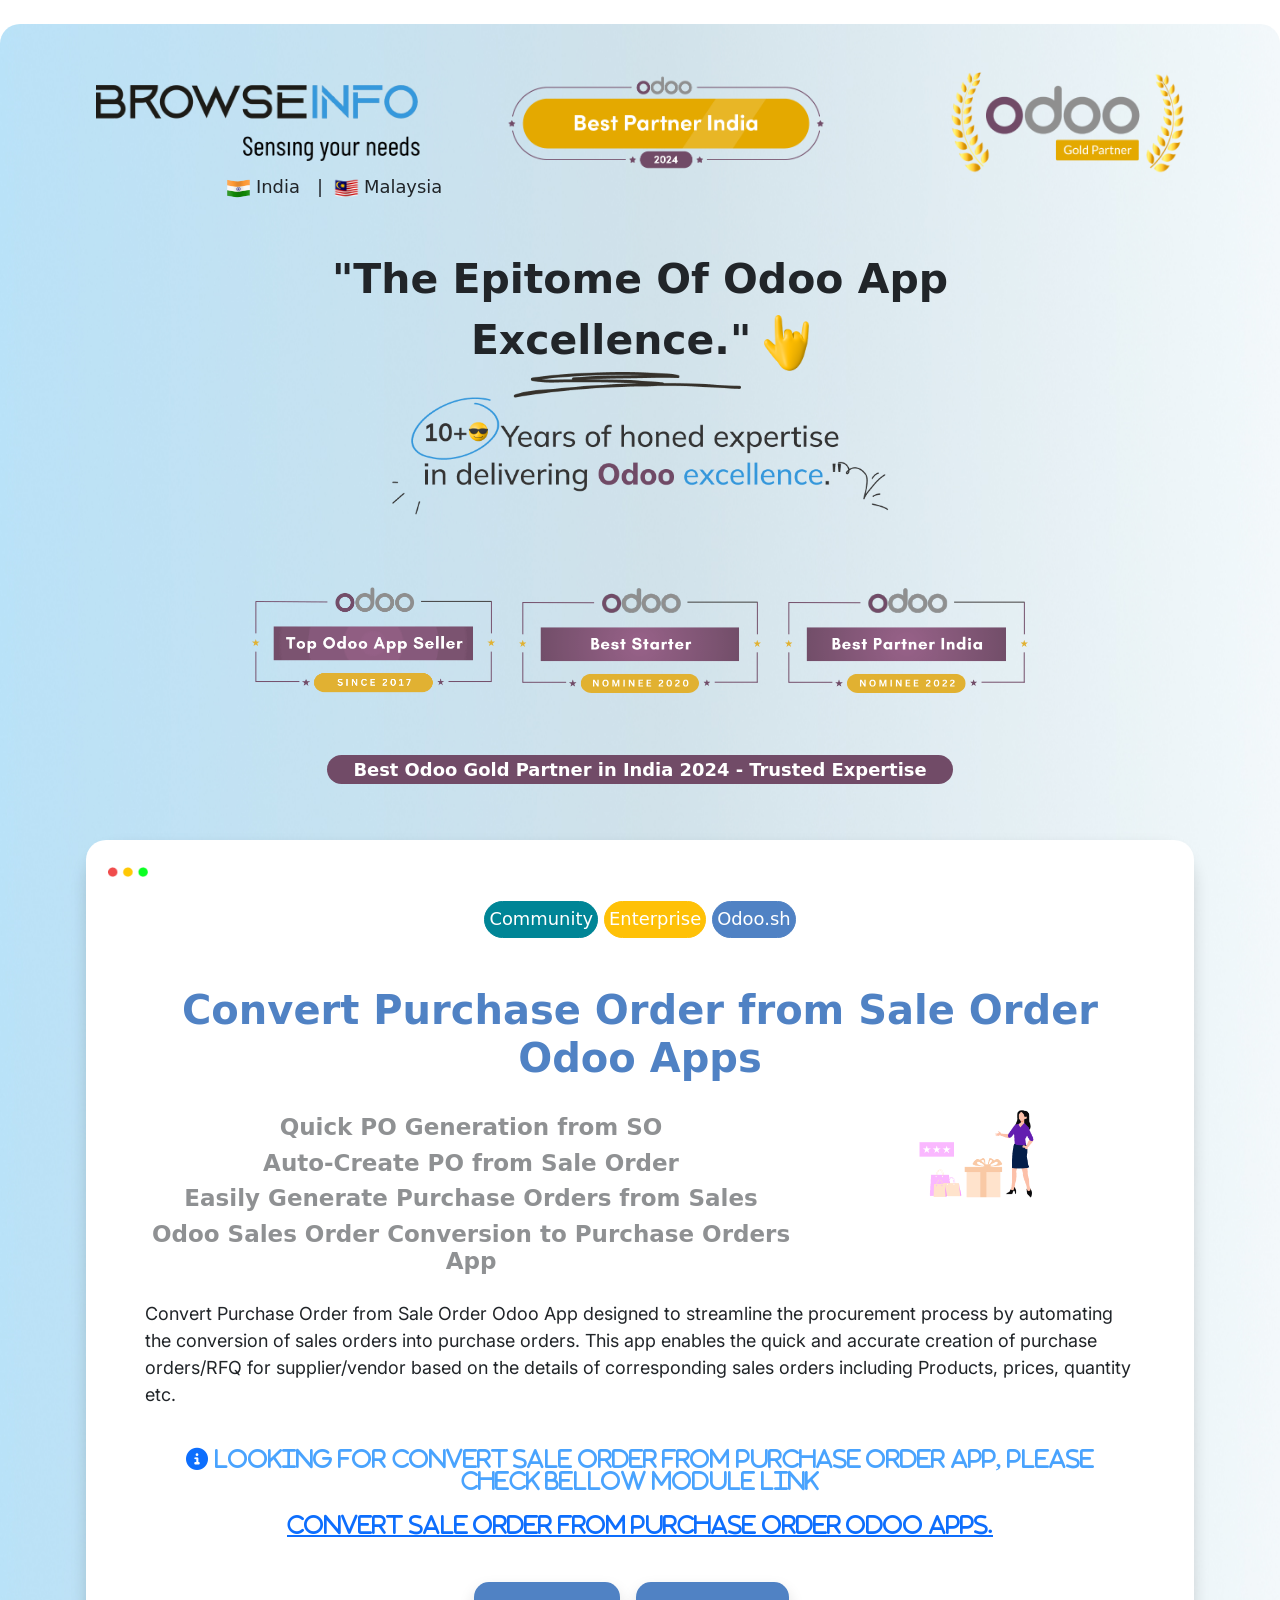
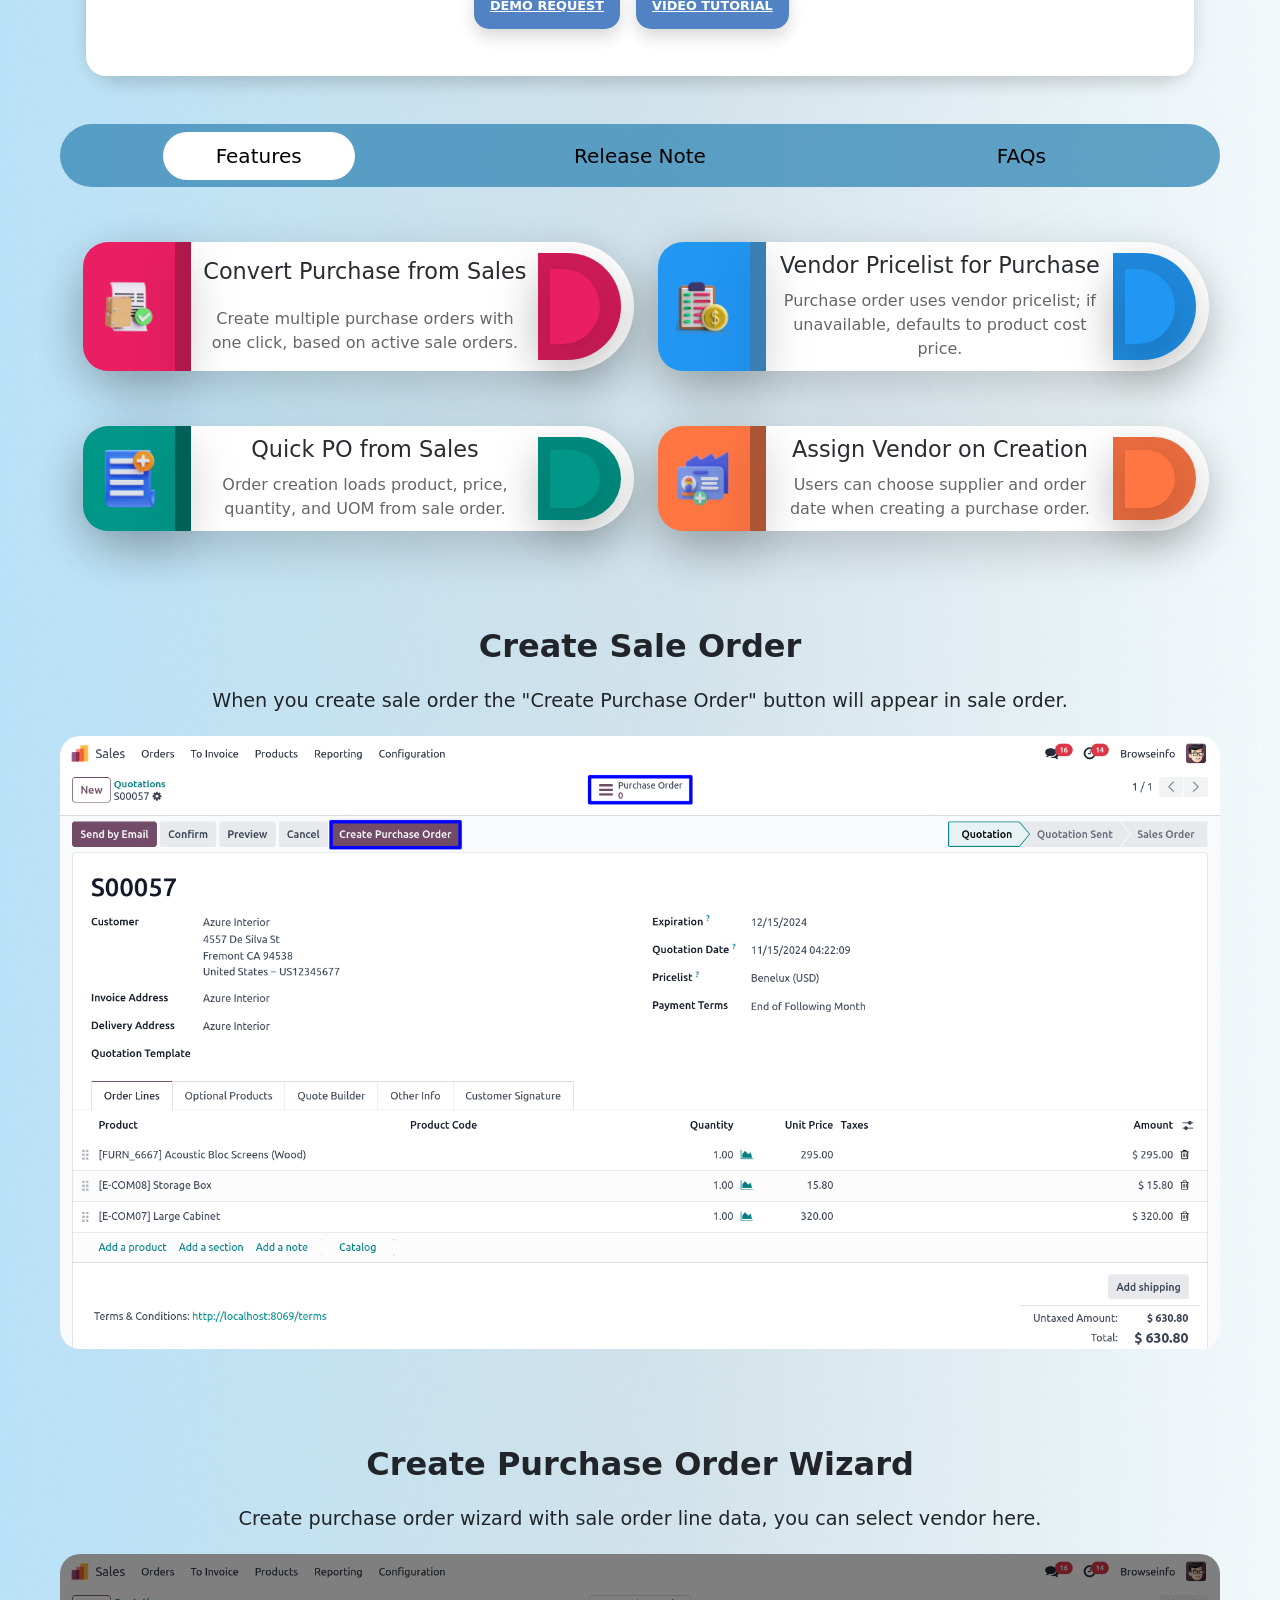
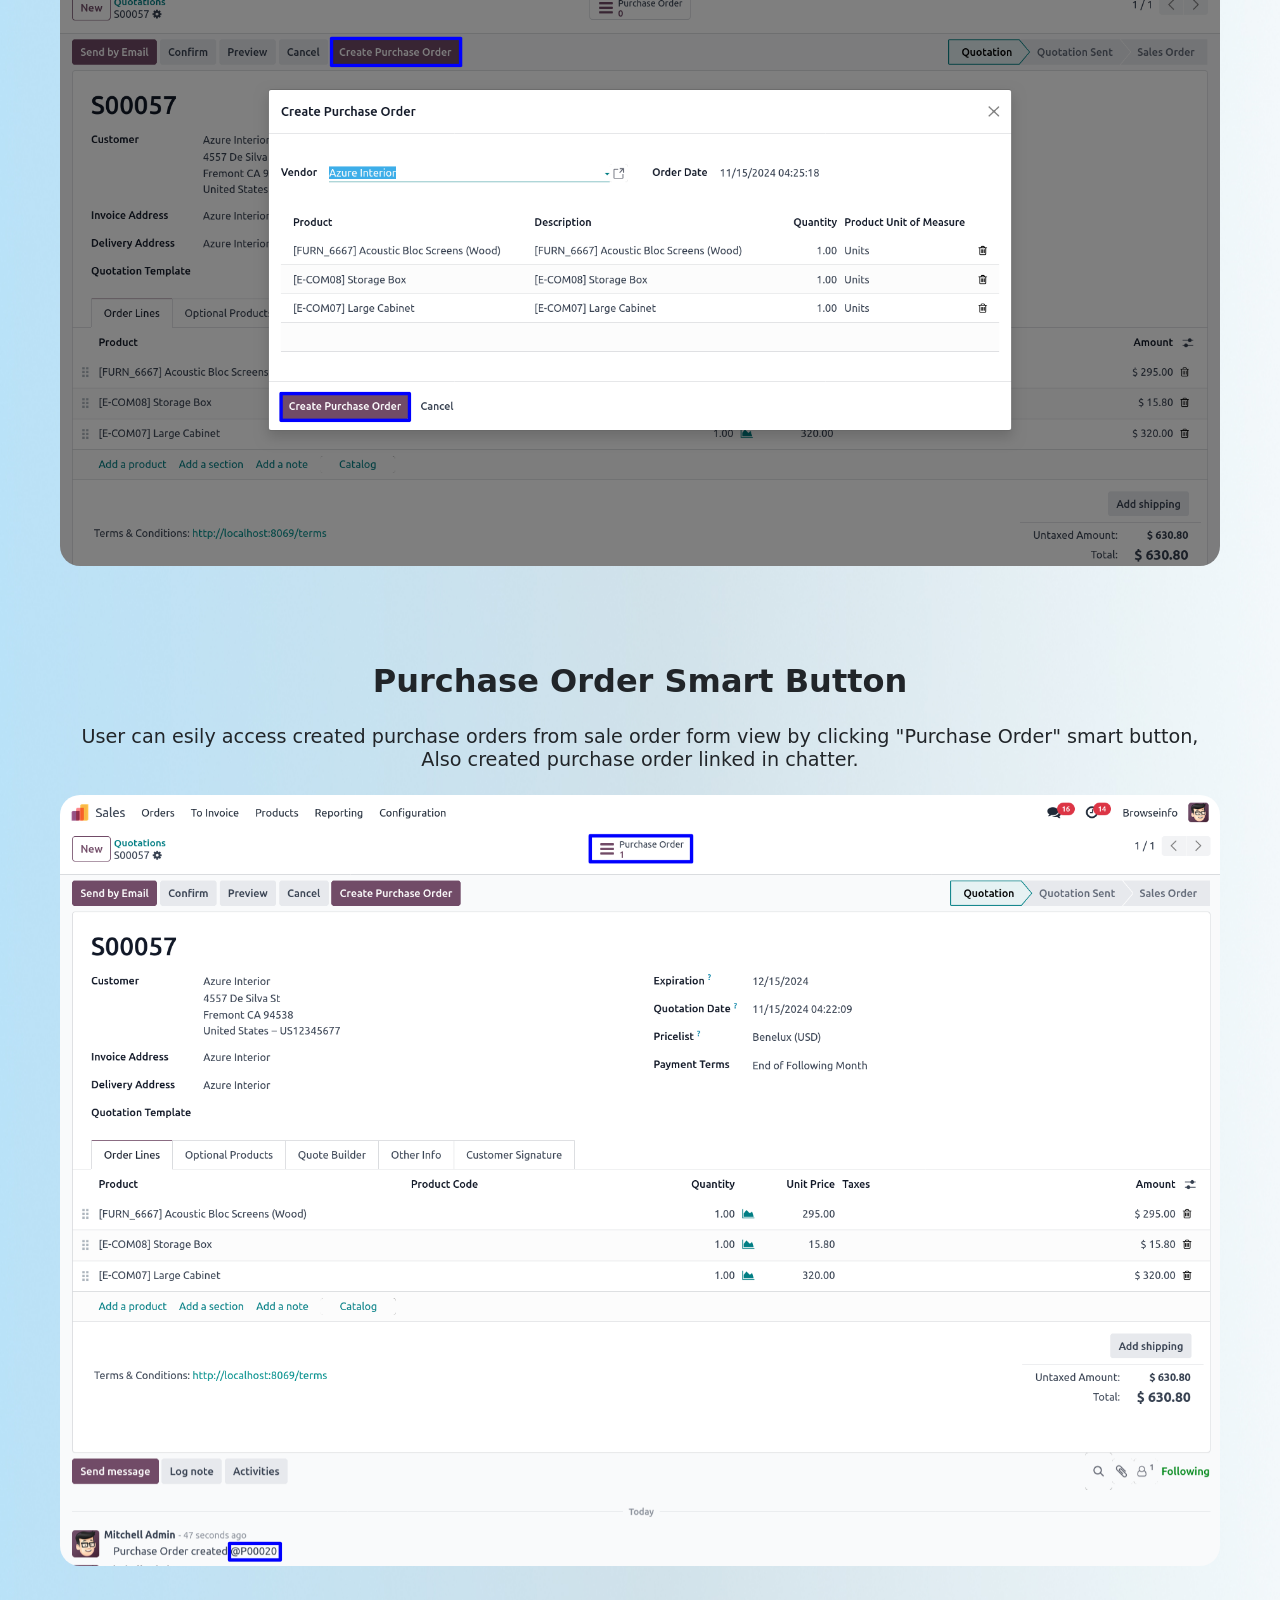
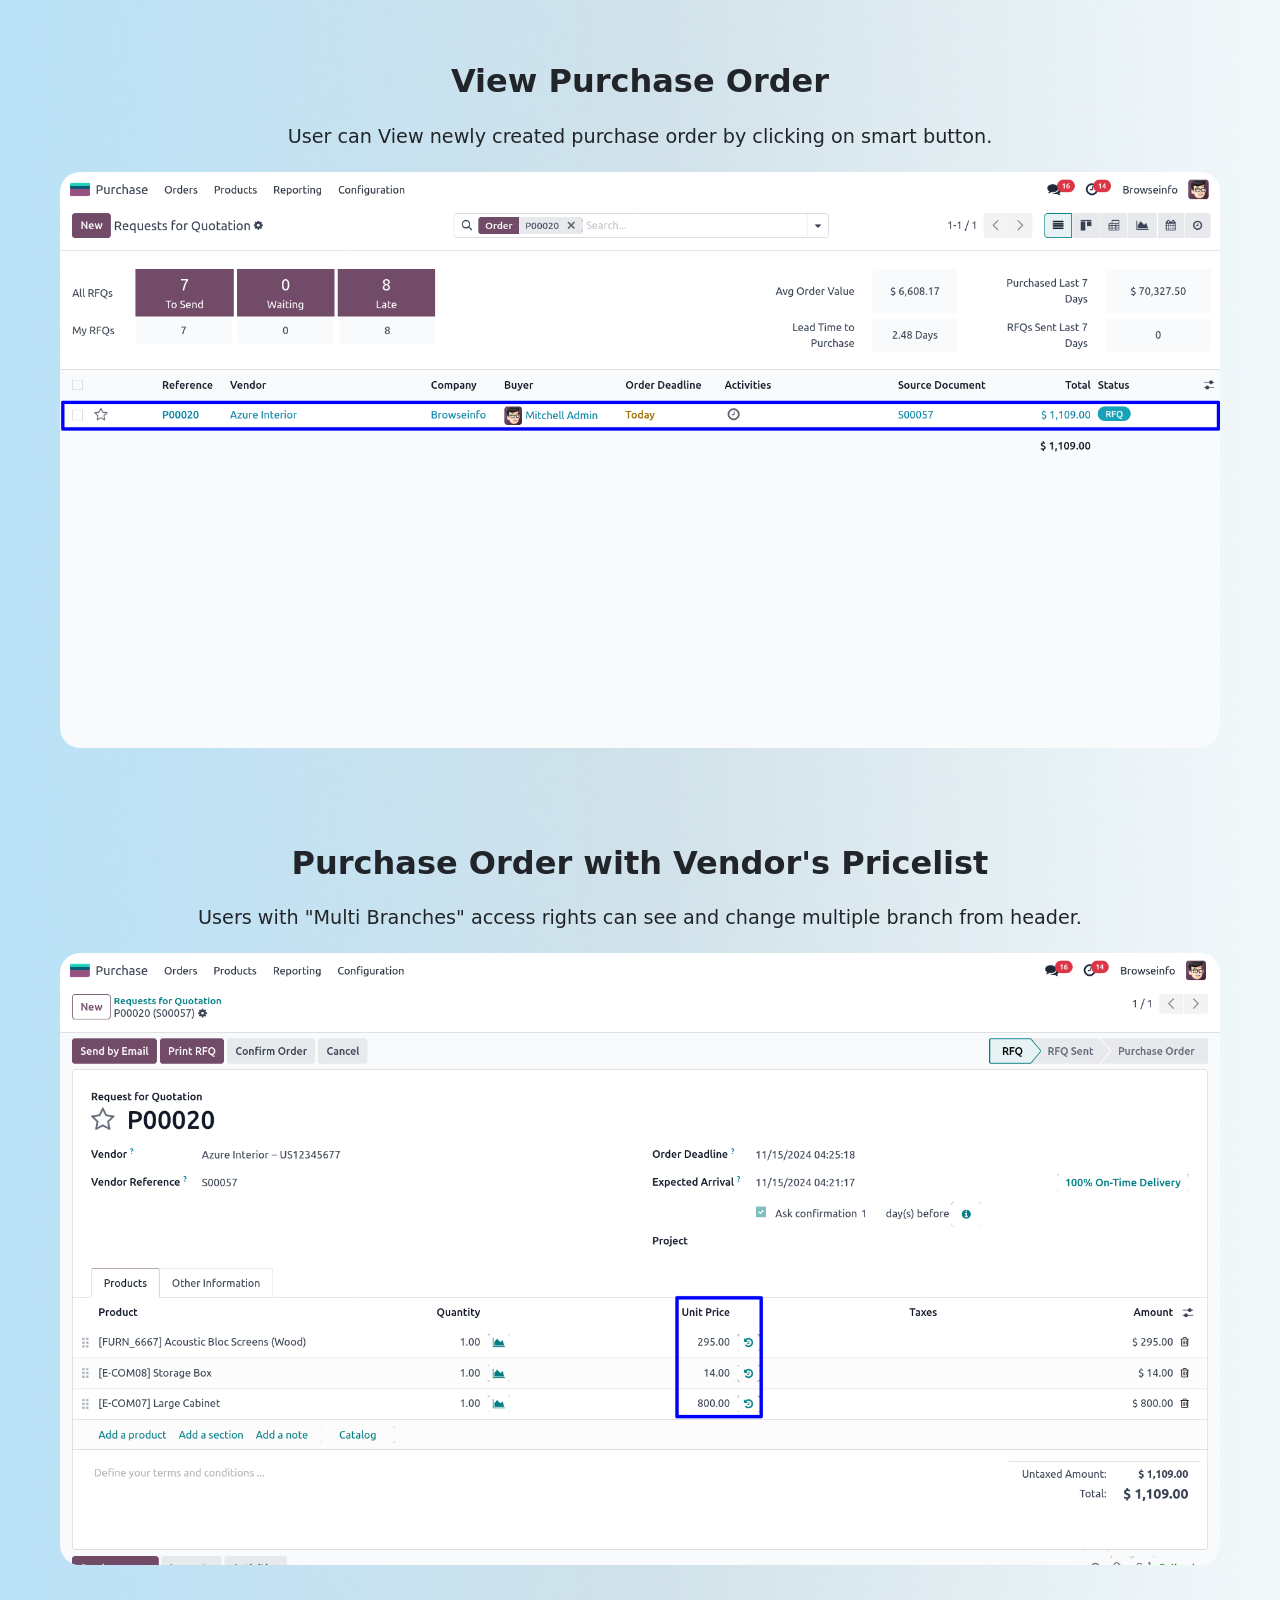
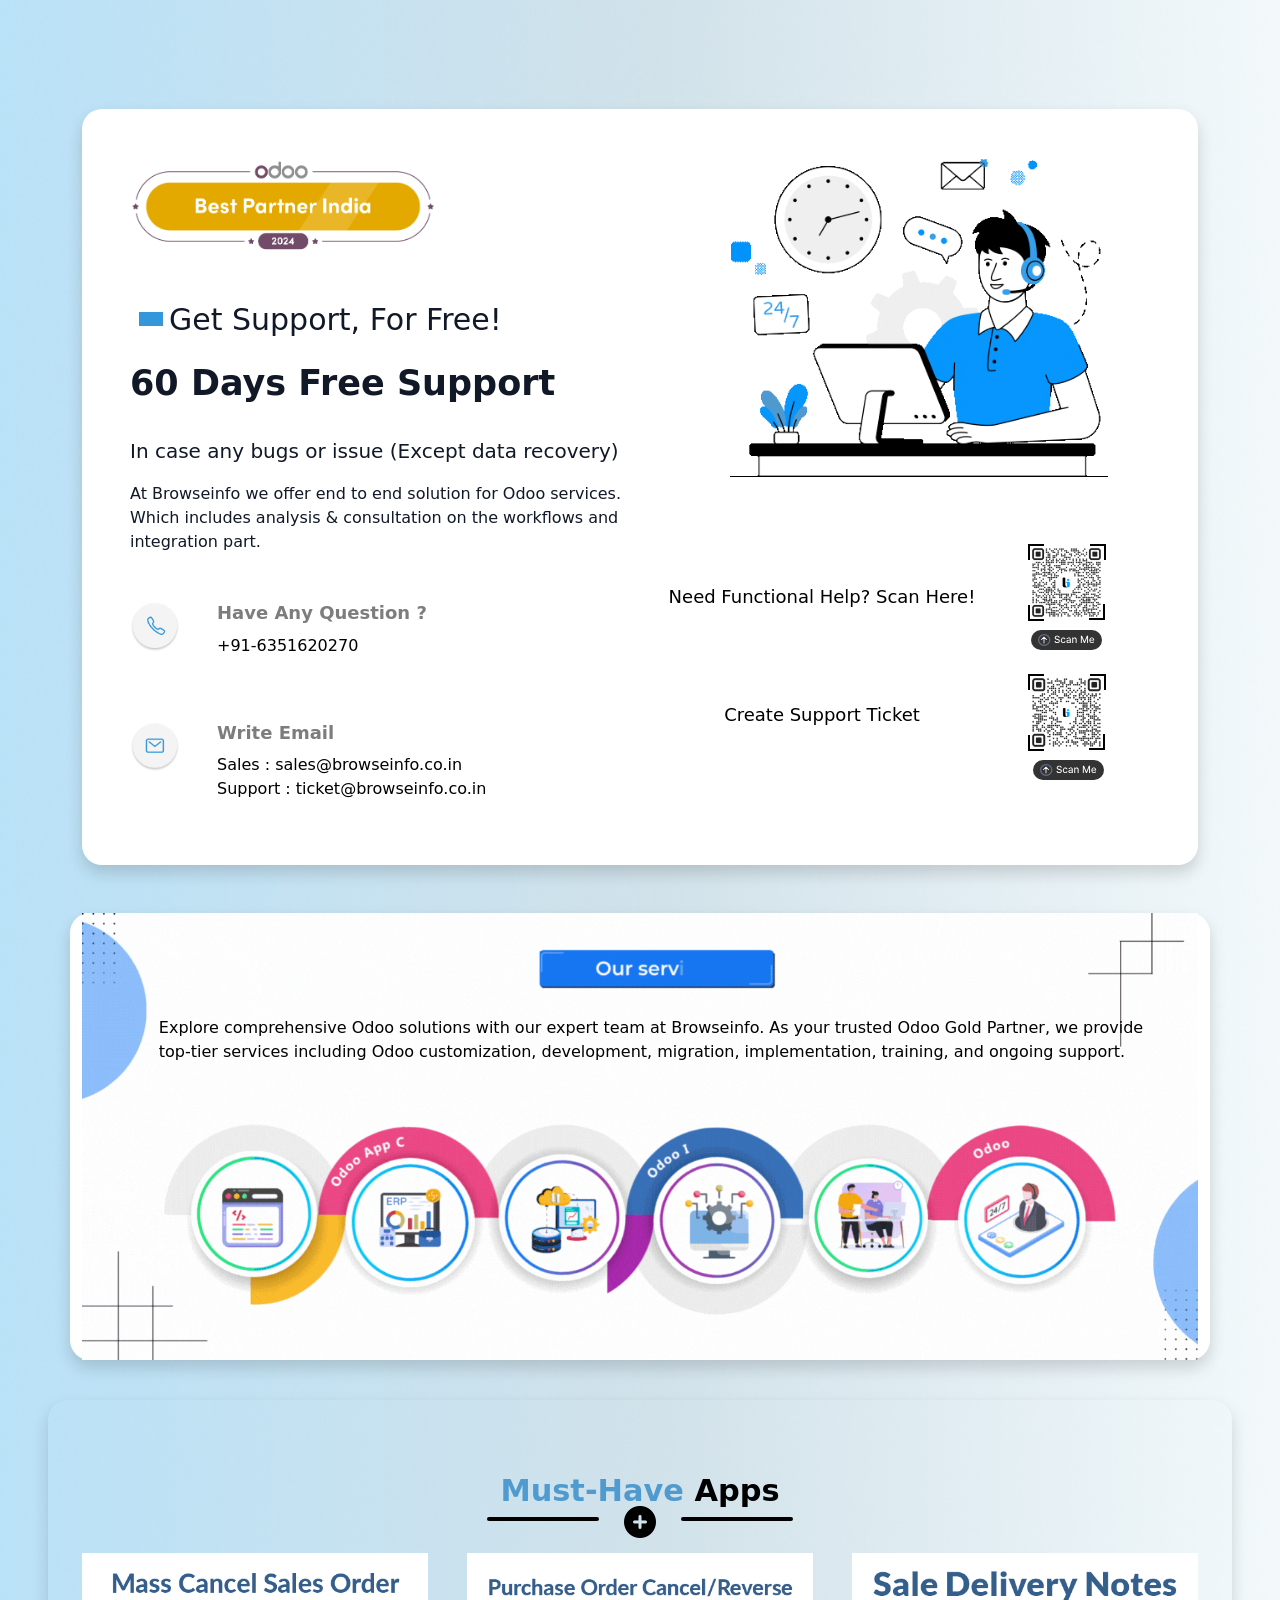
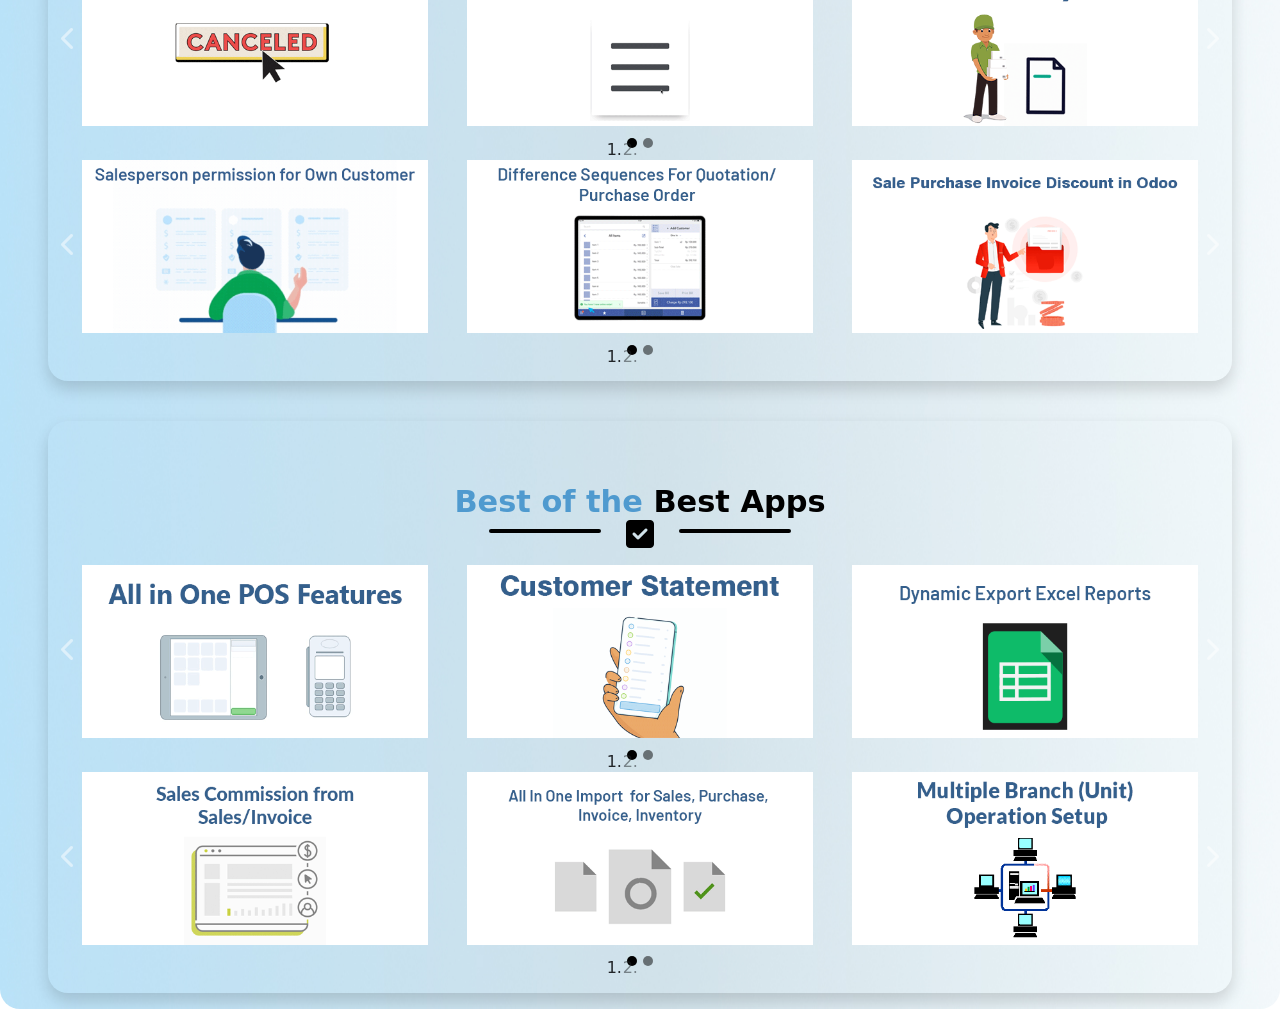
<file: bi_convert_purchase_from_sales/static/description/index.html>
<!doctype html>
<html lang="en">
    <head>
        <meta charset="utf-8">
        <meta name="viewport" content="width=device-width, initial-scale=1">
        <link href="https://cdn.jsdelivr.net/npm/bootstrap@5.0.2/dist/css/bootstrap.min.css" rel="stylesheet" integrity="sha384-EVSTQN3/azprG1Anm3QDgpJLIm9Nao0Yz1ztcQTwFspd3yD65VohhpuuCOmLASjC" crossorigin="anonymous">
        <link href='https://fonts.googleapis.com/css?family=Inter' rel='stylesheet'>
        <link rel="stylesheet" href="https://cdnjs.cloudflare.com/ajax/libs/font-awesome/6.5.0/css/all.min.css" integrity="sha512-..." crossorigin="anonymous" referrerpolicy="no-referrer"/>
        <script type="text/javascript" src="https://cdnjs.cloudflare.com/ajax/libs/twitter-bootstrap/5.1.1/js/bootstrap.min.js"></script>
    </head>
    <body>
        <section>
            <div class="bg-white mt-4">
                <div class="position-relative overflow-hidden" style="border-radius:20px;">
                    <img src="assets/main_background.jpg" alt="Snow" class="h-100 w-100 position-absolute" loading="lazy">
                    <br><br>

                    <!-- Header Logo -->
                    <div style="text-align: center;">
                        <div class="position-relative">
                            <img src="assets/bi_header_logo.png" alt="Odoo Gold Partner" style="width: 85%;"/>
                            <img src="assets/best_partner.png" alt="Odoo Best Partner" class="position-absolute" style="width: 25%; margin-left: -53%;"/>
                        </div>
                        <div class="row">
                            <div class="col-6 zn-0 position-relative" style="margin-left: 20px;">
                                <img src="assets/in_flag.gif" style="width: 4%;"/>
                                <span style="font-size: 1.4vw;">India&#160;&#160;&#160;|&#160;</span>
                                <img src="assets/ml_flag.gif" style="width: 4%;"/>
                                <span style="font-size: 1.4vw;">Malaysia</span>
                            </div>
                        </div>
                    </div>
                    <div>
                        <div class="text-center position-relative justify-content-center d-flex mt-5">
                            <div class="col-6">
                                <span style="font-size: 3.2vw;">
                                    <b>"The Epitome Of Odoo App Excellence."</b>
                                    <img src="assets/yoyo.png" style="width: 7%;"/>
                                </span>
                            </div>
                        </div>
                        <img src="assets/Header_Banner.png" class="position-relative mb-3 d-block" alt="Browseinfo" style="margin:0px auto; width: 40%;"/>
                    </div>
                    <div class="container position-relative" style="width: 70%;">
                        <div class="row p-lg-5 p-md-3 p-sm-1 pt-0">
                            <div class="col-4 zn-1">
                                <img class="w-100" src="assets/1.png">
                            </div>
                            <div class="col-4 zn-1">
                                <img class="w-100" src="assets/2.svg">
                            </div>
                            <div class="col-4 zn-1">
                                <img class="w-100" src="assets/3.svg">
                            </div>
                        </div>
                        <div class="text-center pb-lg-4 pb-md-2 pb-sm-1">
                            <span class="p-1 text-white" style="font-size: 1.4vw; border-radius: 15px; background-color: #714B67; padding: 0.5% 3% 0.5% 3% !important;">
                                <b>Best Odoo Gold Partner in India 2024 - Trusted Expertise</b>
                            </span>
                        </div>
                    </div>
                    <div class="row position-relative pt-lg-3 pb-lg-3 px-lg-5 p-md-4 d-flex w-100 gx-0">
                        <section class="bg-transparent">
                            <div class="container mt-3 px-3">
                                <div class="row shadow gx-0" style="border-radius: 35px;">
                                    <div style="border-radius: 20px; padding: 1%; background-color:#fff;">
                                        <img src="assets/web_icon.png" alt="Browseinfo" class="mt-3" style="margin-left: 1%; width: 40px;">

                                        <!-- App Description -->
                                        <div class="mt-lg-4 text-center">
                                            <div class="row px-lg-5 px-2">
                                                <div class="col-12 pb-lg-5 pb-3 d-flex justify-content-center">
                                                    <div class="d-flex justify-content-center" style="width: 45%;">
                                                        <div class="text-center p-1" style="border:1px solid #008596; font-size: 1.4vw; color:#fff; margin:0 3px; border-radius: 20px; background-color: #008596;">
                                                            <span>Community</span>
                                                        </div>
                                                        <div class="text-center p-1" style="border:1px solid #FFC107; font-size: 1.4vw; color:#fff; margin:0 3px; border-radius: 20px; background-color: #FFC107;">
                                                            <span>Enterprise</span>
                                                        </div>
                                                        <div class="text-center p-1" style="border:1px solid #5082c4; font-size: 1.4vw; color:#fff; margin: 0 3px; border-radius: 20px; background-color: #5082c4;">
                                                            <span>Odoo.sh</span>
                                                        </div>
                                                    </div>
                                                </div>
                                                <div class="col-12">
                                                    <h1 class="text-center mb-4" style="font-size: clamp(14px, 6vw, 40px); color: #5082c4; font-weight: bold;">
                                                        Convert Purchase Order from Sale Order Odoo Apps
                                                    </h1>
                                                </div>
                                                <div class="row gx-0 pb-3">
                                                    <div class="col-lg-8 col-12 align-content-center">
                                                        <div>
                                                            <h2 class="m-2 opacity-50" style="font-size: clamp(14px, 4vw, 23px);"><b>
                                                                Quick PO Generation from SO
                                                            </b></h2>
                                                            <h2 class="m-2 opacity-50" style="font-size: clamp(14px, 4vw, 23px);"><b>
                                                                Auto-Create PO from Sale Order
                                                            </b></h2>
                                                            <h3 class="m-2 opacity-50" style="font-size: clamp(14px, 4vw, 23px);"><b>
                                                                Easily Generate Purchase Orders from Sales
                                                            </b></h3>
                                                            <h3 class="m-2 opacity-50" style="font-size: clamp(14px, 4vw, 23px);"><b>
                                                                Odoo Sales Order Conversion to Purchase Orders App
                                                            </b></h3>
                                                        </div>
                                                    </div>
                                                    <div class="col-lg-4 col-12">
                                                        <img class="w-50" src="assets/sales.gif" alt="Browseinfo">
                                                    </div>
                                                </div>
                                                <p style="font-family:Inter; font-weight:normal; font-size:18px; text-align: left;">
                                                    Convert Purchase Order from Sale Order Odoo App designed to streamline the procurement process by automating the conversion of sales orders into purchase orders. This app enables the quick and accurate creation of purchase orders/RFQ for supplier/vendor based on the details of corresponding sales orders including Products, prices, quantity etc. 
                                                </p>

                                                 <h3 class="text-center mt-4" style="font-weight:bold; font-size:15px">
                                                    <span class="fa fa-info-circle text-primary" style="font-size:22px"/>
                                                    <span class="oe_slogan" style="color:#49a3fe; font-size:22px; font-style:normal; font-weight:bolder">
                                                         Looking for Convert Sale Order from Purchase Order App, Please check bellow module link
                                                        <br><br>
                                                        <strong>
                                                            <a href="https://apps.odoo.com/apps/modules/18.0/bi_convert_sales_from_purchase/" target="_blank">
                                                              Convert Sale Order from Purchase Order Odoo Apps.
                                                            </a>
                                                        </strong>
                                                    </span>
                                                </h3>

                                                <br><br>

                                               

                                                <!-- Demo & Video Button -->
                                                <div class="row">
                                                    <div class="col-6 text-lg-end p-lg-5 px-lg-2 pt-3 pb-3">
                                                        <a class="button shadow p-lg-3 p-2" target="_blank" href="mailto:sales@browseinfo.co.in?subject=Demo Request for  Convert Purchase Order from Sale Order Odoo Apps" style="border-radius:15px; font-weight:bold; color:#fff; background-color: #5082c4; font-size: clamp(10px, 1vw, 25px);">
                                                                DEMO REQUEST
                                                        </a>
                                                    </div>
                                                    <div class="col-6 text-lg-start p-lg-5 px-lg-2 pt-3 pb-3">
                                                        <a class="button shadow p-lg-3 p-2" target="_blank" href="https://youtu.be/wS4f9hEABxY?si=nARvgRE-rWxxaDwi" style="border-radius:15px; font-weight:bold; color:#fff; background-color: #5082c4; font-size: clamp(10px, 1vw, 25px);">
                                                                VIDEO TUTORIAL
                                                        </a>
                                                    </div>
                                                </div>
                                            </div>
                                        </div>
                                    </div>
                                </div>
                            </div>
                        </section>

                        <!-- Menu Bar -->
                        <section class="container mt-5 bg-transparent text-center">
                            <ul role="tablist" class="nav nav-tabs justify-content-around p-2 align-items-center" data-tabs="tabs" style="border:none; background-color: #3f8ebacf; border-radius: 35px; margin:0 auto;">
                                <li class="nav-item" style="width: max(100px, 15vw);">
                                    <a href="#feature_tab" data-bs-toggle="tab" aria-expanded="true" class="show nav-link active" style="font-size: clamp(14px, 4vw, 20px); border-radius:25px; color:#000; border:1px solid transparent">Features</a>
                                </li>
                                <li class="nav-item" style="width: max(100px, 15vw);">
                                    <a href="#release_note_tab" data-bs-toggle="tab" aria-expanded="true" class="show nav-link" style="font-size: clamp(14px, 4vw, 20px); border-radius:25px; color:#000; border:1px solid transparent">Release Note</a>
                                </li>
                                <li class="nav-item" style="width: max(100px, 15vw);">
                                    <a href="#faq_tab" data-bs-toggle="tab" aria-expanded="true" class="show nav-link" style="font-size: clamp(14px, 4vw, 20px); border-radius:25px; color:#000; border:1px solid transparent">FAQs</a>
                                </li>
                            </ul>

                            <div class="tab-content">
                                <!-- Features -->
                                <div id="feature_tab" class="tab-pane active">
                                    
                                    <!-- 1-2 -->
                                    <div class="row justify-content-between d-inline-flex ms-3 ms-md-0" style="width: 95%;">
                                        <div class="col-lg-6 col-sm-12 p-0 bg-white shadow-lg row" style="margin-top: 5%; border-radius: 15vw;">
                                            <div class="shadow-lg col-2 d-flex align-items-center justify-content-center gx-0" style="background-color: #E91E63; border-top-left-radius: 25px; border-bottom-left-radius: 25px;">
                                                <img src="features/order-confirmed.png" style="width: 60%;"/>
                                            </div>
                                            <div class="col-1 p-0 shadow-lg" style="background-color: #B0174B; width: 3%;">
                                            </div>
                                            <div class="col-6 d-grid align-items-center" style="padding: 10px; width: 63%;">
                                                <h2 style="color: #2A2C32; margin: 0; font-size: 1.4em;">
                                                    Convert Purchase from Sales 
                                                </h2>
                                                <p style="margin: 10px 0 0 0; color: #666; font-size: 1em;">
                                                    Create multiple purchase orders with one click, based on active sale orders.
                                                </p>
                                            </div>
                                            <div class="col-2 d-flex align-items-center shadow-lg" style="border-radius: 0px 150px 150px 0; background-color: #CF1B58; margin: 2% 0%; width: 15%;">
                                                <div class="circle1s shadow-lg" style="height: 70%; width: 85%; border-radius: 0px 100px 100px 0; background-color: #E91E63;"></div>
                                            </div>
                                        </div>

                                        <div class="col-lg-6 col-sm-12 p-0 bg-white shadow-lg row d-inline-flex" style="margin-top: 5%; border-radius: 15vw;">
                                            <div class="shadow-lg col-2 d-flex align-items-center justify-content-center gx-0" style="background-color: #2196F3; border-top-left-radius: 25px; border-bottom-left-radius: 25px;">
                                                <img src="features/price-list.png" style="width: 60%;"/>
                                            </div>
                                            <div class="col-1 p-0 shadow-lg" style="background-color: #3A7EB6; width: 3%;">
                                            </div>
                                            <div class="col-6 d-grid align-items-center" style="padding: 10px; width: 63%;">
                                                <h2 style="color: #2A2C32; margin: 0; font-size: 1.4em;">
                                                    Vendor Pricelist for Purchase
                                                </h2>
                                                <p style="margin: 10px 0 0 0; color: #666; font-size: 1em;">
                                                    Purchase order uses vendor pricelist; if unavailable, defaults to product cost price.
                                                </p>
                                            </div>
                                            <div class="col-2 d-flex align-items-center shadow-lg" style="border-radius: 0px 150px 150px 0; background-color: #1F89DD; margin: 2% 0%; width: 15%;">
                                                <div class="circle1s shadow-lg" style="height: 70%; width: 85%; border-radius: 0px 100px 100px 0; background-color: #2196F3;"></div>
                                            </div>
                                        </div>
                                    </div>

                                    <!-- 3-4 -->
                                    
                                    <div class="row justify-content-between d-inline-flex ms-3 ms-md-0"  style="width: 95%;">
                                        <div class="col-lg-6 col-sm-12 p-0 bg-white shadow-lg row d-inline-flex" style="margin-top: 5%; border-radius: 15vw;">
                                            <div class="shadow-lg col-2 d-flex align-items-center justify-content-center" style="background-color: #009688; border-top-left-radius: 25px; border-bottom-left-radius: 25px;">
                                                <img src="features/add-document.png" style="width: 90%;"/>
                                            </div>
                                            <div class="col-1 p-0 shadow-lg" style="background-color: #016057; width: 3%;">
                                            </div>
                                            <div class="col-6 d-grid align-items-center" style="padding: 10px; width: 63%;">
                                                <h2 style="color: #2A2C32; margin: 0; font-size: 1.4em;">
                                                    Quick PO from Sales
                                                </h2>
                                                <p style="margin: 10px 0 0 0; color: #666; font-size: 1em;">
                                                     Order creation loads product, price, quantity, and UOM from sale order.
                                                </p>
                                            </div>
                                            <div class="col-2 d-flex align-items-center shadow-lg" style="border-radius: 0px 150px 150px 0; background-color: #008A7D; margin: 2% 0%; width: 15%;">
                                                <div class="circle1s shadow-lg" style="height: 70%; width: 85%; border-radius: 0px 100px 100px 0; background-color: #009688;"></div>
                                            </div>
                                        </div>

                                        <div class="col-lg-6 col-sm-12 p-0 bg-white shadow-lg row d-inline-flex" style="margin-top: 5%; border-radius: 15vw;">
                                            <div class="shadow-lg col-2 d-flex align-items-center justify-content-center" style="background-color: #FF7643; border-top-left-radius: 25px; border-bottom-left-radius: 25px;">
                                                <img src="features/add-user.png" style="width: 90%;"/>
                                            </div>
                                            <div class="col-1 p-0 shadow-lg" style="background-color: #AC5536; width: 3%;">
                                            </div>
                                            <div class="col-6 d-grid align-items-center" style="padding: 10px; width: 63%;">
                                                <h2 style="color: #2A2C32; margin: 0; font-size: 1.4em;">
                                                    Assign Vendor on Creation
                                                </h2>
                                                <p style="margin: 10px 0 0 0; color: #666; font-size: 1em;">
                                                    Users can choose supplier and order date when creating a purchase order.
                                                </p>
                                            </div>
                                            <div class="col-2 d-flex align-items-center shadow-lg" style="border-radius: 0px 150px 150px 0; background-color: #E96C3E; margin: 2% 0%; width: 15%;">
                                                <div class="circle1s shadow-lg" style="height: 70%; width: 85%; border-radius: 0px 100px 100px 0; background-color: #FF7643;"></div>
                                            </div>
                                        </div>
                                    </div>

                                    <!-- 5-6 -->


                                    <div class="row text-dark mt-5">
                                        <!-- 1 -->
                                        <div class="col-12 mt-5">
                                            <div>
                                                <h2>
                                                    <b>Create Sale Order</b>
                                                </h2>
                                                <p class="mt-4 h4" style="font-size: larger; font-weight: 300;">
                                                    When you create sale order the "Create Purchase Order" button will appear in sale order.
                                                </p>
                                            </div>
                                        </div>
                                        <div class="col-12 mt-3 mb-5 d-flex justify-content-center">
                                            <img class="w-100 p-lg-0 p-3" src="1.png" style="border-radius: 20px;">
                                        </div>
                                        <hr class="d-lg-none">

                                        <!-- 2 -->
                                        <div class="col-12 mt-5">
                                            <div>
                                                <h2>
                                                    <b>Create Purchase Order Wizard</b>
                                                </h2>
                                                <p class="mt-4 h4" style="font-size: larger; font-weight: 300;">
                                                    Create purchase order wizard with sale order line data, you can select vendor here.
                                                </p>
                                            </div>
                                        </div>
                                        <div class="col-12 mt-3 mb-5 d-flex justify-content-center">
                                            <img src="2.png" class="w-100 p-lg-0 p-3" style="border-radius: 20px;">
                                        </div>
                                        <hr class="d-lg-none">

                                         <div class="col-12 mt-5">
                                            <div>
                                                <h2>
                                                    <b>Purchase Order Smart Button</b>
                                                </h2>
                                                <p class="mt-4 h4" style="font-size: larger; font-weight: 300;">
                                                    User can esily access created purchase orders from sale order form view by clicking "Purchase Order" smart button, Also created purchase order linked in chatter. 
                                                </p>
                                            </div>
                                        </div>
                                        <div class="col-12 mt-3 mb-5 d-flex justify-content-center">
                                            <img src="3.png" class="w-100 p-lg-0 p-3" style="border-radius: 20px;">
                                        </div>
                                        <hr class="d-lg-none">
                                         <div class="col-12 mt-5">
                                            <div>
                                                <h2>
                                                    <b>View Purchase Order</b>
                                                </h2>
                                                <p class="mt-4 h4" style="font-size: larger; font-weight: 300;">
                                                    User can View newly created purchase order by clicking on smart button.
                                                </p>
                                            </div>
                                        </div>
                                        <div class="col-12 mt-3 mb-5 d-flex justify-content-center">
                                            <img src="4.png" class="w-100 p-lg-0 p-3" style="border-radius: 20px;">
                                        </div>
                                        <hr class="d-lg-none">
                                         <div class="col-12 mt-5">
                                            <div>
                                                <h2>
                                                    <b>Purchase Order with Vendor's Pricelist</b>
                                                </h2>
                                                <p class="mt-4 h4" style="font-size: larger; font-weight: 300;">
                                                    Users with "Multi Branches" access rights can see and change multiple branch from header.
                                                </p>
                                            </div>
                                        </div>
                                        <div class="col-12 mt-3 mb-5 d-flex justify-content-center">
                                            <img src="5.png" class="w-100 p-lg-0 p-3" style="border-radius: 20px;">
                                        </div>
                                        <hr class="d-lg-none">
                                    

                                    </div>
                                </div>

                                <!-- Release Note -->
                                <div id="release_note_tab" class="container tab-pane fade">
                                    <div class="" style="margin-top: 30px; border-radius: 20px;">
                                        <div class="col-12 px-0 pb-lg-5 position-relative overflow-hidden" style="border-radius: 20px;">
                                            <div class="row position-relative pt-lg-5 px-lg-5 pb-lg-3 p-md-4 p-3 mx-auto d-flex align-items-center" style="color: #333333; font-weight: 500; font-size: 16px; width: 95%;">
                                                <div class="container" style="max-width: 1320px;">
                                                    <div class="row" style="display: flex; flex-wrap: wrap; padding: 35px 35px;">
                                                        <!-- Version Start -->
                                                        <div class="row mb-3 pt-3 pb-3 text-center">
                                                            <div class="col-md-6 themed-grid-col">
                                                                <h3 class="mbr-section-subtitle mbr-fonts-style display-5" style="line-height: 139%; font-size: 1.5rem; word-break: break-word; word-wrap: break-word; font-weight: 400;">
                                                                    <strong style="font-weight: bold; line-height: 139%;"> Version : 
                                                                        <code style="font-size: 1.3rem; color: red;">
                                                                            18.0.0.0
                                                                        </code>
                                                                    </strong>
                                                                    <br>
                                                                    <span class="font-italic" style="font-style: italic;">
                                                                        30 October 2024
                                                                    </span>
                                                                </h3>
                                                            </div>
                                                            <div class="col-md-6 themed-grid-col">
                                                                <p style="font-style:normal; font-weight:normal; font-size:18px; line-height:162.5%; text-align:center; color:#000000">
                                                                    Initial release of the app.
                                                                </p>
                                                            </div>
                                                            <hr style="height: 0.3rem; width: 90%; color: black; margin-left: 75px;">
                                                        </div>
                                                        <!-- Version End -->
                                                        <div class="row mb-3 pt-3 pb-3 text-center">
                                                            <div class="col-md-6 themed-grid-col">
                                                                <h3 class="mbr-section-subtitle mbr-fonts-style display-5" style="line-height: 139%; font-size: 1.5rem; word-break: break-word; word-wrap: break-word; font-weight: 400;">
                                                                    <strong style="font-weight: bold; line-height: 139%;"> Version : 
                                                                        <code style="font-size: 1.3rem; color: red;">
                                                                            18.0.0.1
                                                                        </code>
                                                                    </strong>
                                                                    <br>
                                                                    <span class="font-italic" style="font-style: italic;">
                                                                        12 September 2025
                                                                    </span>
                                                                </h3>
                                                            </div>
                                                            <div class="col-md-6 themed-grid-col">
                                                                <p style="font-style:normal; font-weight:normal; font-size:18px; line-height:162.5%; text-align:center; color:#000000">
                                                                    Improved module to add the Section and Note from SO lines to PO lines.
                                                                </p>
                                                            </div>
                                                            <hr style="height: 0.3rem; width: 90%; color: black; margin-left: 75px;">
                                                        </div>
                                                    </div>
                                                </div>
                                            </div>
                                        </div>
                                    </div>
                                </div>


                                <!-- FAQs -->
                                <div id="faq_tab" class="container tab-pane fade">
                                    <div id="faq" style="margin-top:40px; border-radius:20px">
                                        <div class="col-12 px-0 pb-lg-5 position-relative overflow-hidden" style="border-radius:20px;">
                                            <div class="row position-relative px-lg-5 pb-lg-3 p-md-4 p-3 mx-auto d-flex align-items-center" style="color:#333333; font-weight:500; font-size:16px; width:95%">
                                                <div class="container" style="max-width: 1320px;">
                                                    <div class="m-4">
                                                        <div class="accordion" id="bi_faq">
                                                            <div class="accordion-item" style="background-color: transparent; border: none;">
                                                                <h2 class="accordion-header" id="faq_one">
                                                                    <a class="accordion-button collapsed" data-bs-toggle="collapse" data-bs-target="#faq_one_ans" aria-expanded="false" aria-controls="faq_one_ans" style="background-color: transparent;text-decoration: none !important;">
                                                                        <span style="font-style:normal; font-weight:normal; font-size:18px; line-height:162.5%; text-align:center; color:#000000"> Can I Use this module with Odoo Online ? </span>
                                                                    </a>
                                                                </h2>
                                                                <div id="faq_one_ans" class="accordion-collapse collapse" data-parent="#accordion" aria-labelledby="faq_one">
                                                                    <div class="accordion-body" style=" font-style:normal; font-weight:normal; font-size:18px; line-height:162.5%; color:#000000; background: #ffff;text-align: left;"> This Odoo app can not be used with Odoo Online (SaaS). </div>
                                                                </div>
                                                            </div>
                                                            <div class="accordion-item" style="background-color: transparent;     border: none;">
                                                                <h2 class="accordion-header" id="faq_two">
                                                                    <a class="accordion-button collapsed" data-bs-toggle="collapse" data-bs-target="#faq_two_ans" aria-expanded="false" aria-controls="faq_two_ans" style="background-color: transparent !important; text-decoration: none !important;">
                                                                        <span style="font-style:normal; font-weight:normal; font-size:18px; line-height:162.5%; text-align:center; color:#000000">Do I got free support when I buy an App ? </span>
                                                                    </a>
                                                                </h2>
                                                                <div id="faq_two_ans" class="accordion-collapse collapse" data-parent="#accordion" aria-labelledby="faq_two">
                                                                    <div class="accordion-body" style=" font-style:normal; font-weight:normal; font-size:18px; line-height:162.5%; color:#000000; background: #ffff;text-align: left;"> Yes, <strong> 60 Days Free Support</strong> Is provided with module in case any bug or issue with module. </div>
                                                                </div>
                                                            </div>
                                                            <div class="accordion-item" style="background-color: transparent;     border: none;">
                                                                <h2 class="accordion-header" id="faq_three">
                                                                    <a class="accordion-button collapsed" data-bs-toggle="collapse" data-bs-target="#faq_three_ans" aria-expanded="false" aria-controls="faq_three_ans" style="background-color: transparent !important; text-decoration: none !important;">
                                                                        <span style="font-style:normal; font-weight:normal; font-size:18px; line-height:162.5%; text-align:center; color:#000000"> Do I have to buy module for each version ? </span>
                                                                    </a>
                                                                </h2>
                                                                <div id="faq_three_ans" class="accordion-collapse collapse" data-parent="#accordion" aria-labelledby="faq_three">
                                                                    <div class="accordion-body" style=" font-style:normal; font-weight:normal; font-size:18px; line-height:162.5%; color:#000000; background: #ffff; text-align: left;">
                                                                        <strong>Yes,</strong> Starting version 13.0, Every version of the module is sold separately.
                                                                    </div>
                                                                </div>
                                                            </div>
                                                            <div class="accordion-item" style="background-color: transparent;     border: none;">
                                                                <h2 class="accordion-header" id="faq_four">
                                                                    <a class="accordion-button collapsed" data-bs-toggle="collapse" data-bs-target="#faq_four_ans" aria-expanded="false" aria-controls="faq_four_ans" style="    background-color: transparent !important; text-decoration: none !important;">
                                                                        <span style="font-style:normal; font-weight:normal; font-size:18px; line-height:162.5%; text-align:center; color:#000000"> How can I install the module I bought ? </span>
                                                                    </a>
                                                                </h2>
                                                                <div id="faq_four_ans" class="accordion-collapse collapse" data-parent="#accordion" aria-labelledby="faq_four">
                                                                    <div class="accordion-body" style=" font-style:normal; font-weight:normal; font-size:18px; line-height:162.5%; color:#000000; background: #ffff; text-align: left;"> You need to copy paste the module that is inside the zip file to your addons folder. If you are installing the module into an existing database, you need to enable the Technical Features to click on Apps > Update Modules List. Your new module will now appear in the list of modules that you can install. </div>
                                                                </div>
                                                            </div>
                                                            <div class="accordion-item" style="    background-color: transparent; border: none;">
                                                                <h2 class="accordion-header" id="faq_five">
                                                                    <a class="accordion-button collapsed" data-bs-toggle="collapse" data-bs-target="#faq_five_ans" aria-expanded="false" aria-controls="faq_five_ans" style="    background-color: transparent !important; text-decoration: none !important;">
                                                                        <span style="font-style:normal; font-weight:normal; font-size:18px; line-height:162.5%; text-align:center; color:#000000"> The module I bought doesn't work, What should I do ? </span>
                                                                    </a>
                                                                </h2>
                                                                <div id="faq_five_ans" class="accordion-collapse collapse" data-parent="#accordion" aria-labelledby="faq_five">
                                                                    <div class="accordion-body" style="font-style:normal; font-weight:normal; font-size:18px; line-height:162.5%; color:#000000; background: #ffff; text-align: left;"> Please raise your ticket to use on <a href="mailto:ticket@browseinfo.co.in" style="color:blue;">
                                                                            <strong>ticket@browseinfo.co.in</strong>
                                                                        </a> We will back to you shortly. </div>
                                                                </div>
                                                            </div>
                                                        </div>
                                                    </div>
                                                </div>
                                            </div>
                                        </div>
                                    </div>
                                </div>
                            </div>
                        </section>

                        <!-- Support -->
                        <section class="mt-5 bg-transparent">
                            <div class="container">
                                <div class="gx-0 row shadow mt-5 bg-white" style="border-radius: 20px;">
                                    <div class="col-lg-6 col-sm-12 ps-5" style="text-align: left;">
                                        <div class="mt-5">
                                            <img src="assets/best_partner.png" style="width: 60%;">
                                        </div>
                                        <div class="row mt-5">
                                            <div class="rectangle" style="text-align: right; height: 14px; width: 2px; background-color: #3497DB; margin-top: 10px; margin-left: 21px;"></div>
                                            <div class="col-10 mb-3">
                                                <h2 class="text-left" style="text-align: left; font-size: 30px; color: #111827; margin-left: -6px;">Get Support, For Free! </h2>
                                            </div>
                                        </div>
                                        <h2 class="text-left" style="font-weight: bold; font-size: 35px; color: #111827;"> 60 Days Free Support </h2>
                                        <br />
                                        <p class="detail-box lh-base" style="font-size: 20px; color: #111827;">In case any bugs or issue (Except data recovery)</p>
                                        <p class="detail-box lh-base" style="font-size: 16px; color: #111827;"> At Browseinfo we offer end to end solution for Odoo services. Which includes analysis & consultation on the workflows and integration part. </p>
                                        <div class="container mt-5 ps-0">
                                            <div class="row">
                                                <div class="col-2">
                                                    <img src="assets/call.png" width="50" height="50">
                                                </div>
                                                <div class="col-8" style="text-align: left;">
                                                    <h4 style="font-size: 18px;font-weight: 700;margin: 0 0 10px 0; color: #7D7D7D;">Have Any Question ?</h4>
                                                    <p style="color: black;">+91-6351620270</p>
                                                </div>
                                            </div>
                                            <div class="row mt-5 mb-5">
                                                <div class="col-2">
                                                    <img src="assets/mail.png" width="50" height="50">
                                                </div>
                                                <div class="col-8" style="text-align: left;">
                                                    <h4 style="font-size: 18px;font-weight: 700;margin: 0 0 10px 0; color: #7D7D7D;">Write Email</h4>
                                                    <p style="color: black;"> Sales : sales@browseinfo.co.in <br /> Support : ticket@browseinfo.co.in </p>
                                                </div>
                                            </div>
                                        </div>
                                    </div>
                                    <div class="col-lg-6 col-lg-6 text-center pb-5">
                                        <img src="assets/support_image.gif" style="width: 75%;">
                                        <br />
                                        <div class="row align-items-center mt-3">
                                            <div class="col-8">
                                                <span style="color: black; font-size: 18px;">Need Functional Help? Scan Here!</span>
                                            </div>
                                            <div class="col-4">
                                                <img src="assets/Functional_QR.svg" class="float-start h-auto img-fluid w-auto" style="">
                                            </div>
                                            <div class="w-100"></div>
                                            <div class="col-8">
                                                <span style="color: black; font-size: 18px;">Create Support Ticket</span>
                                            </div>
                                            <div class="col-4 mt-4">
                                                <img src="assets/Support_QR.svg" class="float-start h-auto img-fluid w-auto" style="">
                                            </div>
                                        </div>
                                    </div>
                                </div>
                            </div>
                        </section>

                       

                        <!-- Our Services -->
                        <section class="bg-transparent">
                            <div class="container">
                                <div class="row align-items-center shadow bg-white mt-5" style="border-radius: 20px; ">
                                    <img src="assets/BI_services.gif" alt="Snow" style="width:100%;">
                                    <div class="centered position-absolute d-lg-inline d-none" style="margin-bottom: 15%; color: black; text-wrap: balance; width: 90%; margin-left: 6%;">
                                        Explore comprehensive Odoo solutions with our expert team at Browseinfo. As your trusted Odoo Gold Partner, we provide top-tier services including Odoo customization, development, migration, implementation, training, and ongoing support.
                                    </div>
                                </div>
                            </div>
                        </section>


                        <!-- Must Have Apps -->
                        <section class="container shadow bg-transparent" style="background-color: #fafbff; padding: 15px; border-radius: 20px; margin-top: 40px !important;">
                            <br>
                            <br>
                            <div class="container align-items-center" style="margin-bottom:10px; margin-top: 10px;">
                                <h2 class="text-center" style="font-weight:bold; font-size:calc(1.1rem + 1vw); color:#4F9ACF;">
                                    Must-Have
                                    <span style="color:#000000; font-weight:600; font-size:calc(1.1rem + 1vw)">
                                        Apps
                                    </span>
                                </h2>
                                <div class="divider-custom justify-content-center d-flex w-100">
                                    <div class="divider-custom-line" style="width: 100%; max-width: 7rem; height: 0.25rem; background-color: #000000; border-radius: 1rem; border-color: #000000;"></div>
                                    <div style="font-size: 2rem; margin-top:-22px;" class="divider-custom-icon">
                                        <span style="display: inline-block; height: 1em; overflow: visible; vertical-align: -0.125em; padding-left: 25px; padding-right: 25px; color:black;" class="fa fa-plus-circle"></span>
                                    </div>
                                    <div style=" width: 100%; max-width: 7rem;height: 0.25rem; background-color: #000000;border-radius: 1rem; border-color: #000000;" class="divider-custom-line"></div>
                                </div>
                            </div>
                            <div id="RelatedAppCarouselOne" class="row carousel slide mt64 mb32" data-bs-ride="carousel" data-interval="80000">
                                <div class="carousel-inner text-center">
                                    <div class="carousel-item active">
                                        <div class="col-xs-12 col-sm-4 col-md-4 mb16 mt16" style="float:left">
                                            <a href="https://apps.odoo.com/apps/modules/18.0/bi_mass_cancel_sale/" target="_blank">
                                                <img src="related/bi_mass_cancel_sale.gif" style="width: 90%;">
                                            </a>
                                        </div>
                                        <div class="col-xs-12 col-sm-4 col-md-4 mb16 mt16" style="float:left">
                                            <a href="https://apps.odoo.com/apps/modules/18.0/bi_purchase_order_cancel/" target="_blank">
                                                <img src="related/bi_purchase_order_cancel.gif" style="width: 90%;">
                                            </a>
                                        </div>
                                        <div class="col-xs-12 col-sm-4 col-md-4 mb16 mt16" style="float:left">
                                            <a href="https://apps.odoo.com/apps/modules/18.0/bi_sales_delivery_notes/" target="_blank">
                                                <img src="related/bi_sales_delivery_notes.gif" style="width: 90%;">
                                            </a>
                                        </div>
                                    </div>
                                    <div class="carousel-item">
                                        <div class="col-xs-12 col-sm-4 col-md-4 mb16 mt16" style="float:left">
                                            <a href="https://apps.odoo.com/apps/modules/18.0/bi_purchase_custom_product_template/" target="_blank">
                                                <img src="related/bi_purchase_custom_product_template.gif" style="width: 90%;">
                                            </a>
                                        </div>
                                        <div class="col-xs-12 col-sm-4 col-md-4 mb16 mt16" style="float:left">
                                            <a href="https://apps.odoo.com/apps/modules/18.0/bi_purchase_delivery/" target="_blank">
                                                <img src="related/bi_purchase_delivery.gif" style="width: 90%;">
                                            </a>
                                        </div>
                                        <div class="col-xs-12 col-sm-4 col-md-4 mb16 mt16" style="float:left">
                                            <a href="https://apps.odoo.com/apps/modules/18.0/bi_purchase_order_merge/" target="_blank">
                                                <img src="related/bi_purchase_order_merge.gif" style="width: 90%;">
                                            </a>
                                        </div>
                                    </div>
                                    <a class="carousel-control-prev" href="#RelatedAppCarouselOne" data-bs-slide="prev" style="width:35px;">
                                        <span class="">
                                            <i class="fa fa-chevron-left" style="font-size:24px"></i>
                                        </span>
                                    </a>
                                    <a class="carousel-control-next" href="#RelatedAppCarouselOne" data-bs-slide="next" style="width:35px;">
                                        <span class="">
                                            <i class="fa fa-chevron-right" style="font-size:24px"></i>
                                        </span>
                                    </a>
                                </div>
                                <ol class="carousel-indicators position-relative" style="margin: 1% 0%;">
                                    <li data-bs-target="#RelatedAppCarouselOne" data-bs-slide-to="0" class="active" style="background-color: #000; width: 10px; border-radius: 15px; height: 10px; border-top: 0px; border-bottom: 0px;"></li>
                                    <li data-bs-target="#RelatedAppCarouselOne" data-bs-slide-to="1" style="background-color: #000; width: 10px; border-radius: 15px; height: 10px; border-top: 0px; border-bottom: 0px;"></li>
                                </ol>
                            </div>
                            <div id="RelatedAppCarouselTwo" class="row carousel slide mt64 mb32" data-bs-ride="carousel" data-interval="80000">
                                <div class="carousel-inner text-center">
                                    <div class="carousel-item active">
                                        <div class="col-xs-12 col-sm-4 col-md-4 mb16 mt16" style="float:left">
                                            <a href="https://apps.odoo.com/apps/modules/18.0/bi_sales_security/" target="_blank">
                                                <img src="related/bi_sales_security.gif" style="width: 90%;">
                                            </a>
                                        </div>
                                        <div class="col-xs-12 col-sm-4 col-md-4 mb16 mt16" style="float:left">
                                            <a href="https://apps.odoo.com/apps/modules/18.0/bi_purchase_order_sequence/" target="_blank">
                                                <img src="related/bi_purchase_order_sequence.gif" style="width: 90%;">
                                            </a>
                                        </div>
                                        <div class="col-xs-12 col-sm-4 col-md-4 mb16 mt16" style="float:left">
                                            <a href="https://apps.odoo.com/apps/modules/18.0/sale_purchase_invoice_discount/" target="_blank">
                                                <img src="related/sale_purchase_invoice_discount.gif" style="width: 90%;">
                                            </a>
                                        </div>
                                    </div>
                                    <div class="carousel-item">
                                        <div class="col-xs-12 col-sm-4 col-md-4 mb16 mt16" style="float:left">
                                            <a href="https://apps.odoo.com/apps/modules/18.0/bi_purchase_budget/" target="_blank">
                                                <img src="related/bi_purchase_budget.gif" style="width: 90%;">
                                            </a>
                                        </div>
                                        <div class="col-xs-12 col-sm-4 col-md-4 mb16 mt16" style="float:left">
                                            <a href="https://apps.odoo.com/apps/modules/18.0/bi_sales_different_number/" target="_blank">
                                                <img src="related/bi_sales_different_number.gif" style="width: 90%;">
                                            </a>
                                        </div>
                                        <div class="col-xs-12 col-sm-4 col-md-4 mb16 mt16" style="float:left">
                                            <a href="https://apps.odoo.com/apps/modules/18.0/bi_purchase_tripple_approval/" target="_blank">
                                                <img src="related/bi_purchase_tripple_approval.gif" style="width: 90%;">
                                            </a>
                                        </div>
                                    </div>
                                    <a class="carousel-control-prev" href="#RelatedAppCarouselTwo" data-bs-slide="prev" style="width:35px;">
                                        <span class="">
                                            <i class="fa fa-chevron-left" style="font-size:24px"></i>
                                        </span>
                                    </a>
                                    <a class="carousel-control-next" href="#RelatedAppCarouselTwo" data-bs-slide="next" style="width:35px;">
                                        <span class="">
                                            <i class="fa fa-chevron-right" style="font-size:24px"></i>
                                        </span>
                                    </a>
                                </div>
                                <ol class="carousel-indicators position-relative" style="margin: 1% 0%;">
                                    <li data-bs-target="#RelatedAppCarouselTwo" data-bs-slide-to="0" class="active" style="background-color: #000; width: 10px; border-radius: 15px; height:10px; border-top: 0px; border-bottom: 0px;"></li>
                                    <li data-bs-target="#RelatedAppCarouselTwo" data-bs-slide-to="1" style="background-color: #000; width: 10px; border-radius: 15px; height:10px; border-top: 0px; border-bottom: 0px;"></li>
                                </ol>
                            </div>
                        </section>


                        <!-- Best of the best Apps -->
                        <section class="container shadow bg-transparent" style="background-color: #fafbff; padding: 15px; border-radius: 20px; margin-top: 40px !important;">
                            <br>
                            <br>
                            <div class="container align-items-center" style="margin-bottom:10px;">
                                <h2 class="text-center" style="font-weight:bold; font-size:calc(1.1rem + 1vw); color:#4F9ACF;">
                                    Best of the
                                    <span style="color:#000000; font-weight:600; font-size:calc(1.1rem + 1vw)">
                                        Best Apps
                                    </span>
                                </h2>
                                <div class="divider-custom d-flex justify-content-center w-100">
                                    <div class="divider-custom-line" style=" width: 100%; max-width: 7rem; height: 0.25rem; background-color: #000000; border-radius: 1rem; border-color: #000000;"></div>
                                    <div style="font-size: 2rem; margin-top:-22px;" class="divider-custom-icon">
                                        <span style="display: inline-block; height: 1em; overflow: visible; vertical-align: -0.125em; padding-left: 25px; padding-right: 25px; color:black;" class="fa fa-check-square"></span>
                                    </div>
                                    <div style=" width: 100%; max-width: 7rem;height: 0.25rem; background-color: #000000;border-radius: 1rem; border-color: #000000;" class="divider-custom-line"></div>
                                </div>
                            </div>
                            <div id="DemandedAppCarouselOne" class="row carousel slide mt64 mb32" data-bs-ride="carousel" data-interval="80000">
                                <div class="carousel-inner text-center">
                                    <div class="carousel-item active">
                                        <div class="col-xs-12 col-sm-4 col-md-4 mb16 mt16" style="float:left">
                                            <a href="https://apps.odoo.com/apps/modules/18.0/pos_orders_all/" target="_blank">
                                                <img src="demanded/pos_orders_all.gif" style="width: 90%;">
                                            </a>
                                        </div>
                                        <div class="col-xs-12 col-sm-4 col-md-4 mb16 mt16" style="float:left">
                                            <a href="https://apps.odoo.com/apps/modules/18.0/bi_customer_overdue_statement/" target="_blank">
                                                <img src="demanded/bi_customer_overdue_statement.gif" style="width: 90%;">
                                            </a>
                                        </div>
                                        <div class="col-xs-12 col-sm-4 col-md-4 mb16 mt16" style="float:left">
                                            <a href="https://apps.odoo.com/apps/modules/18.0/generic_excel_reports/" target="_blank">
                                                <img src="demanded/generic_excel_reports.gif" style="width: 90%;">
                                            </a>
                                        </div>
                                    </div>
                                    <div class="carousel-item">
                                        <div class="col-xs-12 col-sm-4 col-md-4 mb16 mt16" style="float:left">
                                            <a href="https://apps.odoo.com/apps/modules/18.0/product_bundle_all/" target="_blank">
                                                <img src="demanded/product_bundle_all.gif" style="width: 90%;">
                                            </a>
                                        </div>
                                        <div class="col-xs-12 col-sm-4 col-md-4 mb16 mt16" style="float:left">
                                            <a href="https://apps.odoo.com/apps/modules/18.0/car_repair_industry/" target="_blank">
                                                <img src="demanded/car_repair_industry.gif" style="width: 90%;">
                                            </a>
                                        </div>
                                        <div class="col-xs-12 col-sm-4 col-md-4 mb16 mt16" style="float:left">
                                            <a href="https://apps.odoo.com/apps/modules/18.0/odoo_website_wallet/" target="_blank">
                                                <img src="demanded/odoo_website_wallet.gif" style="width: 90%;">
                                            </a>
                                        </div>
                                    </div>
                                    <a class="carousel-control-prev" href="#DemandedAppCarouselOne" data-bs-slide="prev" style="width:35px;">
                                        <span class="">
                                            <i class="fa fa-chevron-left" style="font-size:24px"></i>
                                        </span>
                                    </a>
                                    <a class="carousel-control-next" href="#DemandedAppCarouselOne" data-bs-slide="next" style="width:35px;">
                                        <span class="">
                                            <i class="fa fa-chevron-right" style="font-size:24px"></i>
                                        </span>
                                    </a>
                                </div>
                                <ol class="carousel-indicators position-relative" style="margin: 1% 0%;">
                                    <li data-bs-target="#DemandedAppCarouselOne" data-bs-slide-to="0" class="active" style="background-color: #000; width: 10px; border-radius: 15px; height:10px; border-top: 0px; border-bottom: 0px;"></li>
                                    <li data-bs-target="#DemandedAppCarouselOne" data-bs-slide-to="1" style="background-color: #000; width: 10px; border-radius: 15px; height:10px; border-top: 0px; border-bottom: 0px;"></li>
                                </ol>
                            </div>
                            <div id="DemandedAppCarouselTwo" class="row carousel slide mt64 mb32" data-bs-ride="carousel" data-interval="80000">
                                <div class="carousel-inner text-center">
                                    <div class="carousel-item active">
                                        <div class="col-xs-12 col-sm-4 col-md-4 mb16 mt16" style="float:left">
                                            <a href="https://apps.odoo.com/apps/modules/18.0/sales_commission_generic/" target="_blank">
                                                <img src="demanded/sales_commission_generic.gif" style="width: 90%;">
                                            </a>
                                        </div>
                                        <div class="col-xs-12 col-sm-4 col-md-4 mb16 mt16" style="float:left">
                                            <a href="https://apps.odoo.com/apps/modules/18.0/bi_generic_import/" target="_blank">
                                                <img src="demanded/bi_generic_import.gif" style="width: 90%;">
                                            </a>
                                        </div>
                                        <div class="col-xs-12 col-sm-4 col-md-4 mb16 mt16" style="float:left">
                                            <a href="https://apps.odoo.com/apps/modules/18.0/branch/" target="_blank">
                                                <img src="demanded/branch.gif" style="width: 90%;">
                                            </a>
                                        </div>
                                    </div>
                                    <div class="carousel-item">
                                        <div class="col-xs-12 col-sm-4 col-md-4 mb16 mt16" style="float:left">
                                            <a href="https://apps.odoo.com/apps/modules/18.0/bi_inter_company_transfer/" target="_blank">
                                                <img src="demanded/bi_inter_company_transfer.gif" style="width: 90%;">
                                            </a>
                                        </div>
                                        <div class="col-xs-12 col-sm-4 col-md-4 mb16 mt16" style="float:left">
                                            <a href="https://apps.odoo.com/apps/modules/18.0/bi_loyalty_generic/" target="_blank">
                                                <img src="demanded/bi_loyalty_generic.gif" style="width: 90%;">
                                            </a>
                                        </div>
                                        <div class="col-xs-12 col-sm-4 col-md-4 mb16 mt16" style="float:left">
                                            <a href="https://apps.odoo.com/apps/modules/18.0/margin/" target="_blank">
                                                <img src="demanded/margin.gif" style="width: 90%;">
                                            </a>
                                        </div>
                                    </div>
                                    <a class="carousel-control-prev" href="#DemandedAppCarouselTwo" data-bs-slide="prev" style="width:35px;">
                                        <span class="">
                                            <i class="fa fa-chevron-left" style="font-size:24px"></i>
                                        </span>
                                    </a>
                                    <a class="carousel-control-next" href="#DemandedAppCarouselTwo" data-bs-slide="next" style="width:35px;">
                                        <span class="">
                                            <i class="fa fa-chevron-right" style="font-size:24px"></i>
                                        </span>
                                    </a>
                                </div>
                                <ol class="carousel-indicators position-relative" style="margin: 1% 0%;">
                                    <li data-bs-target="#DemandedAppCarouselTwo" data-bs-slide-to="0" class="active" style="background-color: #000; width: 10px; border-radius: 15px; height:10px; border-top: 0px; border-bottom: 0px;"></li>
                                    <li data-bs-target="#DemandedAppCarouselTwo" data-bs-slide-to="1" style="background-color: #000; width: 10px; border-radius: 15px; height:10px; border-top: 0px; border-bottom: 0px;"></li>
                                </ol>
                            </div>
                        </section>
                    </div>
                </div>
            </div>
        </section>
    </body>
</html>
</file>
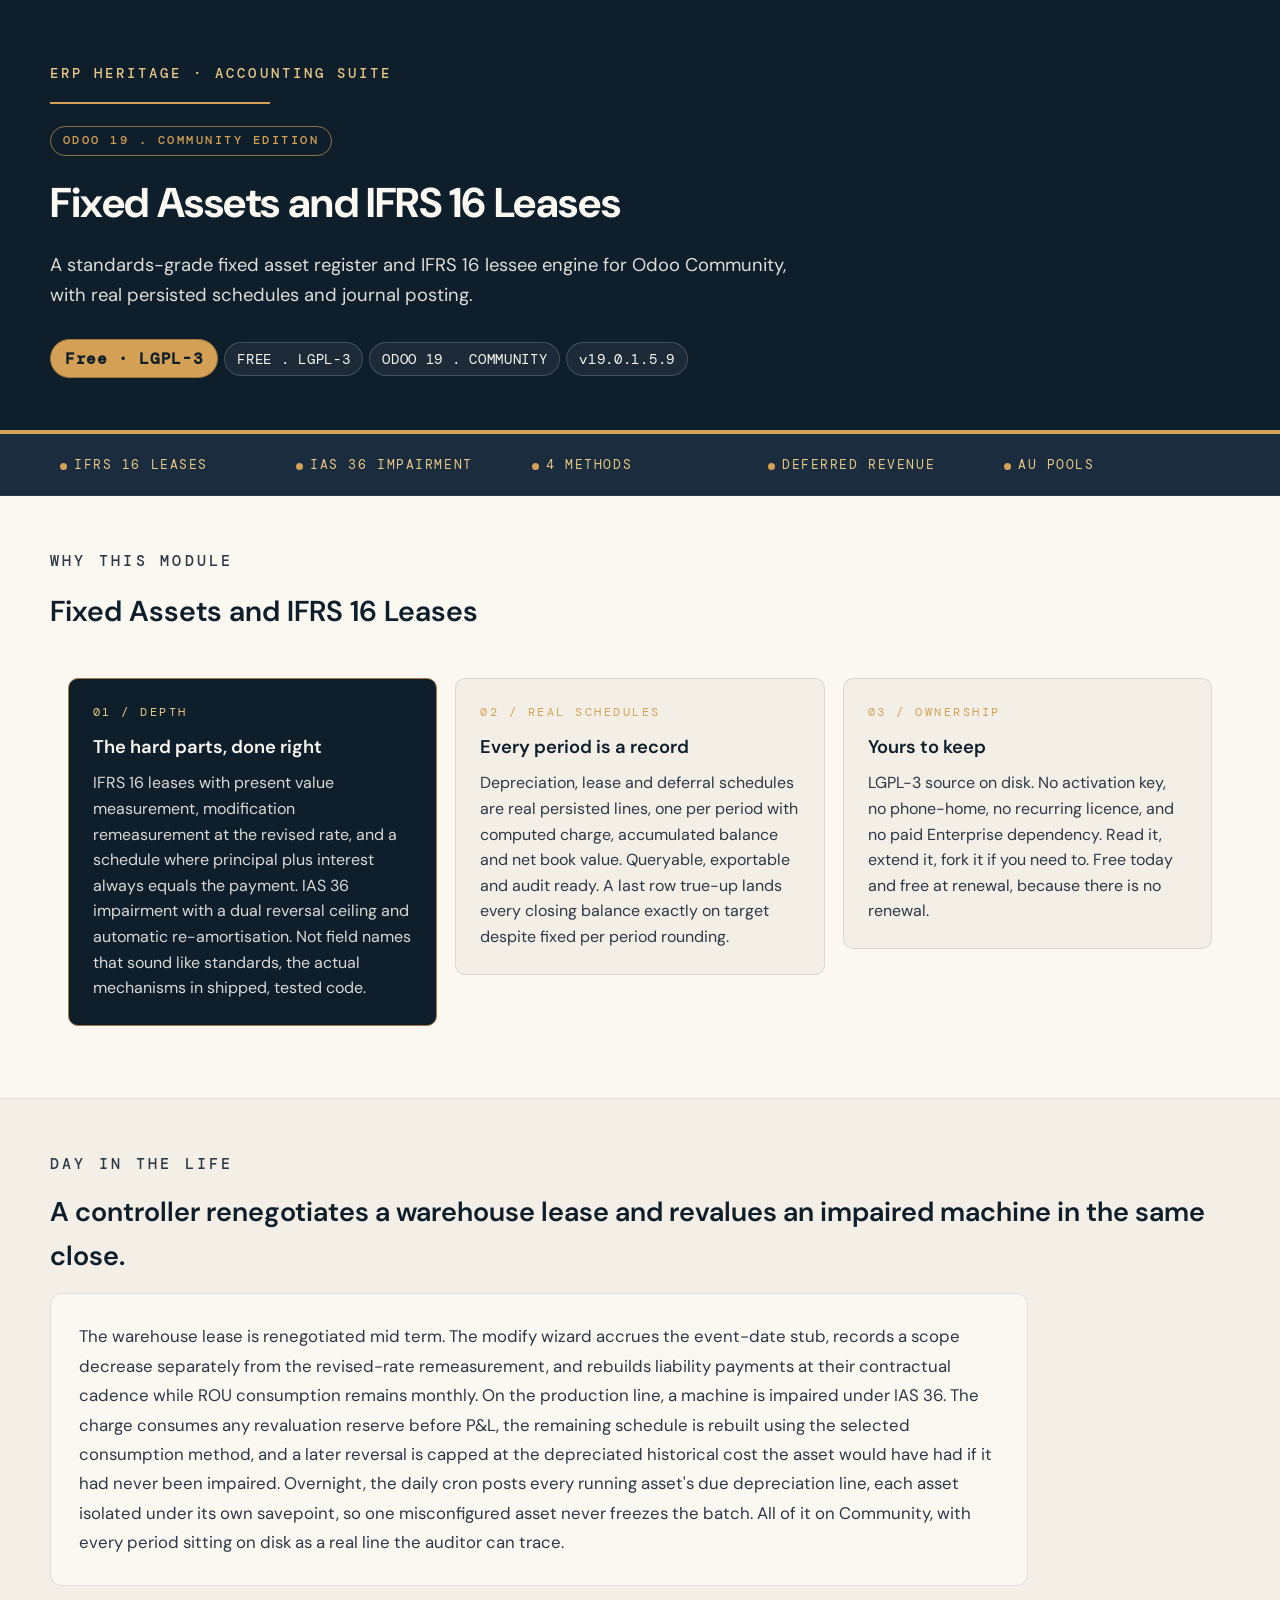
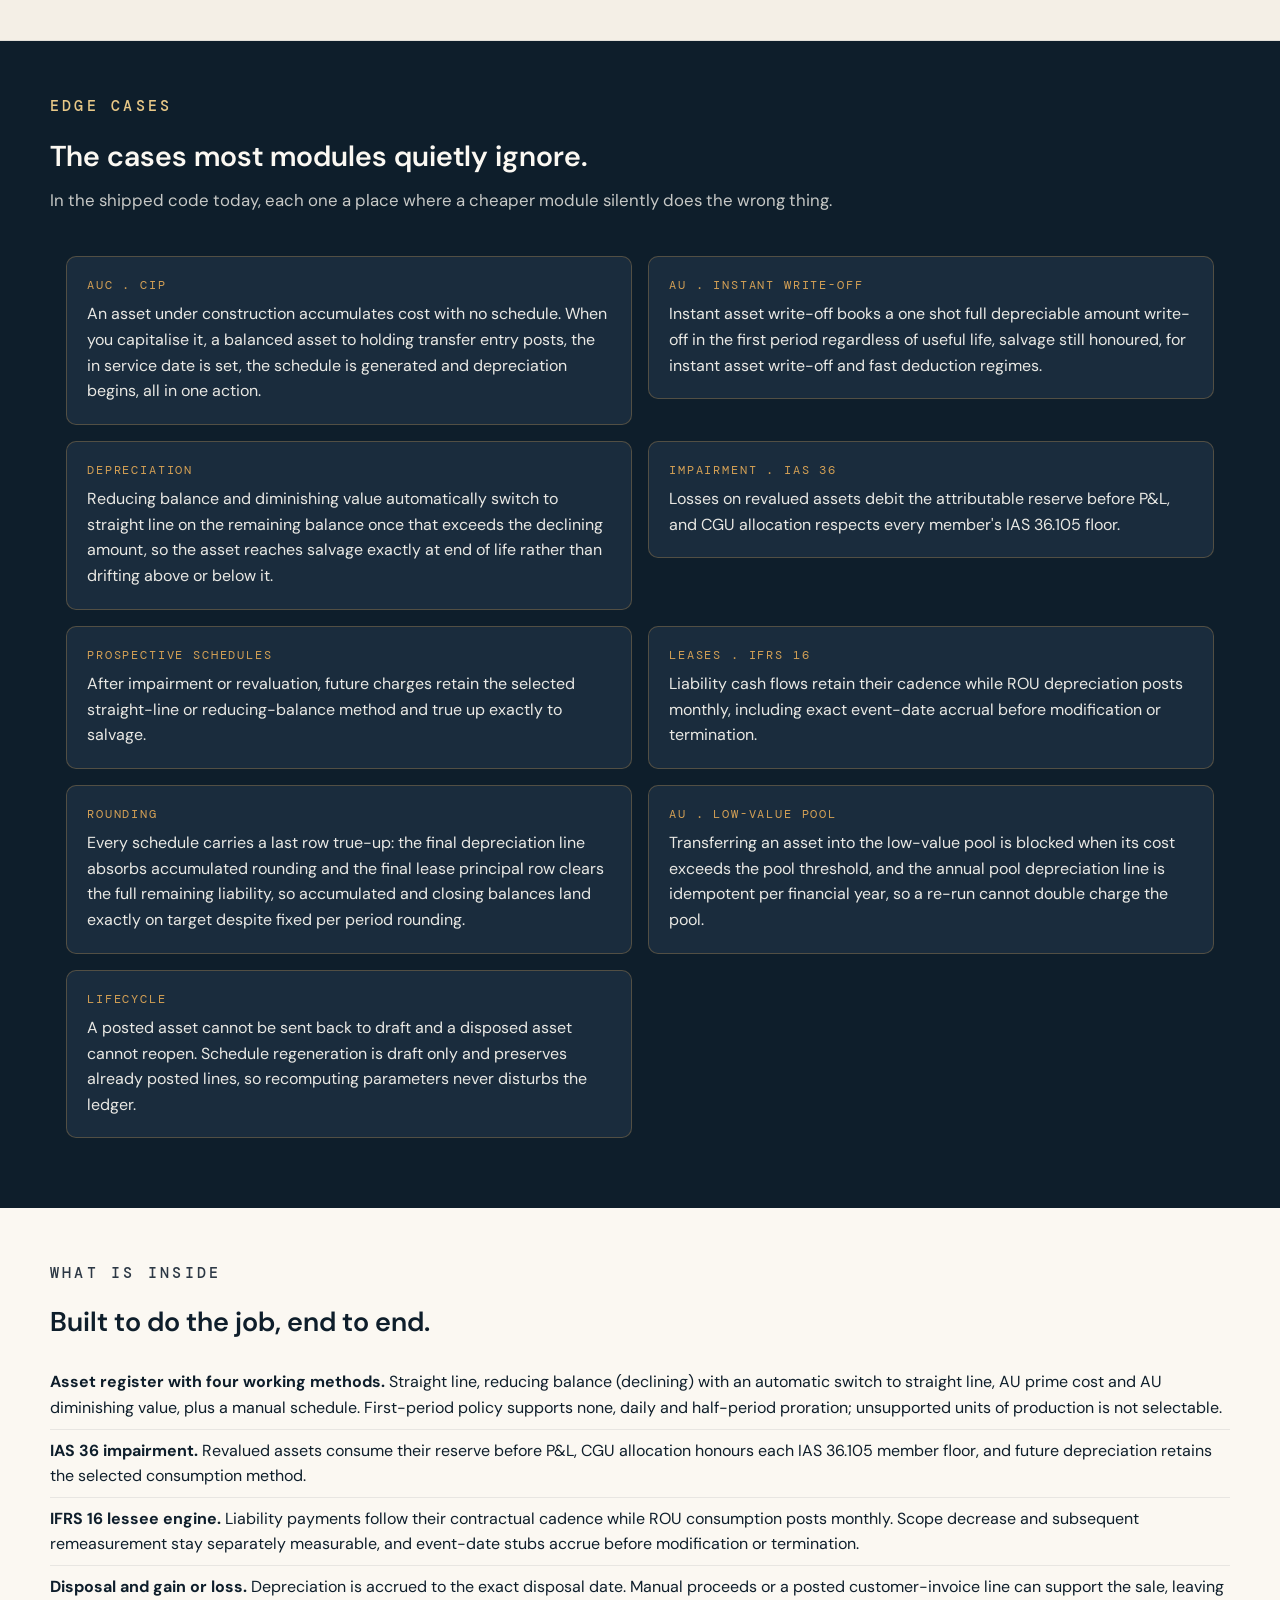
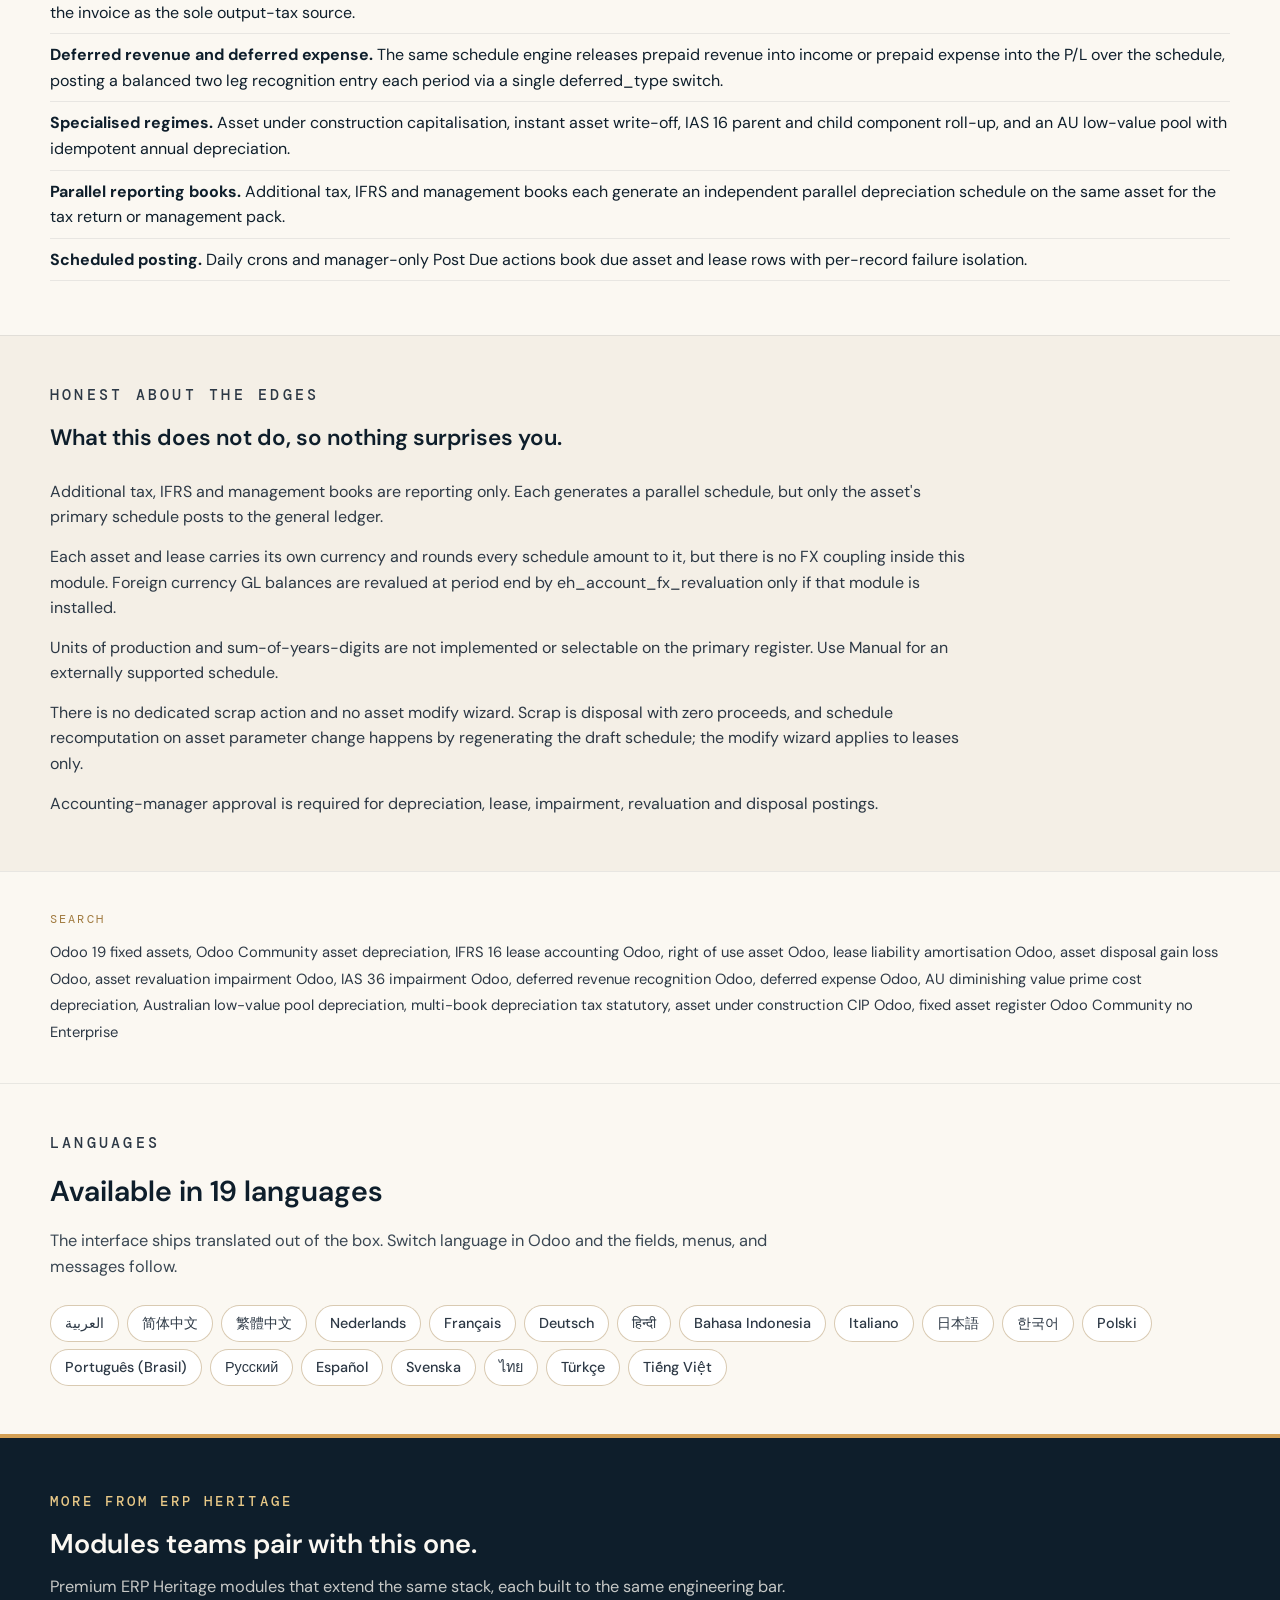
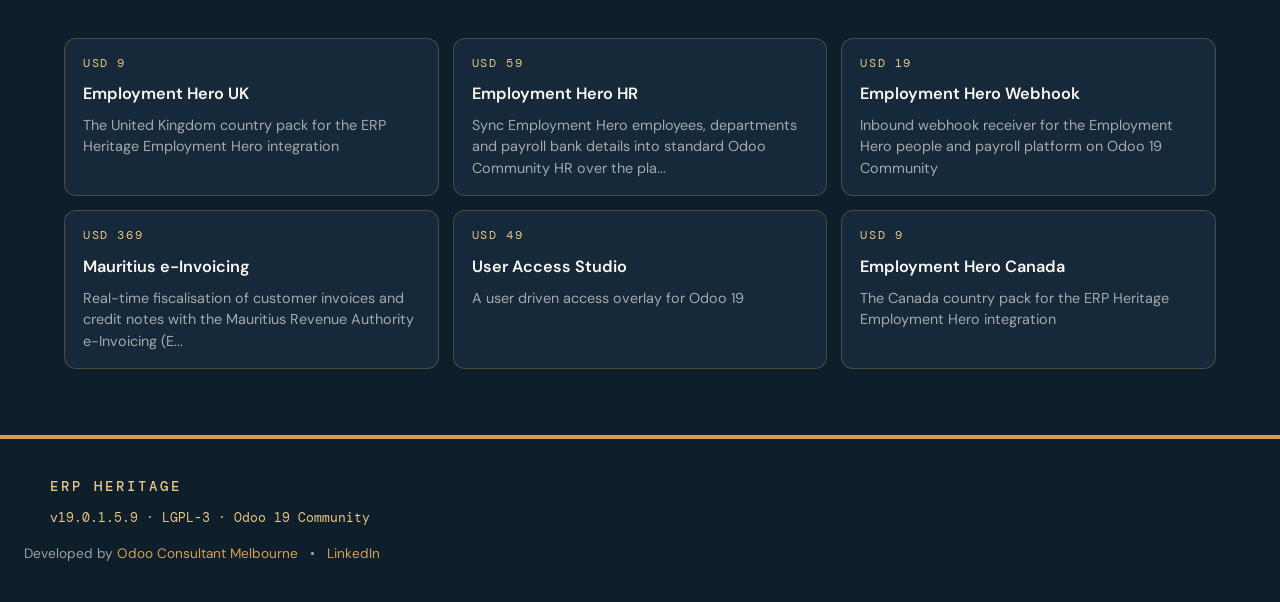
<file: eh_account_assets_pro/static/description/index.html>
<!DOCTYPE html>
<html lang="en">
<head>
<meta charset="UTF-8">
<title>Fixed Assets and IFRS 16 Leases | ERP Heritage</title>
<meta name="viewport" content="width=device-width, initial-scale=1">
<meta name="description" content="Fixed asset register and IFRS 16 lease accounting for Odoo 19 Community with real persisted depreciation schedules and journal posting. Odoo Community asset depreciation, four depreciation methods (straight line, reducing balance, AU prime cost, AU diminishing value) plus manual, IAS 36 impairment w">
<link rel="preconnect" href="https://fonts.googleapis.com">
<link rel="preconnect" href="https://fonts.gstatic.com" crossorigin>
<link href="https://fonts.googleapis.com/css2?family=DM+Sans:wght@400;500;600;700&family=DM+Mono:wght@400;500&display=swap" rel="stylesheet">
</head>
<body style="margin:0;padding:0;background-color:#FBF8F2;color:#0E1E2B;font-family:'DM Sans',-apple-system,BlinkMacSystemFont,'Segoe UI',Roboto,system-ui,sans-serif;font-size:16px;line-height:1.6;font-weight:400;">
<header style="background-color:#0E1E2B;color:#FBF8F2;padding:60px 24px 52px 24px;border-bottom:4px solid #D4A055;">
  <div style="max-width:1180px;margin:0 auto;">
    <div style="margin-bottom:16px;"><span style="font-size:0.86rem;font-weight:500;letter-spacing:0.22em;text-transform:uppercase;color:#E8C887;font-family:'DM Mono',ui-monospace,monospace;">ERP Heritage &middot; Accounting Suite</span></div>
    <div style="width:220px;height:2px;background-color:#D4A055;margin:14px 0 18px 0;"></div>
    <span style="display:inline-block;font-family:'DM Mono',ui-monospace,monospace;font-size:0.78rem;font-weight:500;letter-spacing:0.2em;text-transform:uppercase;color:#D4A055;padding:4px 12px;border:1px solid rgba(212,160,85,0.65);border-radius:999px;margin:4px 6px 8px 0;">ODOO 19 . COMMUNITY EDITION</span>
    <h1 style="font-size:2.6rem;margin:6px 0 10px 0;font-weight:700;letter-spacing:-0.01em;color:#FBF8F2;">Fixed Assets and IFRS 16 Leases</h1>
    <p style="margin:14px 0 0 0;font-size:1.15rem;line-height:1.65;max-width:760px;color:rgba(251,248,242,0.88);">A standards-grade fixed asset register and IFRS 16 lessee engine for Odoo Community, with real persisted schedules and journal posting.</p>
    <div style="margin-top:24px;"><span style="display:inline-block;background-color:#D4A055;border:1px solid #A07A3F;color:#0E1E2B;padding:6px 14px;border-radius:999px;font-size:1.0rem;letter-spacing:0.04em;font-family:'DM Mono',ui-monospace,monospace;margin:4px 6px 0 0;font-weight:600;">Free · LGPL-3</span><span style="display:inline-block;background-color:rgba(255,255,255,0.06);border:1px solid rgba(255,255,255,0.18);color:#FBF8F2;padding:5px 12px;border-radius:999px;font-size:0.86rem;letter-spacing:0.05em;font-family:'DM Mono',ui-monospace,monospace;margin:4px 6px 0 0;">FREE . LGPL-3</span><span style="display:inline-block;background-color:rgba(255,255,255,0.06);border:1px solid rgba(255,255,255,0.18);color:#FBF8F2;padding:5px 12px;border-radius:999px;font-size:0.86rem;letter-spacing:0.05em;font-family:'DM Mono',ui-monospace,monospace;margin:4px 6px 0 0;">ODOO 19 . COMMUNITY</span><span style="display:inline-block;background-color:rgba(255,255,255,0.06);border:1px solid rgba(255,255,255,0.18);color:#FBF8F2;padding:5px 12px;border-radius:999px;font-size:0.86rem;letter-spacing:0.05em;font-family:'DM Mono',ui-monospace,monospace;margin:4px 6px 0 0;">v19.0.1.5.9</span></div>
  </div>
</header>
<section style="background-color:#1A2C3D;color:#FBF8F2;padding:20px 0;border-bottom:1px solid rgba(255,255,255,0.06);">
  <div style="max-width:1180px;margin:0 auto;padding:0 24px;display:table;width:100%;table-layout:fixed;"><div style="display:table-cell;font-family:'DM Mono',ui-monospace,monospace;font-size:0.82rem;letter-spacing:0.12em;text-transform:uppercase;color:#E8C887;padding:0 10px;vertical-align:middle;"><span style="display:inline-block;width:7px;height:7px;background-color:#D4A055;border-radius:50%;margin-right:7px;vertical-align:middle;"></span>IFRS 16 leases</div><div style="display:table-cell;font-family:'DM Mono',ui-monospace,monospace;font-size:0.82rem;letter-spacing:0.12em;text-transform:uppercase;color:#E8C887;padding:0 10px;vertical-align:middle;"><span style="display:inline-block;width:7px;height:7px;background-color:#D4A055;border-radius:50%;margin-right:7px;vertical-align:middle;"></span>IAS 36 impairment</div><div style="display:table-cell;font-family:'DM Mono',ui-monospace,monospace;font-size:0.82rem;letter-spacing:0.12em;text-transform:uppercase;color:#E8C887;padding:0 10px;vertical-align:middle;"><span style="display:inline-block;width:7px;height:7px;background-color:#D4A055;border-radius:50%;margin-right:7px;vertical-align:middle;"></span>4 methods</div><div style="display:table-cell;font-family:'DM Mono',ui-monospace,monospace;font-size:0.82rem;letter-spacing:0.12em;text-transform:uppercase;color:#E8C887;padding:0 10px;vertical-align:middle;"><span style="display:inline-block;width:7px;height:7px;background-color:#D4A055;border-radius:50%;margin-right:7px;vertical-align:middle;"></span>Deferred revenue</div><div style="display:table-cell;font-family:'DM Mono',ui-monospace,monospace;font-size:0.82rem;letter-spacing:0.12em;text-transform:uppercase;color:#E8C887;padding:0 10px;vertical-align:middle;"><span style="display:inline-block;width:7px;height:7px;background-color:#D4A055;border-radius:50%;margin-right:7px;vertical-align:middle;"></span>AU pools</div></div>
</section>
<section style="padding:54px 0;background-color:#FBF8F2;">
  <div style="max-width:1180px;margin:0 auto;padding:0 24px;">
    <h2 style="font-size:0.92rem;text-transform:uppercase;letter-spacing:0.22em;color:#2C3845;margin:0 0 14px 0;font-weight:500;font-family:'DM Mono',ui-monospace,monospace;">Why this module</h2>
    <h3 style="font-size:1.8rem;margin:0 0 26px 0;font-weight:600;color:#0E1E2B;">Fixed Assets and IFRS 16 Leases</h3>
    <div style="display:table;width:100%;border-collapse:separate;border-spacing:18px;"><div style="display:table-row;"><div style="display:table-cell;width:33.33%;vertical-align:top;"><div style="background-color:#0E1E2B;color:#FBF8F2;border:1px solid #A07A3F;padding:24px;border-radius:10px;height:100%;box-sizing:border-box;"><div style="font-family:'DM Mono',ui-monospace,monospace;font-size:0.78rem;letter-spacing:0.2em;color:#E8C887;margin-bottom:10px;">01 / DEPTH</div><h3 style="font-size:1.15rem;font-weight:600;margin:0 0 8px 0;color:#FBF8F2;">The hard parts, done right</h3><p style="font-size:1.0rem;color:rgba(251,248,242,0.86);line-height:1.6;margin:0;">IFRS 16 leases with present value measurement, modification remeasurement at the revised rate, and a schedule where principal plus interest always equals the payment. IAS 36 impairment with a dual reversal ceiling and automatic re-amortisation. Not field names that sound like standards, the actual mechanisms in shipped, tested code.</p></div></div><div style="display:table-cell;width:33.33%;vertical-align:top;"><div style="background-color:#F4EFE6;color:#0E1E2B;border:1px solid rgba(58,74,92,0.14);padding:24px;border-radius:10px;height:100%;box-sizing:border-box;"><div style="font-family:'DM Mono',ui-monospace,monospace;font-size:0.78rem;letter-spacing:0.2em;color:#D4A055;margin-bottom:10px;">02 / REAL SCHEDULES</div><h3 style="font-size:1.15rem;font-weight:600;margin:0 0 8px 0;color:#0E1E2B;">Every period is a record</h3><p style="font-size:1.0rem;color:#2C3845;line-height:1.6;margin:0;">Depreciation, lease and deferral schedules are real persisted lines, one per period with computed charge, accumulated balance and net book value. Queryable, exportable and audit ready. A last row true-up lands every closing balance exactly on target despite fixed per period rounding.</p></div></div><div style="display:table-cell;width:33.33%;vertical-align:top;"><div style="background-color:#F4EFE6;color:#0E1E2B;border:1px solid rgba(58,74,92,0.14);padding:24px;border-radius:10px;height:100%;box-sizing:border-box;"><div style="font-family:'DM Mono',ui-monospace,monospace;font-size:0.78rem;letter-spacing:0.2em;color:#D4A055;margin-bottom:10px;">03 / OWNERSHIP</div><h3 style="font-size:1.15rem;font-weight:600;margin:0 0 8px 0;color:#0E1E2B;">Yours to keep</h3><p style="font-size:1.0rem;color:#2C3845;line-height:1.6;margin:0;">LGPL-3 source on disk. No activation key, no phone-home, no recurring licence, and no paid Enterprise dependency. Read it, extend it, fork it if you need to. Free today and free at renewal, because there is no renewal.</p></div></div></div></div>
  </div>
</section>
<section style="padding:54px 0;background-color:#F4EFE6;border-top:1px solid rgba(58,74,92,0.10);border-bottom:1px solid rgba(58,74,92,0.10);">
  <div style="max-width:1180px;margin:0 auto;padding:0 24px;">
    <h2 style="font-size:0.92rem;text-transform:uppercase;letter-spacing:0.22em;color:#2C3845;margin:0 0 14px 0;font-weight:500;font-family:'DM Mono',ui-monospace,monospace;">Day in the life</h2>
    <h3 style="font-size:1.7rem;margin:0 0 16px 0;font-weight:600;color:#0E1E2B;">A controller renegotiates a warehouse lease and revalues an impaired machine in the same close.</h3>
    <div style="background-color:#FBF8F2;border:1px solid rgba(58,74,92,0.14);border-radius:12px;padding:28px;max-width:920px;">
      <p style="font-size:1.05rem;line-height:1.75;color:#2C3845;margin:0;">The warehouse lease is renegotiated mid term. The modify wizard accrues the event-date stub, records a scope decrease separately from the revised-rate remeasurement, and rebuilds liability payments at their contractual cadence while ROU consumption remains monthly. On the production line, a machine is impaired under IAS 36. The charge consumes any revaluation reserve before P&amp;L, the remaining schedule is rebuilt using the selected consumption method, and a later reversal is capped at the depreciated historical cost the asset would have had if it had never been impaired. Overnight, the daily cron posts every running asset's due depreciation line, each asset isolated under its own savepoint, so one misconfigured asset never freezes the batch. All of it on Community, with every period sitting on disk as a real line the auditor can trace.</p>
    </div>
  </div>
</section>
<section style="padding:54px 0;background-color:#0E1E2B;color:#FBF8F2;">
  <div style="max-width:1180px;margin:0 auto;padding:0 24px;">
    <h2 style="font-size:0.92rem;text-transform:uppercase;letter-spacing:0.22em;color:#E8C887;margin:0 0 14px 0;font-weight:500;font-family:'DM Mono',ui-monospace,monospace;">Edge cases</h2>
    <h3 style="font-size:1.8rem;margin:0 0 8px 0;font-weight:600;color:#FBF8F2;">The cases most modules quietly ignore.</h3>
    <p style="font-size:1.05rem;color:rgba(251,248,242,0.78);margin:0 0 26px 0;max-width:820px;">In the shipped code today, each one a place where a cheaper module silently does the wrong thing.</p>
    <div style="display:table;width:100%;border-collapse:separate;border-spacing:16px;"><div style="display:table-row;"><div style="display:table-cell;width:50%;vertical-align:top;"><div style="background-color:#1A2C3D;border:1px solid rgba(212,160,85,0.30);border-radius:10px;padding:20px;height:100%;box-sizing:border-box;"><div style="font-family:'DM Mono',ui-monospace,monospace;font-size:0.72rem;letter-spacing:0.16em;color:#D4A055;margin-bottom:6px;">AUC . CIP</div><p style="margin:0;font-size:1.0rem;line-height:1.6;color:rgba(251,248,242,0.92);">An asset under construction accumulates cost with no schedule. When you capitalise it, a balanced asset to holding transfer entry posts, the in service date is set, the schedule is generated and depreciation begins, all in one action.</p></div></div><div style="display:table-cell;width:50%;vertical-align:top;"><div style="background-color:#1A2C3D;border:1px solid rgba(212,160,85,0.30);border-radius:10px;padding:20px;height:100%;box-sizing:border-box;"><div style="font-family:'DM Mono',ui-monospace,monospace;font-size:0.72rem;letter-spacing:0.16em;color:#D4A055;margin-bottom:6px;">AU . INSTANT WRITE-OFF</div><p style="margin:0;font-size:1.0rem;line-height:1.6;color:rgba(251,248,242,0.92);">Instant asset write-off books a one shot full depreciable amount write-off in the first period regardless of useful life, salvage still honoured, for instant asset write-off and fast deduction regimes.</p></div></div></div><div style="display:table-row;"><div style="display:table-cell;width:50%;vertical-align:top;"><div style="background-color:#1A2C3D;border:1px solid rgba(212,160,85,0.30);border-radius:10px;padding:20px;height:100%;box-sizing:border-box;"><div style="font-family:'DM Mono',ui-monospace,monospace;font-size:0.72rem;letter-spacing:0.16em;color:#D4A055;margin-bottom:6px;">DEPRECIATION</div><p style="margin:0;font-size:1.0rem;line-height:1.6;color:rgba(251,248,242,0.92);">Reducing balance and diminishing value automatically switch to straight line on the remaining balance once that exceeds the declining amount, so the asset reaches salvage exactly at end of life rather than drifting above or below it.</p></div></div><div style="display:table-cell;width:50%;vertical-align:top;"><div style="background-color:#1A2C3D;border:1px solid rgba(212,160,85,0.30);border-radius:10px;padding:20px;height:100%;box-sizing:border-box;"><div style="font-family:'DM Mono',ui-monospace,monospace;font-size:0.72rem;letter-spacing:0.16em;color:#D4A055;margin-bottom:6px;">IMPAIRMENT . IAS 36</div><p style="margin:0;font-size:1.0rem;line-height:1.6;color:rgba(251,248,242,0.92);">Losses on revalued assets debit the attributable reserve before P&amp;L, and CGU allocation respects every member's IAS 36.105 floor.</p></div></div></div><div style="display:table-row;"><div style="display:table-cell;width:50%;vertical-align:top;"><div style="background-color:#1A2C3D;border:1px solid rgba(212,160,85,0.30);border-radius:10px;padding:20px;height:100%;box-sizing:border-box;"><div style="font-family:'DM Mono',ui-monospace,monospace;font-size:0.72rem;letter-spacing:0.16em;color:#D4A055;margin-bottom:6px;">PROSPECTIVE SCHEDULES</div><p style="margin:0;font-size:1.0rem;line-height:1.6;color:rgba(251,248,242,0.92);">After impairment or revaluation, future charges retain the selected straight-line or reducing-balance method and true up exactly to salvage.</p></div></div><div style="display:table-cell;width:50%;vertical-align:top;"><div style="background-color:#1A2C3D;border:1px solid rgba(212,160,85,0.30);border-radius:10px;padding:20px;height:100%;box-sizing:border-box;"><div style="font-family:'DM Mono',ui-monospace,monospace;font-size:0.72rem;letter-spacing:0.16em;color:#D4A055;margin-bottom:6px;">LEASES . IFRS 16</div><p style="margin:0;font-size:1.0rem;line-height:1.6;color:rgba(251,248,242,0.92);">Liability cash flows retain their cadence while ROU depreciation posts monthly, including exact event-date accrual before modification or termination.</p></div></div></div><div style="display:table-row;"><div style="display:table-cell;width:50%;vertical-align:top;"><div style="background-color:#1A2C3D;border:1px solid rgba(212,160,85,0.30);border-radius:10px;padding:20px;height:100%;box-sizing:border-box;"><div style="font-family:'DM Mono',ui-monospace,monospace;font-size:0.72rem;letter-spacing:0.16em;color:#D4A055;margin-bottom:6px;">ROUNDING</div><p style="margin:0;font-size:1.0rem;line-height:1.6;color:rgba(251,248,242,0.92);">Every schedule carries a last row true-up: the final depreciation line absorbs accumulated rounding and the final lease principal row clears the full remaining liability, so accumulated and closing balances land exactly on target despite fixed per period rounding.</p></div></div><div style="display:table-cell;width:50%;vertical-align:top;"><div style="background-color:#1A2C3D;border:1px solid rgba(212,160,85,0.30);border-radius:10px;padding:20px;height:100%;box-sizing:border-box;"><div style="font-family:'DM Mono',ui-monospace,monospace;font-size:0.72rem;letter-spacing:0.16em;color:#D4A055;margin-bottom:6px;">AU . LOW-VALUE POOL</div><p style="margin:0;font-size:1.0rem;line-height:1.6;color:rgba(251,248,242,0.92);">Transferring an asset into the low-value pool is blocked when its cost exceeds the pool threshold, and the annual pool depreciation line is idempotent per financial year, so a re-run cannot double charge the pool.</p></div></div></div><div style="display:table-row;"><div style="display:table-cell;width:50%;vertical-align:top;"><div style="background-color:#1A2C3D;border:1px solid rgba(212,160,85,0.30);border-radius:10px;padding:20px;height:100%;box-sizing:border-box;"><div style="font-family:'DM Mono',ui-monospace,monospace;font-size:0.72rem;letter-spacing:0.16em;color:#D4A055;margin-bottom:6px;">LIFECYCLE</div><p style="margin:0;font-size:1.0rem;line-height:1.6;color:rgba(251,248,242,0.92);">A posted asset cannot be sent back to draft and a disposed asset cannot reopen. Schedule regeneration is draft only and preserves already posted lines, so recomputing parameters never disturbs the ledger.</p></div></div><div style="display:table-cell;width:50%;"></div></div></div>
  </div>
</section>
<section style="padding:54px 0;background-color:#FBF8F2;">
  <div style="max-width:1180px;margin:0 auto;padding:0 24px;">
    <h2 style="font-size:0.92rem;text-transform:uppercase;letter-spacing:0.22em;color:#2C3845;margin:0 0 14px 0;font-weight:500;font-family:'DM Mono',ui-monospace,monospace;">What is inside</h2>
    <h3 style="font-size:1.7rem;margin:0 0 18px 0;font-weight:600;color:#0E1E2B;">Built to do the job, end to end.</h3>
    <ul style="margin:0;padding:0;list-style:none;"><li style="padding:8px 0;border-bottom:1px solid rgba(58,74,92,0.10);"><strong>Asset register with four working methods.</strong> Straight line, reducing balance (declining) with an automatic switch to straight line, AU prime cost and AU diminishing value, plus a manual schedule. First-period policy supports none, daily and half-period proration; unsupported units of production is not selectable.</li><li style="padding:8px 0;border-bottom:1px solid rgba(58,74,92,0.10);"><strong>IAS 36 impairment.</strong> Revalued assets consume their reserve before P&amp;L, CGU allocation honours each IAS 36.105 member floor, and future depreciation retains the selected consumption method.</li><li style="padding:8px 0;border-bottom:1px solid rgba(58,74,92,0.10);"><strong>IFRS 16 lessee engine.</strong> Liability payments follow their contractual cadence while ROU consumption posts monthly. Scope decrease and subsequent remeasurement stay separately measurable, and event-date stubs accrue before modification or termination.</li><li style="padding:8px 0;border-bottom:1px solid rgba(58,74,92,0.10);"><strong>Disposal and gain or loss.</strong> Depreciation is accrued to the exact disposal date. Manual proceeds or a posted customer-invoice line can support the sale, leaving the invoice as the sole output-tax source.</li><li style="padding:8px 0;border-bottom:1px solid rgba(58,74,92,0.10);"><strong>Deferred revenue and deferred expense.</strong> The same schedule engine releases prepaid revenue into income or prepaid expense into the P/L over the schedule, posting a balanced two leg recognition entry each period via a single deferred_type switch.</li><li style="padding:8px 0;border-bottom:1px solid rgba(58,74,92,0.10);"><strong>Specialised regimes.</strong> Asset under construction capitalisation, instant asset write-off, IAS 16 parent and child component roll-up, and an AU low-value pool with idempotent annual depreciation.</li><li style="padding:8px 0;border-bottom:1px solid rgba(58,74,92,0.10);"><strong>Parallel reporting books.</strong> Additional tax, IFRS and management books each generate an independent parallel depreciation schedule on the same asset for the tax return or management pack.</li><li style="padding:8px 0;border-bottom:1px solid rgba(58,74,92,0.10);"><strong>Scheduled posting.</strong> Daily crons and manager-only Post Due actions book due asset and lease rows with per-record failure isolation.</li></ul>
  </div>
</section>
<section style="padding:48px 0;background-color:#F4EFE6;border-top:1px solid rgba(58,74,92,0.10);">
  <div style="max-width:1180px;margin:0 auto;padding:0 24px;">
    <h2 style="font-size:0.92rem;text-transform:uppercase;letter-spacing:0.22em;color:#2C3845;margin:0 0 12px 0;font-weight:500;font-family:'DM Mono',ui-monospace,monospace;">Honest about the edges</h2>
    <h3 style="font-size:1.4rem;margin:0 0 16px 0;font-weight:600;color:#0E1E2B;">What this does not do, so nothing surprises you.</h3>
    <ul style="margin:0;padding:0;list-style:none;max-width:920px;"><li style="padding:7px 0;color:#2C3845;font-size:1.0rem;line-height:1.6;">Additional tax, IFRS and management books are reporting only. Each generates a parallel schedule, but only the asset's primary schedule posts to the general ledger.</li><li style="padding:7px 0;color:#2C3845;font-size:1.0rem;line-height:1.6;">Each asset and lease carries its own currency and rounds every schedule amount to it, but there is no FX coupling inside this module. Foreign currency GL balances are revalued at period end by eh_account_fx_revaluation only if that module is installed.</li><li style="padding:7px 0;color:#2C3845;font-size:1.0rem;line-height:1.6;">Units of production and sum-of-years-digits are not implemented or selectable on the primary register. Use Manual for an externally supported schedule.</li><li style="padding:7px 0;color:#2C3845;font-size:1.0rem;line-height:1.6;">There is no dedicated scrap action and no asset modify wizard. Scrap is disposal with zero proceeds, and schedule recomputation on asset parameter change happens by regenerating the draft schedule; the modify wizard applies to leases only.</li><li style="padding:7px 0;color:#2C3845;font-size:1.0rem;line-height:1.6;">Accounting-manager approval is required for depreciation, lease, impairment, revaluation and disposal postings.</li></ul>
  </div>
</section>
<section style="padding:38px 0;background-color:#FBF8F2;border-top:1px solid rgba(58,74,92,0.10);">
  <div style="max-width:1180px;margin:0 auto;padding:0 24px;">
    <div style="font-family:'DM Mono',ui-monospace,monospace;font-size:0.74rem;letter-spacing:0.18em;text-transform:uppercase;color:#A07A3F;margin-bottom:10px;">Search</div>
    <p style="font-size:0.92rem;color:#2C3845;line-height:1.8;margin:0;">Odoo 19 fixed assets, Odoo Community asset depreciation, IFRS 16 lease accounting Odoo, right of use asset Odoo, lease liability amortisation Odoo, asset disposal gain loss Odoo, asset revaluation impairment Odoo, IAS 36 impairment Odoo, deferred revenue recognition Odoo, deferred expense Odoo, AU diminishing value prime cost depreciation, Australian low-value pool depreciation, multi-book depreciation tax statutory, asset under construction CIP Odoo, fixed asset register Odoo Community no Enterprise</p>
  </div>
</section>
<!-- eh-i18n-langs-v1 -->
<section style="padding:48px 0;background-color:#FBF8F2;border-top:1px solid rgba(14,30,43,0.08);"><div style="max-width:1180px;margin:0 auto;padding:0 24px;"><h2 style="font-size:0.92rem;text-transform:uppercase;letter-spacing:0.22em;color:#2C3845;margin:0 0 12px 0;font-weight:500;font-family:'DM Mono',ui-monospace,monospace;">Languages</h2><h3 style="font-size:1.8rem;margin:0 0 14px 0;font-weight:600;color:#0E1E2B;">Available in 19 languages</h3><p style="margin:0 0 18px 0;font-size:1.02rem;line-height:1.6;color:#3A4753;max-width:780px;">The interface ships translated out of the box. Switch language in Odoo and the fields, menus, and messages follow.</p><div style="margin:0;"><span style="display:inline-block;background-color:#FFFFFF;border:1px solid rgba(160,122,63,0.40);color:#2C3845;padding:6px 14px;border-radius:999px;font-size:0.9rem;font-weight:500;font-family:'DM Sans',-apple-system,BlinkMacSystemFont,sans-serif;margin:7px 8px 0 0;">العربية</span><span style="display:inline-block;background-color:#FFFFFF;border:1px solid rgba(160,122,63,0.40);color:#2C3845;padding:6px 14px;border-radius:999px;font-size:0.9rem;font-weight:500;font-family:'DM Sans',-apple-system,BlinkMacSystemFont,sans-serif;margin:7px 8px 0 0;">简体中文</span><span style="display:inline-block;background-color:#FFFFFF;border:1px solid rgba(160,122,63,0.40);color:#2C3845;padding:6px 14px;border-radius:999px;font-size:0.9rem;font-weight:500;font-family:'DM Sans',-apple-system,BlinkMacSystemFont,sans-serif;margin:7px 8px 0 0;">繁體中文</span><span style="display:inline-block;background-color:#FFFFFF;border:1px solid rgba(160,122,63,0.40);color:#2C3845;padding:6px 14px;border-radius:999px;font-size:0.9rem;font-weight:500;font-family:'DM Sans',-apple-system,BlinkMacSystemFont,sans-serif;margin:7px 8px 0 0;">Nederlands</span><span style="display:inline-block;background-color:#FFFFFF;border:1px solid rgba(160,122,63,0.40);color:#2C3845;padding:6px 14px;border-radius:999px;font-size:0.9rem;font-weight:500;font-family:'DM Sans',-apple-system,BlinkMacSystemFont,sans-serif;margin:7px 8px 0 0;">Français</span><span style="display:inline-block;background-color:#FFFFFF;border:1px solid rgba(160,122,63,0.40);color:#2C3845;padding:6px 14px;border-radius:999px;font-size:0.9rem;font-weight:500;font-family:'DM Sans',-apple-system,BlinkMacSystemFont,sans-serif;margin:7px 8px 0 0;">Deutsch</span><span style="display:inline-block;background-color:#FFFFFF;border:1px solid rgba(160,122,63,0.40);color:#2C3845;padding:6px 14px;border-radius:999px;font-size:0.9rem;font-weight:500;font-family:'DM Sans',-apple-system,BlinkMacSystemFont,sans-serif;margin:7px 8px 0 0;">हिन्दी</span><span style="display:inline-block;background-color:#FFFFFF;border:1px solid rgba(160,122,63,0.40);color:#2C3845;padding:6px 14px;border-radius:999px;font-size:0.9rem;font-weight:500;font-family:'DM Sans',-apple-system,BlinkMacSystemFont,sans-serif;margin:7px 8px 0 0;">Bahasa Indonesia</span><span style="display:inline-block;background-color:#FFFFFF;border:1px solid rgba(160,122,63,0.40);color:#2C3845;padding:6px 14px;border-radius:999px;font-size:0.9rem;font-weight:500;font-family:'DM Sans',-apple-system,BlinkMacSystemFont,sans-serif;margin:7px 8px 0 0;">Italiano</span><span style="display:inline-block;background-color:#FFFFFF;border:1px solid rgba(160,122,63,0.40);color:#2C3845;padding:6px 14px;border-radius:999px;font-size:0.9rem;font-weight:500;font-family:'DM Sans',-apple-system,BlinkMacSystemFont,sans-serif;margin:7px 8px 0 0;">日本語</span><span style="display:inline-block;background-color:#FFFFFF;border:1px solid rgba(160,122,63,0.40);color:#2C3845;padding:6px 14px;border-radius:999px;font-size:0.9rem;font-weight:500;font-family:'DM Sans',-apple-system,BlinkMacSystemFont,sans-serif;margin:7px 8px 0 0;">한국어</span><span style="display:inline-block;background-color:#FFFFFF;border:1px solid rgba(160,122,63,0.40);color:#2C3845;padding:6px 14px;border-radius:999px;font-size:0.9rem;font-weight:500;font-family:'DM Sans',-apple-system,BlinkMacSystemFont,sans-serif;margin:7px 8px 0 0;">Polski</span><span style="display:inline-block;background-color:#FFFFFF;border:1px solid rgba(160,122,63,0.40);color:#2C3845;padding:6px 14px;border-radius:999px;font-size:0.9rem;font-weight:500;font-family:'DM Sans',-apple-system,BlinkMacSystemFont,sans-serif;margin:7px 8px 0 0;">Português (Brasil)</span><span style="display:inline-block;background-color:#FFFFFF;border:1px solid rgba(160,122,63,0.40);color:#2C3845;padding:6px 14px;border-radius:999px;font-size:0.9rem;font-weight:500;font-family:'DM Sans',-apple-system,BlinkMacSystemFont,sans-serif;margin:7px 8px 0 0;">Русский</span><span style="display:inline-block;background-color:#FFFFFF;border:1px solid rgba(160,122,63,0.40);color:#2C3845;padding:6px 14px;border-radius:999px;font-size:0.9rem;font-weight:500;font-family:'DM Sans',-apple-system,BlinkMacSystemFont,sans-serif;margin:7px 8px 0 0;">Español</span><span style="display:inline-block;background-color:#FFFFFF;border:1px solid rgba(160,122,63,0.40);color:#2C3845;padding:6px 14px;border-radius:999px;font-size:0.9rem;font-weight:500;font-family:'DM Sans',-apple-system,BlinkMacSystemFont,sans-serif;margin:7px 8px 0 0;">Svenska</span><span style="display:inline-block;background-color:#FFFFFF;border:1px solid rgba(160,122,63,0.40);color:#2C3845;padding:6px 14px;border-radius:999px;font-size:0.9rem;font-weight:500;font-family:'DM Sans',-apple-system,BlinkMacSystemFont,sans-serif;margin:7px 8px 0 0;">ไทย</span><span style="display:inline-block;background-color:#FFFFFF;border:1px solid rgba(160,122,63,0.40);color:#2C3845;padding:6px 14px;border-radius:999px;font-size:0.9rem;font-weight:500;font-family:'DM Sans',-apple-system,BlinkMacSystemFont,sans-serif;margin:7px 8px 0 0;">Türkçe</span><span style="display:inline-block;background-color:#FFFFFF;border:1px solid rgba(160,122,63,0.40);color:#2C3845;padding:6px 14px;border-radius:999px;font-size:0.9rem;font-weight:500;font-family:'DM Sans',-apple-system,BlinkMacSystemFont,sans-serif;margin:7px 8px 0 0;">Tiếng Việt</span></div></div></section>
<!-- EH_CROSSSELL_START -->
<section style="padding:52px 0;background-color:#0E1E2B;color:#FBF8F2;border-top:4px solid #D4A055;">
  <div style="max-width:1180px;margin:0 auto;padding:0 24px;">
    <div style="font-family:'DM Mono',ui-monospace,monospace;font-size:0.86rem;font-weight:500;letter-spacing:0.22em;text-transform:uppercase;color:#E8C887;margin-bottom:10px;">More from ERP Heritage</div>
    <h3 style="font-size:1.7rem;margin:0 0 8px 0;font-weight:600;color:#FBF8F2;">Modules teams pair with this one.</h3>
    <p style="font-size:1.02rem;color:rgba(251,248,242,0.78);margin:0 0 24px 0;max-width:820px;">Premium ERP Heritage modules that extend the same stack, each built to the same engineering bar.</p>
    <div style="display:table;width:100%;border-collapse:separate;border-spacing:14px;"><div style="display:table-row;"><div style="display:table-cell;width:33%;vertical-align:top;padding:16px 18px;background-color:#16293A;border:1px solid rgba(212,160,85,0.28);border-radius:12px;"><div style="font-family:'DM Mono',ui-monospace,monospace;font-size:0.72rem;letter-spacing:0.14em;text-transform:uppercase;color:#E8C887;margin-bottom:8px;">USD 9</div><a href="https://apps.odoo.com/apps/modules/19.0/eh_hero_country_uk/" target="_blank" style="color:#FBF8F2;text-decoration:none;font-weight:600;font-size:1.02rem;line-height:1.4;">Employment Hero UK</a><p style="margin:8px 0 0 0;font-size:0.9rem;line-height:1.5;color:rgba(251,248,242,0.82);"> <span style="color:rgba(251,248,242,0.62);font-weight:400;">The United Kingdom country pack for the ERP Heritage Employment Hero integration</span></p></div><div style="display:table-cell;width:33%;vertical-align:top;padding:16px 18px;background-color:#16293A;border:1px solid rgba(212,160,85,0.28);border-radius:12px;"><div style="font-family:'DM Mono',ui-monospace,monospace;font-size:0.72rem;letter-spacing:0.14em;text-transform:uppercase;color:#E8C887;margin-bottom:8px;">USD 59</div><a href="https://apps.odoo.com/apps/modules/19.0/eh_hero_hr/" target="_blank" style="color:#FBF8F2;text-decoration:none;font-weight:600;font-size:1.02rem;line-height:1.4;">Employment Hero HR</a><p style="margin:8px 0 0 0;font-size:0.9rem;line-height:1.5;color:rgba(251,248,242,0.82);"> <span style="color:rgba(251,248,242,0.62);font-weight:400;">Sync Employment Hero employees, departments and payroll bank details into standard Odoo Community HR over the pla...</span></p></div><div style="display:table-cell;width:33%;vertical-align:top;padding:16px 18px;background-color:#16293A;border:1px solid rgba(212,160,85,0.28);border-radius:12px;"><div style="font-family:'DM Mono',ui-monospace,monospace;font-size:0.72rem;letter-spacing:0.14em;text-transform:uppercase;color:#E8C887;margin-bottom:8px;">USD 19</div><a href="https://apps.odoo.com/apps/modules/19.0/eh_hero_webhook/" target="_blank" style="color:#FBF8F2;text-decoration:none;font-weight:600;font-size:1.02rem;line-height:1.4;">Employment Hero Webhook</a><p style="margin:8px 0 0 0;font-size:0.9rem;line-height:1.5;color:rgba(251,248,242,0.82);"> <span style="color:rgba(251,248,242,0.62);font-weight:400;">Inbound webhook receiver for the Employment Hero people and payroll platform on Odoo 19 Community</span></p></div></div><div style="display:table-row;"><div style="display:table-cell;width:33%;vertical-align:top;padding:16px 18px;background-color:#16293A;border:1px solid rgba(212,160,85,0.28);border-radius:12px;"><div style="font-family:'DM Mono',ui-monospace,monospace;font-size:0.72rem;letter-spacing:0.14em;text-transform:uppercase;color:#E8C887;margin-bottom:8px;">USD 369</div><a href="https://apps.odoo.com/apps/modules/19.0/eh_l10n_mu_einvoicing/" target="_blank" style="color:#FBF8F2;text-decoration:none;font-weight:600;font-size:1.02rem;line-height:1.4;">Mauritius e-Invoicing</a><p style="margin:8px 0 0 0;font-size:0.9rem;line-height:1.5;color:rgba(251,248,242,0.82);"> <span style="color:rgba(251,248,242,0.62);font-weight:400;">Real-time fiscalisation of customer invoices and credit notes with the Mauritius Revenue Authority e-Invoicing (E...</span></p></div><div style="display:table-cell;width:33%;vertical-align:top;padding:16px 18px;background-color:#16293A;border:1px solid rgba(212,160,85,0.28);border-radius:12px;"><div style="font-family:'DM Mono',ui-monospace,monospace;font-size:0.72rem;letter-spacing:0.14em;text-transform:uppercase;color:#E8C887;margin-bottom:8px;">USD 49</div><a href="https://apps.odoo.com/apps/modules/19.0/eh_access_studio/" target="_blank" style="color:#FBF8F2;text-decoration:none;font-weight:600;font-size:1.02rem;line-height:1.4;">User Access Studio</a><p style="margin:8px 0 0 0;font-size:0.9rem;line-height:1.5;color:rgba(251,248,242,0.82);"> <span style="color:rgba(251,248,242,0.62);font-weight:400;">A user driven access overlay for Odoo 19</span></p></div><div style="display:table-cell;width:33%;vertical-align:top;padding:16px 18px;background-color:#16293A;border:1px solid rgba(212,160,85,0.28);border-radius:12px;"><div style="font-family:'DM Mono',ui-monospace,monospace;font-size:0.72rem;letter-spacing:0.14em;text-transform:uppercase;color:#E8C887;margin-bottom:8px;">USD 9</div><a href="https://apps.odoo.com/apps/modules/19.0/eh_hero_country_ca/" target="_blank" style="color:#FBF8F2;text-decoration:none;font-weight:600;font-size:1.02rem;line-height:1.4;">Employment Hero Canada</a><p style="margin:8px 0 0 0;font-size:0.9rem;line-height:1.5;color:rgba(251,248,242,0.82);"> <span style="color:rgba(251,248,242,0.62);font-weight:400;">The Canada country pack for the ERP Heritage Employment Hero integration</span></p></div></div></div>
  </div>
</section>
<!-- EH_CROSSSELL_END -->
<footer style="background-color:#0E1E2B;color:#FBF8F2;padding:36px 24px;border-top:4px solid #D4A055;">
  <div style="max-width:1180px;margin:0 auto;">
    <div style="font-size:0.86rem;font-weight:500;letter-spacing:0.22em;text-transform:uppercase;color:#E8C887;font-family:'DM Mono',ui-monospace,monospace;margin-bottom:8px;">ERP Heritage</div>
    <p style="margin:10px 0 0 0;font-size:0.82rem;color:#E8C887;font-family:'DM Mono',ui-monospace,monospace;">v19.0.1.5.9 &middot; LGPL-3 &middot; Odoo 19 Community</p>
  </div>
<!-- EH_SEO_START -->
    <p style="margin:12px 0 0 0;"><span style="font-size:0.85rem;color:rgba(251,248,242,0.6);">Developed by <a href="https://www.erpheritage.com.au/odoo-partner-melbourne/" target="_blank" style="color:#D4A055;text-decoration:none;">Odoo Consultant Melbourne</a> <span style="margin:0 8px;">&bull;</span> <a href="https://www.linkedin.com/company/erpheritage/" target="_blank" style="color:#D4A055;text-decoration:none;">LinkedIn</a></span></p>
    <!-- EH_SEO_END -->
</footer>
</body>
</html>
</file>
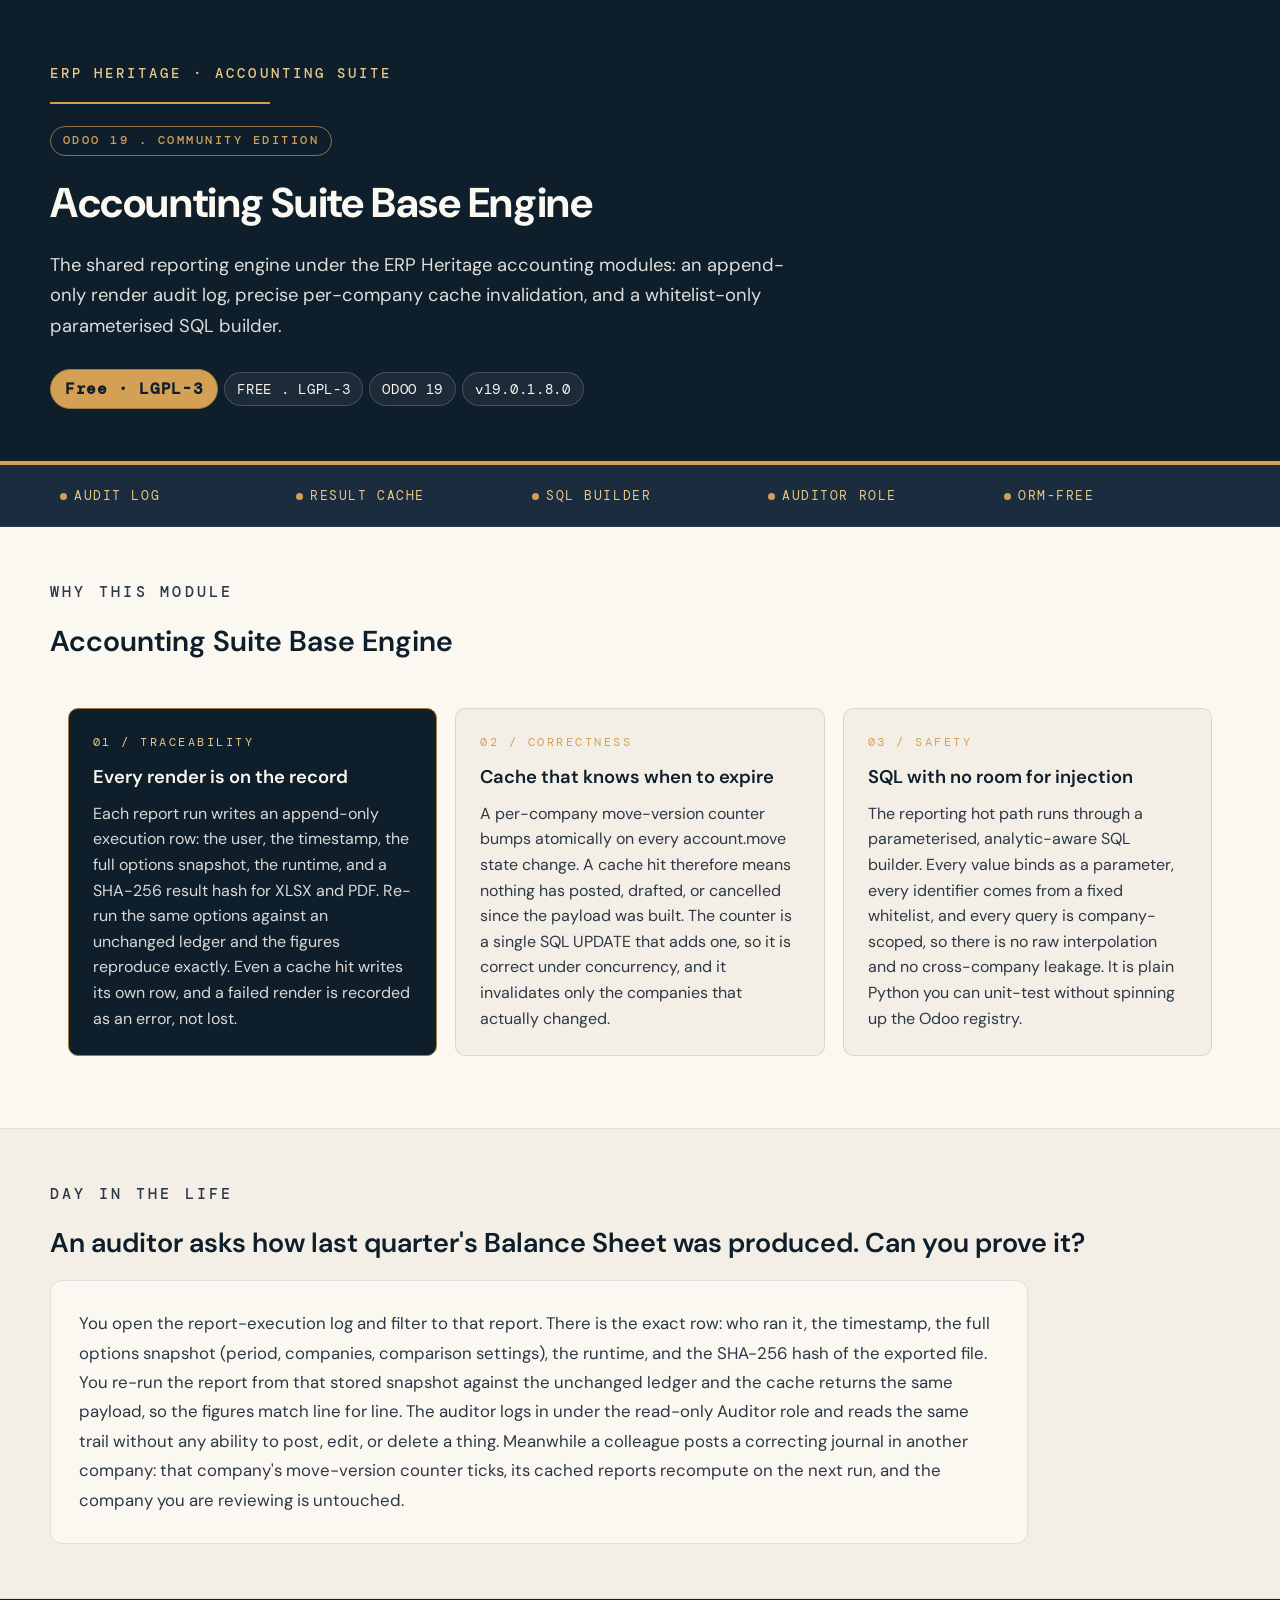
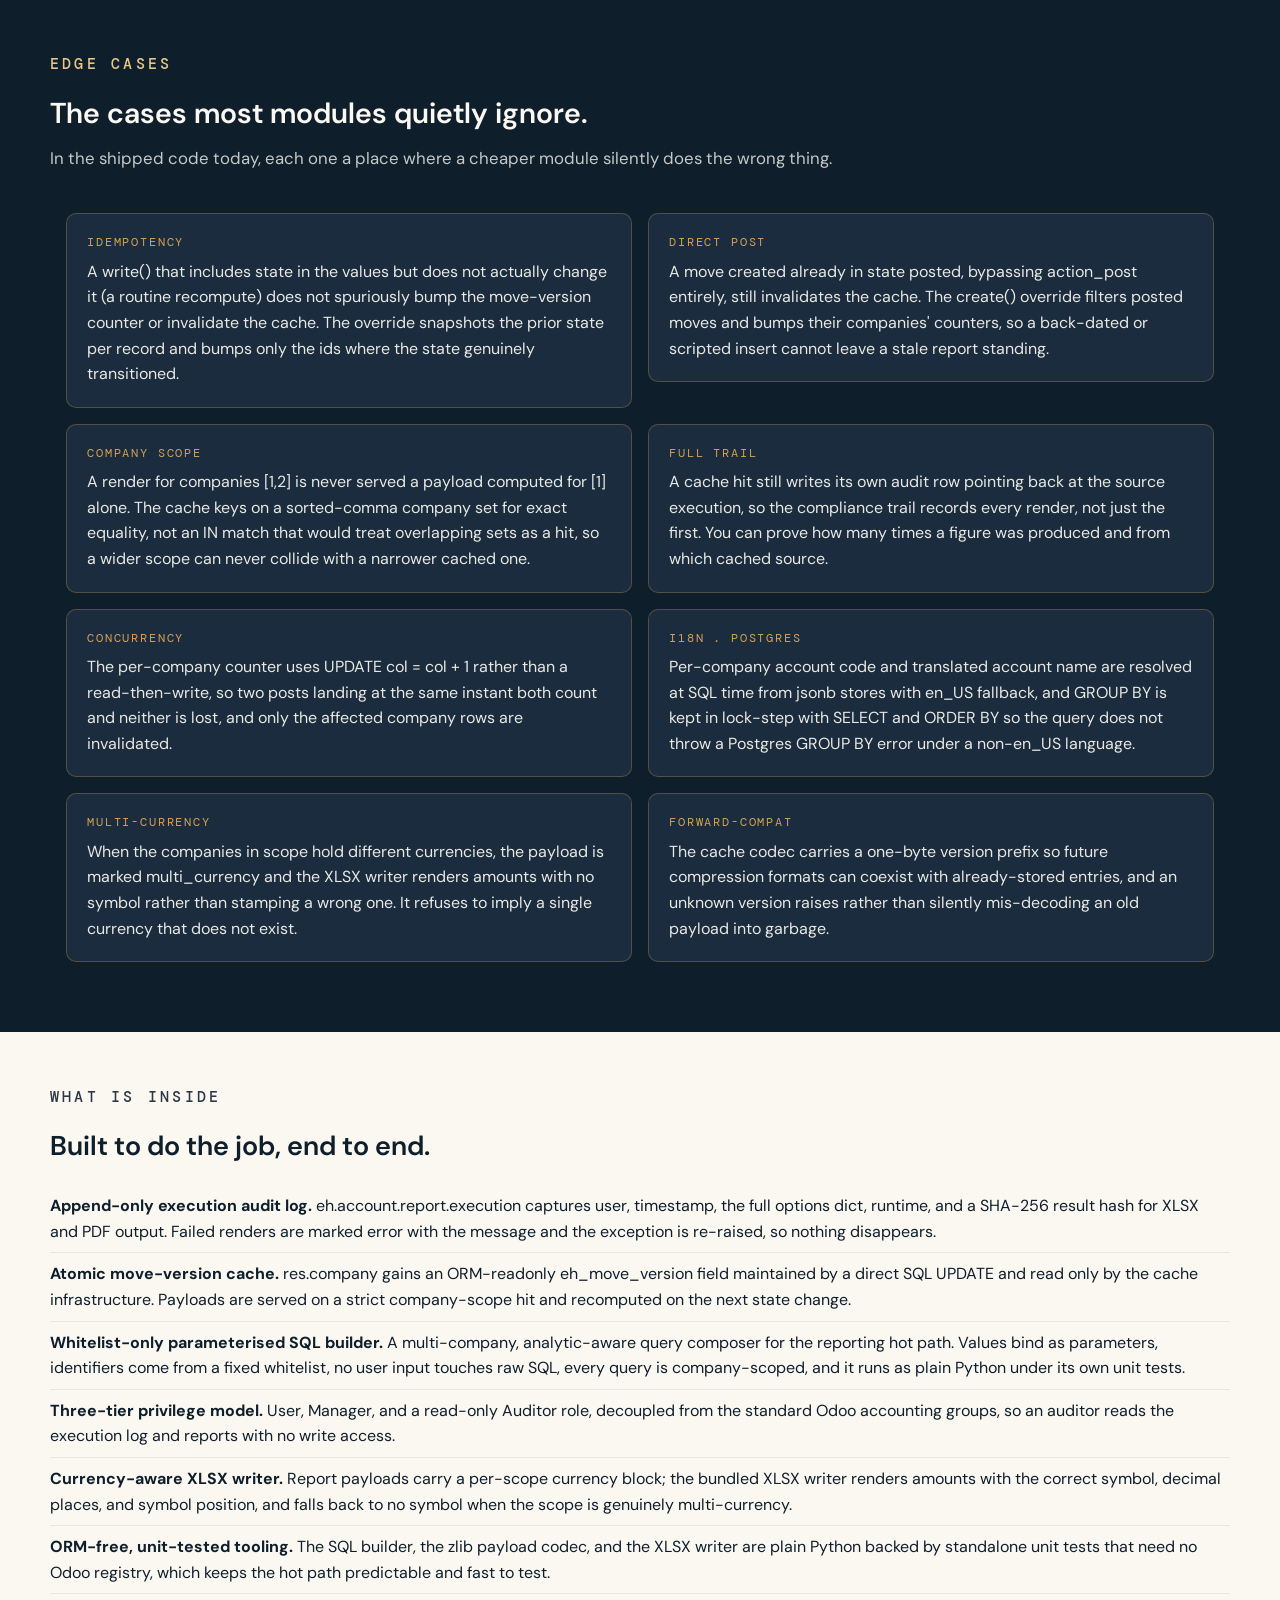
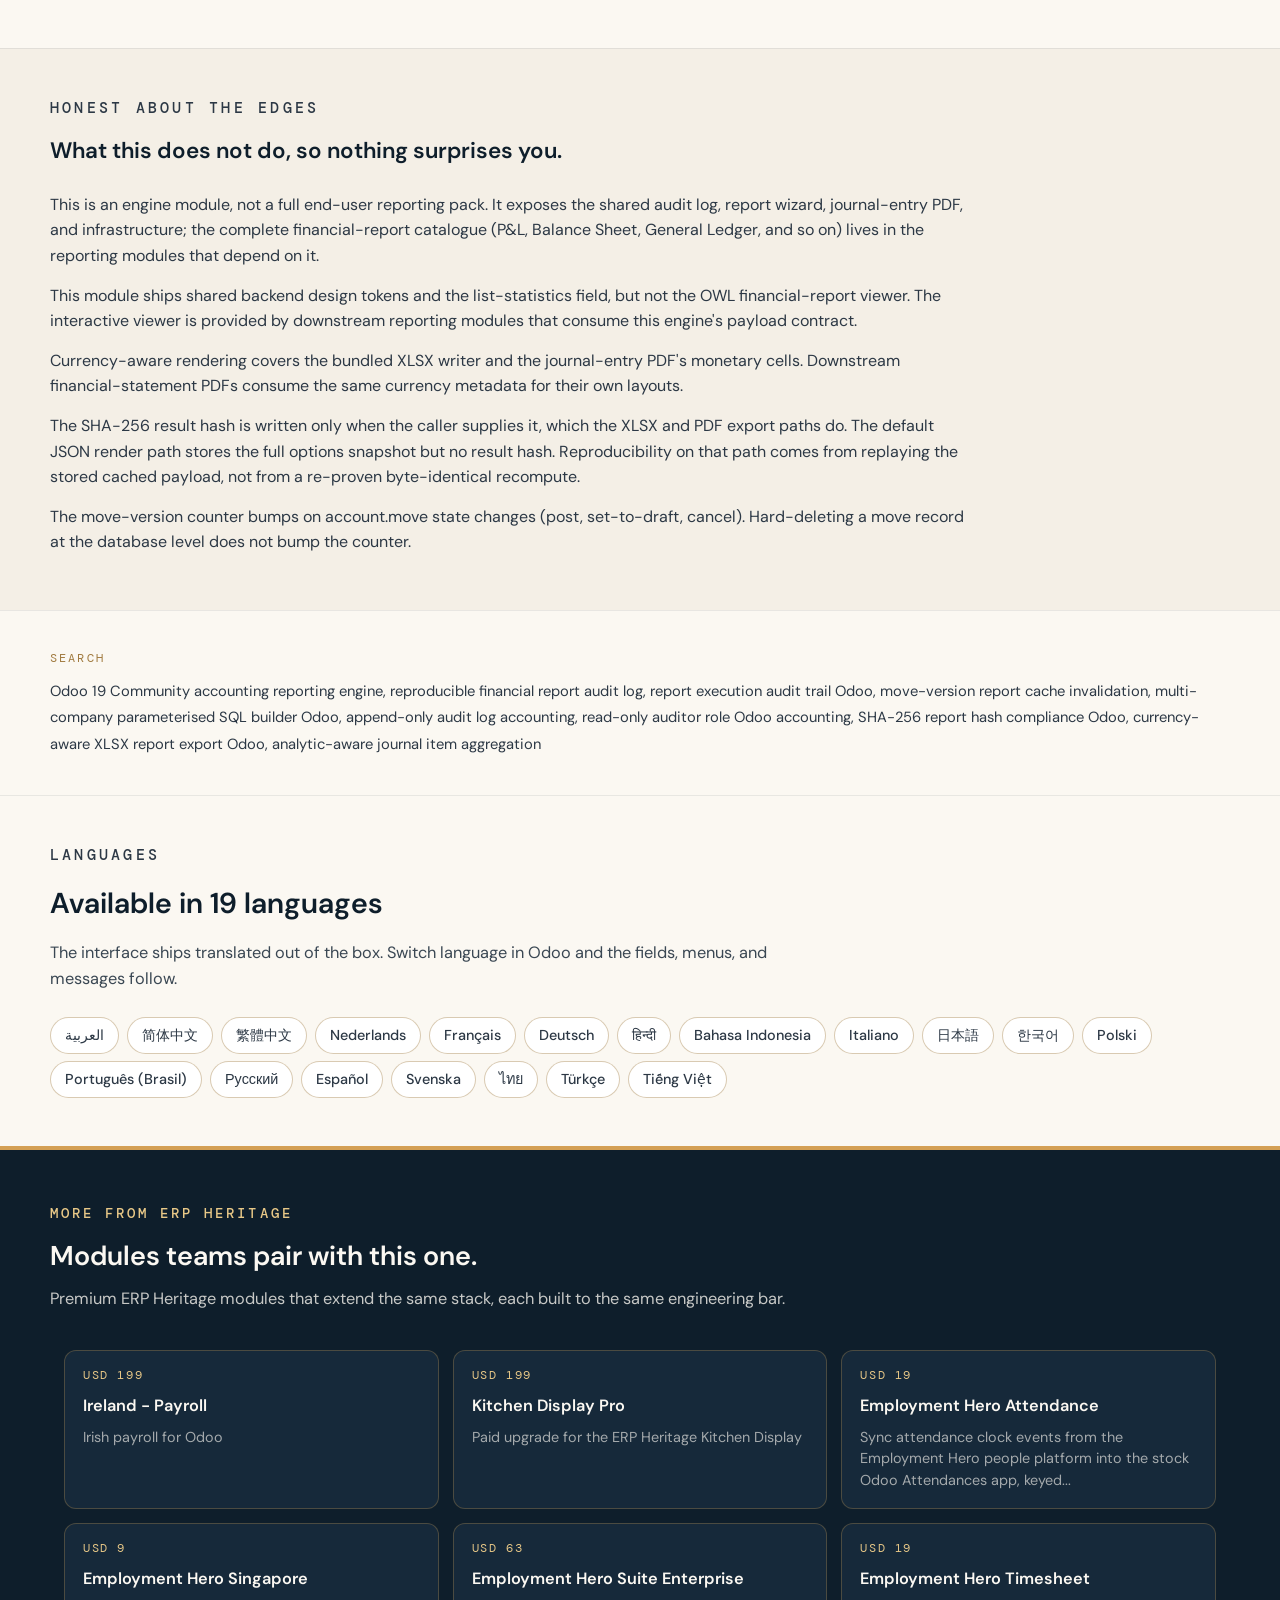
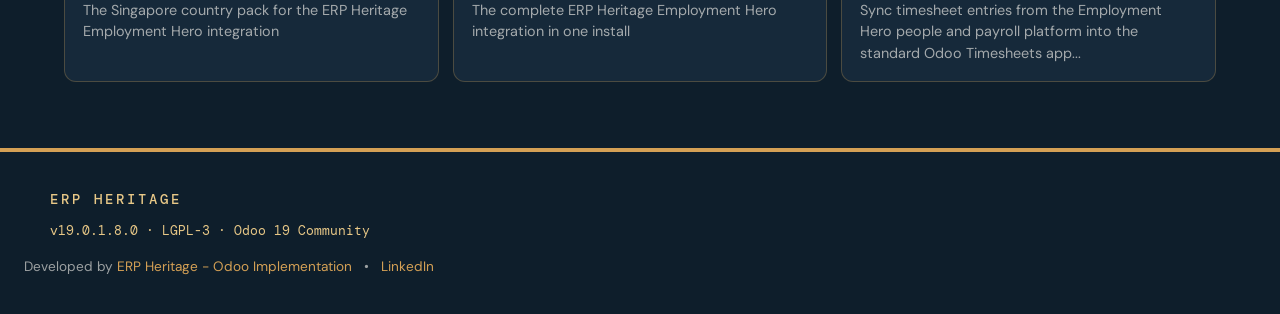
<file: eh_account_base/static/description/index.html>
<!DOCTYPE html>
<html lang="en">
<head>
<meta charset="UTF-8">
<title>Accounting Suite Base Engine | ERP Heritage</title>
<meta name="viewport" content="width=device-width, initial-scale=1">
<meta name="description" content="Shared reporting engine for the ERP Heritage Odoo 19 Community accounting suite, providing a reproducible report-execution audit log and a move-version result cache. Append-only audit log of every report render with user, timestamp, the full options snapshot, runtime, and a SHA-256 result hash for X">
<link rel="preconnect" href="https://fonts.googleapis.com">
<link rel="preconnect" href="https://fonts.gstatic.com" crossorigin>
<link href="https://fonts.googleapis.com/css2?family=DM+Sans:wght@400;500;600;700&family=DM+Mono:wght@400;500&display=swap" rel="stylesheet">
</head>
<body style="margin:0;padding:0;background-color:#FBF8F2;color:#0E1E2B;font-family:'DM Sans',-apple-system,BlinkMacSystemFont,'Segoe UI',Roboto,system-ui,sans-serif;font-size:16px;line-height:1.6;font-weight:400;">
<header style="background-color:#0E1E2B;color:#FBF8F2;padding:60px 24px 52px 24px;border-bottom:4px solid #D4A055;">
  <div style="max-width:1180px;margin:0 auto;">
    <div style="margin-bottom:16px;"><span style="font-size:0.86rem;font-weight:500;letter-spacing:0.22em;text-transform:uppercase;color:#E8C887;font-family:'DM Mono',ui-monospace,monospace;">ERP Heritage &middot; Accounting Suite</span></div>
    <div style="width:220px;height:2px;background-color:#D4A055;margin:14px 0 18px 0;"></div>
    <span style="display:inline-block;font-family:'DM Mono',ui-monospace,monospace;font-size:0.78rem;font-weight:500;letter-spacing:0.2em;text-transform:uppercase;color:#D4A055;padding:4px 12px;border:1px solid rgba(212,160,85,0.65);border-radius:999px;margin:4px 6px 8px 0;">ODOO 19 . COMMUNITY EDITION</span>
    <h1 style="font-size:2.6rem;margin:6px 0 10px 0;font-weight:700;letter-spacing:-0.01em;color:#FBF8F2;">Accounting Suite Base Engine</h1>
    <p style="margin:14px 0 0 0;font-size:1.15rem;line-height:1.65;max-width:760px;color:rgba(251,248,242,0.88);">The shared reporting engine under the ERP Heritage accounting modules: an append-only render audit log, precise per-company cache invalidation, and a whitelist-only parameterised SQL builder.</p>
    <div style="margin-top:24px;"><span style="display:inline-block;background-color:#D4A055;border:1px solid #A07A3F;color:#0E1E2B;padding:6px 14px;border-radius:999px;font-size:1.0rem;letter-spacing:0.04em;font-family:'DM Mono',ui-monospace,monospace;margin:4px 6px 0 0;font-weight:600;">Free · LGPL-3</span><span style="display:inline-block;background-color:rgba(255,255,255,0.06);border:1px solid rgba(255,255,255,0.18);color:#FBF8F2;padding:5px 12px;border-radius:999px;font-size:0.86rem;letter-spacing:0.05em;font-family:'DM Mono',ui-monospace,monospace;margin:4px 6px 0 0;">FREE . LGPL-3</span><span style="display:inline-block;background-color:rgba(255,255,255,0.06);border:1px solid rgba(255,255,255,0.18);color:#FBF8F2;padding:5px 12px;border-radius:999px;font-size:0.86rem;letter-spacing:0.05em;font-family:'DM Mono',ui-monospace,monospace;margin:4px 6px 0 0;">ODOO 19</span><span style="display:inline-block;background-color:rgba(255,255,255,0.06);border:1px solid rgba(255,255,255,0.18);color:#FBF8F2;padding:5px 12px;border-radius:999px;font-size:0.86rem;letter-spacing:0.05em;font-family:'DM Mono',ui-monospace,monospace;margin:4px 6px 0 0;">v19.0.1.8.0</span></div>
  </div>
</header>
<section style="background-color:#1A2C3D;color:#FBF8F2;padding:20px 0;border-bottom:1px solid rgba(255,255,255,0.06);">
  <div style="max-width:1180px;margin:0 auto;padding:0 24px;display:table;width:100%;table-layout:fixed;"><div style="display:table-cell;font-family:'DM Mono',ui-monospace,monospace;font-size:0.82rem;letter-spacing:0.12em;text-transform:uppercase;color:#E8C887;padding:0 10px;vertical-align:middle;"><span style="display:inline-block;width:7px;height:7px;background-color:#D4A055;border-radius:50%;margin-right:7px;vertical-align:middle;"></span>Audit log</div><div style="display:table-cell;font-family:'DM Mono',ui-monospace,monospace;font-size:0.82rem;letter-spacing:0.12em;text-transform:uppercase;color:#E8C887;padding:0 10px;vertical-align:middle;"><span style="display:inline-block;width:7px;height:7px;background-color:#D4A055;border-radius:50%;margin-right:7px;vertical-align:middle;"></span>Result cache</div><div style="display:table-cell;font-family:'DM Mono',ui-monospace,monospace;font-size:0.82rem;letter-spacing:0.12em;text-transform:uppercase;color:#E8C887;padding:0 10px;vertical-align:middle;"><span style="display:inline-block;width:7px;height:7px;background-color:#D4A055;border-radius:50%;margin-right:7px;vertical-align:middle;"></span>SQL builder</div><div style="display:table-cell;font-family:'DM Mono',ui-monospace,monospace;font-size:0.82rem;letter-spacing:0.12em;text-transform:uppercase;color:#E8C887;padding:0 10px;vertical-align:middle;"><span style="display:inline-block;width:7px;height:7px;background-color:#D4A055;border-radius:50%;margin-right:7px;vertical-align:middle;"></span>Auditor role</div><div style="display:table-cell;font-family:'DM Mono',ui-monospace,monospace;font-size:0.82rem;letter-spacing:0.12em;text-transform:uppercase;color:#E8C887;padding:0 10px;vertical-align:middle;"><span style="display:inline-block;width:7px;height:7px;background-color:#D4A055;border-radius:50%;margin-right:7px;vertical-align:middle;"></span>ORM-free</div></div>
</section>
<section style="padding:54px 0;background-color:#FBF8F2;">
  <div style="max-width:1180px;margin:0 auto;padding:0 24px;">
    <h2 style="font-size:0.92rem;text-transform:uppercase;letter-spacing:0.22em;color:#2C3845;margin:0 0 14px 0;font-weight:500;font-family:'DM Mono',ui-monospace,monospace;">Why this module</h2>
    <h3 style="font-size:1.8rem;margin:0 0 26px 0;font-weight:600;color:#0E1E2B;">Accounting Suite Base Engine</h3>
    <div style="display:table;width:100%;border-collapse:separate;border-spacing:18px;"><div style="display:table-row;"><div style="display:table-cell;width:33.33%;vertical-align:top;"><div style="background-color:#0E1E2B;color:#FBF8F2;border:1px solid #A07A3F;padding:24px;border-radius:10px;height:100%;box-sizing:border-box;"><div style="font-family:'DM Mono',ui-monospace,monospace;font-size:0.78rem;letter-spacing:0.2em;color:#E8C887;margin-bottom:10px;">01 / TRACEABILITY</div><h3 style="font-size:1.15rem;font-weight:600;margin:0 0 8px 0;color:#FBF8F2;">Every render is on the record</h3><p style="font-size:1.0rem;color:rgba(251,248,242,0.86);line-height:1.6;margin:0;">Each report run writes an append-only execution row: the user, the timestamp, the full options snapshot, the runtime, and a SHA-256 result hash for XLSX and PDF. Re-run the same options against an unchanged ledger and the figures reproduce exactly. Even a cache hit writes its own row, and a failed render is recorded as an error, not lost.</p></div></div><div style="display:table-cell;width:33.33%;vertical-align:top;"><div style="background-color:#F4EFE6;color:#0E1E2B;border:1px solid rgba(58,74,92,0.14);padding:24px;border-radius:10px;height:100%;box-sizing:border-box;"><div style="font-family:'DM Mono',ui-monospace,monospace;font-size:0.78rem;letter-spacing:0.2em;color:#D4A055;margin-bottom:10px;">02 / CORRECTNESS</div><h3 style="font-size:1.15rem;font-weight:600;margin:0 0 8px 0;color:#0E1E2B;">Cache that knows when to expire</h3><p style="font-size:1.0rem;color:#2C3845;line-height:1.6;margin:0;">A per-company move-version counter bumps atomically on every account.move state change. A cache hit therefore means nothing has posted, drafted, or cancelled since the payload was built. The counter is a single SQL UPDATE that adds one, so it is correct under concurrency, and it invalidates only the companies that actually changed.</p></div></div><div style="display:table-cell;width:33.33%;vertical-align:top;"><div style="background-color:#F4EFE6;color:#0E1E2B;border:1px solid rgba(58,74,92,0.14);padding:24px;border-radius:10px;height:100%;box-sizing:border-box;"><div style="font-family:'DM Mono',ui-monospace,monospace;font-size:0.78rem;letter-spacing:0.2em;color:#D4A055;margin-bottom:10px;">03 / SAFETY</div><h3 style="font-size:1.15rem;font-weight:600;margin:0 0 8px 0;color:#0E1E2B;">SQL with no room for injection</h3><p style="font-size:1.0rem;color:#2C3845;line-height:1.6;margin:0;">The reporting hot path runs through a parameterised, analytic-aware SQL builder. Every value binds as a parameter, every identifier comes from a fixed whitelist, and every query is company-scoped, so there is no raw interpolation and no cross-company leakage. It is plain Python you can unit-test without spinning up the Odoo registry.</p></div></div></div></div>
  </div>
</section>
<section style="padding:54px 0;background-color:#F4EFE6;border-top:1px solid rgba(58,74,92,0.10);border-bottom:1px solid rgba(58,74,92,0.10);">
  <div style="max-width:1180px;margin:0 auto;padding:0 24px;">
    <h2 style="font-size:0.92rem;text-transform:uppercase;letter-spacing:0.22em;color:#2C3845;margin:0 0 14px 0;font-weight:500;font-family:'DM Mono',ui-monospace,monospace;">Day in the life</h2>
    <h3 style="font-size:1.7rem;margin:0 0 16px 0;font-weight:600;color:#0E1E2B;">An auditor asks how last quarter's Balance Sheet was produced. Can you prove it?</h3>
    <div style="background-color:#FBF8F2;border:1px solid rgba(58,74,92,0.14);border-radius:12px;padding:28px;max-width:920px;">
      <p style="font-size:1.05rem;line-height:1.75;color:#2C3845;margin:0;">You open the report-execution log and filter to that report. There is the exact row: who ran it, the timestamp, the full options snapshot (period, companies, comparison settings), the runtime, and the SHA-256 hash of the exported file. You re-run the report from that stored snapshot against the unchanged ledger and the cache returns the same payload, so the figures match line for line. The auditor logs in under the read-only Auditor role and reads the same trail without any ability to post, edit, or delete a thing. Meanwhile a colleague posts a correcting journal in another company: that company's move-version counter ticks, its cached reports recompute on the next run, and the company you are reviewing is untouched.</p>
    </div>
  </div>
</section>
<section style="padding:54px 0;background-color:#0E1E2B;color:#FBF8F2;">
  <div style="max-width:1180px;margin:0 auto;padding:0 24px;">
    <h2 style="font-size:0.92rem;text-transform:uppercase;letter-spacing:0.22em;color:#E8C887;margin:0 0 14px 0;font-weight:500;font-family:'DM Mono',ui-monospace,monospace;">Edge cases</h2>
    <h3 style="font-size:1.8rem;margin:0 0 8px 0;font-weight:600;color:#FBF8F2;">The cases most modules quietly ignore.</h3>
    <p style="font-size:1.05rem;color:rgba(251,248,242,0.78);margin:0 0 26px 0;max-width:820px;">In the shipped code today, each one a place where a cheaper module silently does the wrong thing.</p>
    <div style="display:table;width:100%;border-collapse:separate;border-spacing:16px;"><div style="display:table-row;"><div style="display:table-cell;width:50%;vertical-align:top;"><div style="background-color:#1A2C3D;border:1px solid rgba(212,160,85,0.30);border-radius:10px;padding:20px;height:100%;box-sizing:border-box;"><div style="font-family:'DM Mono',ui-monospace,monospace;font-size:0.72rem;letter-spacing:0.16em;color:#D4A055;margin-bottom:6px;">IDEMPOTENCY</div><p style="margin:0;font-size:1.0rem;line-height:1.6;color:rgba(251,248,242,0.92);">A write() that includes state in the values but does not actually change it (a routine recompute) does not spuriously bump the move-version counter or invalidate the cache. The override snapshots the prior state per record and bumps only the ids where the state genuinely transitioned.</p></div></div><div style="display:table-cell;width:50%;vertical-align:top;"><div style="background-color:#1A2C3D;border:1px solid rgba(212,160,85,0.30);border-radius:10px;padding:20px;height:100%;box-sizing:border-box;"><div style="font-family:'DM Mono',ui-monospace,monospace;font-size:0.72rem;letter-spacing:0.16em;color:#D4A055;margin-bottom:6px;">DIRECT POST</div><p style="margin:0;font-size:1.0rem;line-height:1.6;color:rgba(251,248,242,0.92);">A move created already in state posted, bypassing action_post entirely, still invalidates the cache. The create() override filters posted moves and bumps their companies' counters, so a back-dated or scripted insert cannot leave a stale report standing.</p></div></div></div><div style="display:table-row;"><div style="display:table-cell;width:50%;vertical-align:top;"><div style="background-color:#1A2C3D;border:1px solid rgba(212,160,85,0.30);border-radius:10px;padding:20px;height:100%;box-sizing:border-box;"><div style="font-family:'DM Mono',ui-monospace,monospace;font-size:0.72rem;letter-spacing:0.16em;color:#D4A055;margin-bottom:6px;">COMPANY SCOPE</div><p style="margin:0;font-size:1.0rem;line-height:1.6;color:rgba(251,248,242,0.92);">A render for companies [1,2] is never served a payload computed for [1] alone. The cache keys on a sorted-comma company set for exact equality, not an IN match that would treat overlapping sets as a hit, so a wider scope can never collide with a narrower cached one.</p></div></div><div style="display:table-cell;width:50%;vertical-align:top;"><div style="background-color:#1A2C3D;border:1px solid rgba(212,160,85,0.30);border-radius:10px;padding:20px;height:100%;box-sizing:border-box;"><div style="font-family:'DM Mono',ui-monospace,monospace;font-size:0.72rem;letter-spacing:0.16em;color:#D4A055;margin-bottom:6px;">FULL TRAIL</div><p style="margin:0;font-size:1.0rem;line-height:1.6;color:rgba(251,248,242,0.92);">A cache hit still writes its own audit row pointing back at the source execution, so the compliance trail records every render, not just the first. You can prove how many times a figure was produced and from which cached source.</p></div></div></div><div style="display:table-row;"><div style="display:table-cell;width:50%;vertical-align:top;"><div style="background-color:#1A2C3D;border:1px solid rgba(212,160,85,0.30);border-radius:10px;padding:20px;height:100%;box-sizing:border-box;"><div style="font-family:'DM Mono',ui-monospace,monospace;font-size:0.72rem;letter-spacing:0.16em;color:#D4A055;margin-bottom:6px;">CONCURRENCY</div><p style="margin:0;font-size:1.0rem;line-height:1.6;color:rgba(251,248,242,0.92);">The per-company counter uses UPDATE col = col + 1 rather than a read-then-write, so two posts landing at the same instant both count and neither is lost, and only the affected company rows are invalidated.</p></div></div><div style="display:table-cell;width:50%;vertical-align:top;"><div style="background-color:#1A2C3D;border:1px solid rgba(212,160,85,0.30);border-radius:10px;padding:20px;height:100%;box-sizing:border-box;"><div style="font-family:'DM Mono',ui-monospace,monospace;font-size:0.72rem;letter-spacing:0.16em;color:#D4A055;margin-bottom:6px;">I18N . POSTGRES</div><p style="margin:0;font-size:1.0rem;line-height:1.6;color:rgba(251,248,242,0.92);">Per-company account code and translated account name are resolved at SQL time from jsonb stores with en_US fallback, and GROUP BY is kept in lock-step with SELECT and ORDER BY so the query does not throw a Postgres GROUP BY error under a non-en_US language.</p></div></div></div><div style="display:table-row;"><div style="display:table-cell;width:50%;vertical-align:top;"><div style="background-color:#1A2C3D;border:1px solid rgba(212,160,85,0.30);border-radius:10px;padding:20px;height:100%;box-sizing:border-box;"><div style="font-family:'DM Mono',ui-monospace,monospace;font-size:0.72rem;letter-spacing:0.16em;color:#D4A055;margin-bottom:6px;">MULTI-CURRENCY</div><p style="margin:0;font-size:1.0rem;line-height:1.6;color:rgba(251,248,242,0.92);">When the companies in scope hold different currencies, the payload is marked multi_currency and the XLSX writer renders amounts with no symbol rather than stamping a wrong one. It refuses to imply a single currency that does not exist.</p></div></div><div style="display:table-cell;width:50%;vertical-align:top;"><div style="background-color:#1A2C3D;border:1px solid rgba(212,160,85,0.30);border-radius:10px;padding:20px;height:100%;box-sizing:border-box;"><div style="font-family:'DM Mono',ui-monospace,monospace;font-size:0.72rem;letter-spacing:0.16em;color:#D4A055;margin-bottom:6px;">FORWARD-COMPAT</div><p style="margin:0;font-size:1.0rem;line-height:1.6;color:rgba(251,248,242,0.92);">The cache codec carries a one-byte version prefix so future compression formats can coexist with already-stored entries, and an unknown version raises rather than silently mis-decoding an old payload into garbage.</p></div></div></div></div>
  </div>
</section>
<section style="padding:54px 0;background-color:#FBF8F2;">
  <div style="max-width:1180px;margin:0 auto;padding:0 24px;">
    <h2 style="font-size:0.92rem;text-transform:uppercase;letter-spacing:0.22em;color:#2C3845;margin:0 0 14px 0;font-weight:500;font-family:'DM Mono',ui-monospace,monospace;">What is inside</h2>
    <h3 style="font-size:1.7rem;margin:0 0 18px 0;font-weight:600;color:#0E1E2B;">Built to do the job, end to end.</h3>
    <ul style="margin:0;padding:0;list-style:none;"><li style="padding:8px 0;border-bottom:1px solid rgba(58,74,92,0.10);"><strong>Append-only execution audit log.</strong> eh.account.report.execution captures user, timestamp, the full options dict, runtime, and a SHA-256 result hash for XLSX and PDF output. Failed renders are marked error with the message and the exception is re-raised, so nothing disappears.</li><li style="padding:8px 0;border-bottom:1px solid rgba(58,74,92,0.10);"><strong>Atomic move-version cache.</strong> res.company gains an ORM-readonly eh_move_version field maintained by a direct SQL UPDATE and read only by the cache infrastructure. Payloads are served on a strict company-scope hit and recomputed on the next state change.</li><li style="padding:8px 0;border-bottom:1px solid rgba(58,74,92,0.10);"><strong>Whitelist-only parameterised SQL builder.</strong> A multi-company, analytic-aware query composer for the reporting hot path. Values bind as parameters, identifiers come from a fixed whitelist, no user input touches raw SQL, every query is company-scoped, and it runs as plain Python under its own unit tests.</li><li style="padding:8px 0;border-bottom:1px solid rgba(58,74,92,0.10);"><strong>Three-tier privilege model.</strong> User, Manager, and a read-only Auditor role, decoupled from the standard Odoo accounting groups, so an auditor reads the execution log and reports with no write access.</li><li style="padding:8px 0;border-bottom:1px solid rgba(58,74,92,0.10);"><strong>Currency-aware XLSX writer.</strong> Report payloads carry a per-scope currency block; the bundled XLSX writer renders amounts with the correct symbol, decimal places, and symbol position, and falls back to no symbol when the scope is genuinely multi-currency.</li><li style="padding:8px 0;border-bottom:1px solid rgba(58,74,92,0.10);"><strong>ORM-free, unit-tested tooling.</strong> The SQL builder, the zlib payload codec, and the XLSX writer are plain Python backed by standalone unit tests that need no Odoo registry, which keeps the hot path predictable and fast to test.</li></ul>
  </div>
</section>
<section style="padding:48px 0;background-color:#F4EFE6;border-top:1px solid rgba(58,74,92,0.10);">
  <div style="max-width:1180px;margin:0 auto;padding:0 24px;">
    <h2 style="font-size:0.92rem;text-transform:uppercase;letter-spacing:0.22em;color:#2C3845;margin:0 0 12px 0;font-weight:500;font-family:'DM Mono',ui-monospace,monospace;">Honest about the edges</h2>
    <h3 style="font-size:1.4rem;margin:0 0 16px 0;font-weight:600;color:#0E1E2B;">What this does not do, so nothing surprises you.</h3>
    <ul style="margin:0;padding:0;list-style:none;max-width:920px;">
      <li style="padding:7px 0;color:#2C3845;font-size:1.0rem;line-height:1.6;">This is an engine module, not a full end-user reporting pack. It exposes the shared audit log, report wizard, journal-entry PDF, and infrastructure; the complete financial-report catalogue (P&amp;L, Balance Sheet, General Ledger, and so on) lives in the reporting modules that depend on it.</li>
      <li style="padding:7px 0;color:#2C3845;font-size:1.0rem;line-height:1.6;">This module ships shared backend design tokens and the list-statistics field, but not the OWL financial-report viewer. The interactive viewer is provided by downstream reporting modules that consume this engine's payload contract.</li>
      <li style="padding:7px 0;color:#2C3845;font-size:1.0rem;line-height:1.6;">Currency-aware rendering covers the bundled XLSX writer and the journal-entry PDF's monetary cells. Downstream financial-statement PDFs consume the same currency metadata for their own layouts.</li>
      <li style="padding:7px 0;color:#2C3845;font-size:1.0rem;line-height:1.6;">The SHA-256 result hash is written only when the caller supplies it, which the XLSX and PDF export paths do. The default JSON render path stores the full options snapshot but no result hash. Reproducibility on that path comes from replaying the stored cached payload, not from a re-proven byte-identical recompute.</li>
      <li style="padding:7px 0;color:#2C3845;font-size:1.0rem;line-height:1.6;">The move-version counter bumps on account.move state changes (post, set-to-draft, cancel). Hard-deleting a move record at the database level does not bump the counter.</li>
    </ul>
  </div>
</section>
<section style="padding:38px 0;background-color:#FBF8F2;border-top:1px solid rgba(58,74,92,0.10);">
  <div style="max-width:1180px;margin:0 auto;padding:0 24px;">
    <div style="font-family:'DM Mono',ui-monospace,monospace;font-size:0.74rem;letter-spacing:0.18em;text-transform:uppercase;color:#A07A3F;margin-bottom:10px;">Search</div>
    <p style="font-size:0.92rem;color:#2C3845;line-height:1.8;margin:0;">Odoo 19 Community accounting reporting engine, reproducible financial report audit log, report execution audit trail Odoo, move-version report cache invalidation, multi-company parameterised SQL builder Odoo, append-only audit log accounting, read-only auditor role Odoo accounting, SHA-256 report hash compliance Odoo, currency-aware XLSX report export Odoo, analytic-aware journal item aggregation</p>
  </div>
</section>
<!-- eh-i18n-langs-v1 -->
<section style="padding:48px 0;background-color:#FBF8F2;border-top:1px solid rgba(14,30,43,0.08);"><div style="max-width:1180px;margin:0 auto;padding:0 24px;"><h2 style="font-size:0.92rem;text-transform:uppercase;letter-spacing:0.22em;color:#2C3845;margin:0 0 12px 0;font-weight:500;font-family:'DM Mono',ui-monospace,monospace;">Languages</h2><h3 style="font-size:1.8rem;margin:0 0 14px 0;font-weight:600;color:#0E1E2B;">Available in 19 languages</h3><p style="margin:0 0 18px 0;font-size:1.02rem;line-height:1.6;color:#3A4753;max-width:780px;">The interface ships translated out of the box. Switch language in Odoo and the fields, menus, and messages follow.</p><div style="margin:0;"><span style="display:inline-block;background-color:#FFFFFF;border:1px solid rgba(160,122,63,0.40);color:#2C3845;padding:6px 14px;border-radius:999px;font-size:0.9rem;font-weight:500;font-family:'DM Sans',-apple-system,BlinkMacSystemFont,sans-serif;margin:7px 8px 0 0;">العربية</span><span style="display:inline-block;background-color:#FFFFFF;border:1px solid rgba(160,122,63,0.40);color:#2C3845;padding:6px 14px;border-radius:999px;font-size:0.9rem;font-weight:500;font-family:'DM Sans',-apple-system,BlinkMacSystemFont,sans-serif;margin:7px 8px 0 0;">简体中文</span><span style="display:inline-block;background-color:#FFFFFF;border:1px solid rgba(160,122,63,0.40);color:#2C3845;padding:6px 14px;border-radius:999px;font-size:0.9rem;font-weight:500;font-family:'DM Sans',-apple-system,BlinkMacSystemFont,sans-serif;margin:7px 8px 0 0;">繁體中文</span><span style="display:inline-block;background-color:#FFFFFF;border:1px solid rgba(160,122,63,0.40);color:#2C3845;padding:6px 14px;border-radius:999px;font-size:0.9rem;font-weight:500;font-family:'DM Sans',-apple-system,BlinkMacSystemFont,sans-serif;margin:7px 8px 0 0;">Nederlands</span><span style="display:inline-block;background-color:#FFFFFF;border:1px solid rgba(160,122,63,0.40);color:#2C3845;padding:6px 14px;border-radius:999px;font-size:0.9rem;font-weight:500;font-family:'DM Sans',-apple-system,BlinkMacSystemFont,sans-serif;margin:7px 8px 0 0;">Français</span><span style="display:inline-block;background-color:#FFFFFF;border:1px solid rgba(160,122,63,0.40);color:#2C3845;padding:6px 14px;border-radius:999px;font-size:0.9rem;font-weight:500;font-family:'DM Sans',-apple-system,BlinkMacSystemFont,sans-serif;margin:7px 8px 0 0;">Deutsch</span><span style="display:inline-block;background-color:#FFFFFF;border:1px solid rgba(160,122,63,0.40);color:#2C3845;padding:6px 14px;border-radius:999px;font-size:0.9rem;font-weight:500;font-family:'DM Sans',-apple-system,BlinkMacSystemFont,sans-serif;margin:7px 8px 0 0;">हिन्दी</span><span style="display:inline-block;background-color:#FFFFFF;border:1px solid rgba(160,122,63,0.40);color:#2C3845;padding:6px 14px;border-radius:999px;font-size:0.9rem;font-weight:500;font-family:'DM Sans',-apple-system,BlinkMacSystemFont,sans-serif;margin:7px 8px 0 0;">Bahasa Indonesia</span><span style="display:inline-block;background-color:#FFFFFF;border:1px solid rgba(160,122,63,0.40);color:#2C3845;padding:6px 14px;border-radius:999px;font-size:0.9rem;font-weight:500;font-family:'DM Sans',-apple-system,BlinkMacSystemFont,sans-serif;margin:7px 8px 0 0;">Italiano</span><span style="display:inline-block;background-color:#FFFFFF;border:1px solid rgba(160,122,63,0.40);color:#2C3845;padding:6px 14px;border-radius:999px;font-size:0.9rem;font-weight:500;font-family:'DM Sans',-apple-system,BlinkMacSystemFont,sans-serif;margin:7px 8px 0 0;">日本語</span><span style="display:inline-block;background-color:#FFFFFF;border:1px solid rgba(160,122,63,0.40);color:#2C3845;padding:6px 14px;border-radius:999px;font-size:0.9rem;font-weight:500;font-family:'DM Sans',-apple-system,BlinkMacSystemFont,sans-serif;margin:7px 8px 0 0;">한국어</span><span style="display:inline-block;background-color:#FFFFFF;border:1px solid rgba(160,122,63,0.40);color:#2C3845;padding:6px 14px;border-radius:999px;font-size:0.9rem;font-weight:500;font-family:'DM Sans',-apple-system,BlinkMacSystemFont,sans-serif;margin:7px 8px 0 0;">Polski</span><span style="display:inline-block;background-color:#FFFFFF;border:1px solid rgba(160,122,63,0.40);color:#2C3845;padding:6px 14px;border-radius:999px;font-size:0.9rem;font-weight:500;font-family:'DM Sans',-apple-system,BlinkMacSystemFont,sans-serif;margin:7px 8px 0 0;">Português (Brasil)</span><span style="display:inline-block;background-color:#FFFFFF;border:1px solid rgba(160,122,63,0.40);color:#2C3845;padding:6px 14px;border-radius:999px;font-size:0.9rem;font-weight:500;font-family:'DM Sans',-apple-system,BlinkMacSystemFont,sans-serif;margin:7px 8px 0 0;">Русский</span><span style="display:inline-block;background-color:#FFFFFF;border:1px solid rgba(160,122,63,0.40);color:#2C3845;padding:6px 14px;border-radius:999px;font-size:0.9rem;font-weight:500;font-family:'DM Sans',-apple-system,BlinkMacSystemFont,sans-serif;margin:7px 8px 0 0;">Español</span><span style="display:inline-block;background-color:#FFFFFF;border:1px solid rgba(160,122,63,0.40);color:#2C3845;padding:6px 14px;border-radius:999px;font-size:0.9rem;font-weight:500;font-family:'DM Sans',-apple-system,BlinkMacSystemFont,sans-serif;margin:7px 8px 0 0;">Svenska</span><span style="display:inline-block;background-color:#FFFFFF;border:1px solid rgba(160,122,63,0.40);color:#2C3845;padding:6px 14px;border-radius:999px;font-size:0.9rem;font-weight:500;font-family:'DM Sans',-apple-system,BlinkMacSystemFont,sans-serif;margin:7px 8px 0 0;">ไทย</span><span style="display:inline-block;background-color:#FFFFFF;border:1px solid rgba(160,122,63,0.40);color:#2C3845;padding:6px 14px;border-radius:999px;font-size:0.9rem;font-weight:500;font-family:'DM Sans',-apple-system,BlinkMacSystemFont,sans-serif;margin:7px 8px 0 0;">Türkçe</span><span style="display:inline-block;background-color:#FFFFFF;border:1px solid rgba(160,122,63,0.40);color:#2C3845;padding:6px 14px;border-radius:999px;font-size:0.9rem;font-weight:500;font-family:'DM Sans',-apple-system,BlinkMacSystemFont,sans-serif;margin:7px 8px 0 0;">Tiếng Việt</span></div></div></section>
<!-- EH_CROSSSELL_START -->
<section style="padding:52px 0;background-color:#0E1E2B;color:#FBF8F2;border-top:4px solid #D4A055;">
  <div style="max-width:1180px;margin:0 auto;padding:0 24px;">
    <div style="font-family:'DM Mono',ui-monospace,monospace;font-size:0.86rem;font-weight:500;letter-spacing:0.22em;text-transform:uppercase;color:#E8C887;margin-bottom:10px;">More from ERP Heritage</div>
    <h3 style="font-size:1.7rem;margin:0 0 8px 0;font-weight:600;color:#FBF8F2;">Modules teams pair with this one.</h3>
    <p style="font-size:1.02rem;color:rgba(251,248,242,0.78);margin:0 0 24px 0;max-width:820px;">Premium ERP Heritage modules that extend the same stack, each built to the same engineering bar.</p>
    <div style="display:table;width:100%;border-collapse:separate;border-spacing:14px;"><div style="display:table-row;"><div style="display:table-cell;width:33%;vertical-align:top;padding:16px 18px;background-color:#16293A;border:1px solid rgba(212,160,85,0.28);border-radius:12px;"><div style="font-family:'DM Mono',ui-monospace,monospace;font-size:0.72rem;letter-spacing:0.14em;text-transform:uppercase;color:#E8C887;margin-bottom:8px;">USD 199</div><a href="https://apps.odoo.com/apps/modules/19.0/eh_l10n_ie_hr_payroll/" target="_blank" style="color:#FBF8F2;text-decoration:none;font-weight:600;font-size:1.02rem;line-height:1.4;">Ireland - Payroll</a><p style="margin:8px 0 0 0;font-size:0.9rem;line-height:1.5;color:rgba(251,248,242,0.82);"> <span style="color:rgba(251,248,242,0.62);font-weight:400;">Irish payroll for Odoo</span></p></div><div style="display:table-cell;width:33%;vertical-align:top;padding:16px 18px;background-color:#16293A;border:1px solid rgba(212,160,85,0.28);border-radius:12px;"><div style="font-family:'DM Mono',ui-monospace,monospace;font-size:0.72rem;letter-spacing:0.14em;text-transform:uppercase;color:#E8C887;margin-bottom:8px;">USD 199</div><a href="https://apps.odoo.com/apps/modules/19.0/eh_pos_kds_pro/" target="_blank" style="color:#FBF8F2;text-decoration:none;font-weight:600;font-size:1.02rem;line-height:1.4;">Kitchen Display Pro</a><p style="margin:8px 0 0 0;font-size:0.9rem;line-height:1.5;color:rgba(251,248,242,0.82);"> <span style="color:rgba(251,248,242,0.62);font-weight:400;">Paid upgrade for the ERP Heritage Kitchen Display</span></p></div><div style="display:table-cell;width:33%;vertical-align:top;padding:16px 18px;background-color:#16293A;border:1px solid rgba(212,160,85,0.28);border-radius:12px;"><div style="font-family:'DM Mono',ui-monospace,monospace;font-size:0.72rem;letter-spacing:0.14em;text-transform:uppercase;color:#E8C887;margin-bottom:8px;">USD 19</div><a href="https://apps.odoo.com/apps/modules/19.0/eh_hero_attendance/" target="_blank" style="color:#FBF8F2;text-decoration:none;font-weight:600;font-size:1.02rem;line-height:1.4;">Employment Hero Attendance</a><p style="margin:8px 0 0 0;font-size:0.9rem;line-height:1.5;color:rgba(251,248,242,0.82);"> <span style="color:rgba(251,248,242,0.62);font-weight:400;">Sync attendance clock events from the Employment Hero people platform into the stock Odoo Attendances app, keyed...</span></p></div></div><div style="display:table-row;"><div style="display:table-cell;width:33%;vertical-align:top;padding:16px 18px;background-color:#16293A;border:1px solid rgba(212,160,85,0.28);border-radius:12px;"><div style="font-family:'DM Mono',ui-monospace,monospace;font-size:0.72rem;letter-spacing:0.14em;text-transform:uppercase;color:#E8C887;margin-bottom:8px;">USD 9</div><a href="https://apps.odoo.com/apps/modules/19.0/eh_hero_country_sg/" target="_blank" style="color:#FBF8F2;text-decoration:none;font-weight:600;font-size:1.02rem;line-height:1.4;">Employment Hero Singapore</a><p style="margin:8px 0 0 0;font-size:0.9rem;line-height:1.5;color:rgba(251,248,242,0.82);"> <span style="color:rgba(251,248,242,0.62);font-weight:400;">The Singapore country pack for the ERP Heritage Employment Hero integration</span></p></div><div style="display:table-cell;width:33%;vertical-align:top;padding:16px 18px;background-color:#16293A;border:1px solid rgba(212,160,85,0.28);border-radius:12px;"><div style="font-family:'DM Mono',ui-monospace,monospace;font-size:0.72rem;letter-spacing:0.14em;text-transform:uppercase;color:#E8C887;margin-bottom:8px;">USD 63</div><a href="https://apps.odoo.com/apps/modules/19.0/eh_hero_enterprise/" target="_blank" style="color:#FBF8F2;text-decoration:none;font-weight:600;font-size:1.02rem;line-height:1.4;">Employment Hero Suite Enterprise</a><p style="margin:8px 0 0 0;font-size:0.9rem;line-height:1.5;color:rgba(251,248,242,0.82);"> <span style="color:rgba(251,248,242,0.62);font-weight:400;">The complete ERP Heritage Employment Hero integration in one install</span></p></div><div style="display:table-cell;width:33%;vertical-align:top;padding:16px 18px;background-color:#16293A;border:1px solid rgba(212,160,85,0.28);border-radius:12px;"><div style="font-family:'DM Mono',ui-monospace,monospace;font-size:0.72rem;letter-spacing:0.14em;text-transform:uppercase;color:#E8C887;margin-bottom:8px;">USD 19</div><a href="https://apps.odoo.com/apps/modules/19.0/eh_hero_timesheet/" target="_blank" style="color:#FBF8F2;text-decoration:none;font-weight:600;font-size:1.02rem;line-height:1.4;">Employment Hero Timesheet</a><p style="margin:8px 0 0 0;font-size:0.9rem;line-height:1.5;color:rgba(251,248,242,0.82);"> <span style="color:rgba(251,248,242,0.62);font-weight:400;">Sync timesheet entries from the Employment Hero people and payroll platform into the standard Odoo Timesheets app...</span></p></div></div></div>
  </div>
</section>
<!-- EH_CROSSSELL_END -->
<footer style="background-color:#0E1E2B;color:#FBF8F2;padding:36px 24px;border-top:4px solid #D4A055;">
  <div style="max-width:1180px;margin:0 auto;">
    <div style="font-size:0.86rem;font-weight:500;letter-spacing:0.22em;text-transform:uppercase;color:#E8C887;font-family:'DM Mono',ui-monospace,monospace;margin-bottom:8px;">ERP Heritage</div>
    <p style="margin:10px 0 0 0;font-size:0.82rem;color:#E8C887;font-family:'DM Mono',ui-monospace,monospace;">v19.0.1.8.0 &middot; LGPL-3 &middot; Odoo 19 Community</p>
  </div>
<!-- EH_SEO_START -->
    <p style="margin:12px 0 0 0;"><span style="font-size:0.85rem;color:rgba(251,248,242,0.6);">Developed by <a href="https://www.erpheritage.com.au/" target="_blank" style="color:#D4A055;text-decoration:none;">ERP Heritage - Odoo Implementation</a> <span style="margin:0 8px;">&bull;</span> <a href="https://www.linkedin.com/company/erpheritage/" target="_blank" style="color:#D4A055;text-decoration:none;">LinkedIn</a></span></p>
    <!-- EH_SEO_END -->
</footer>
</body>
</html>
</file>
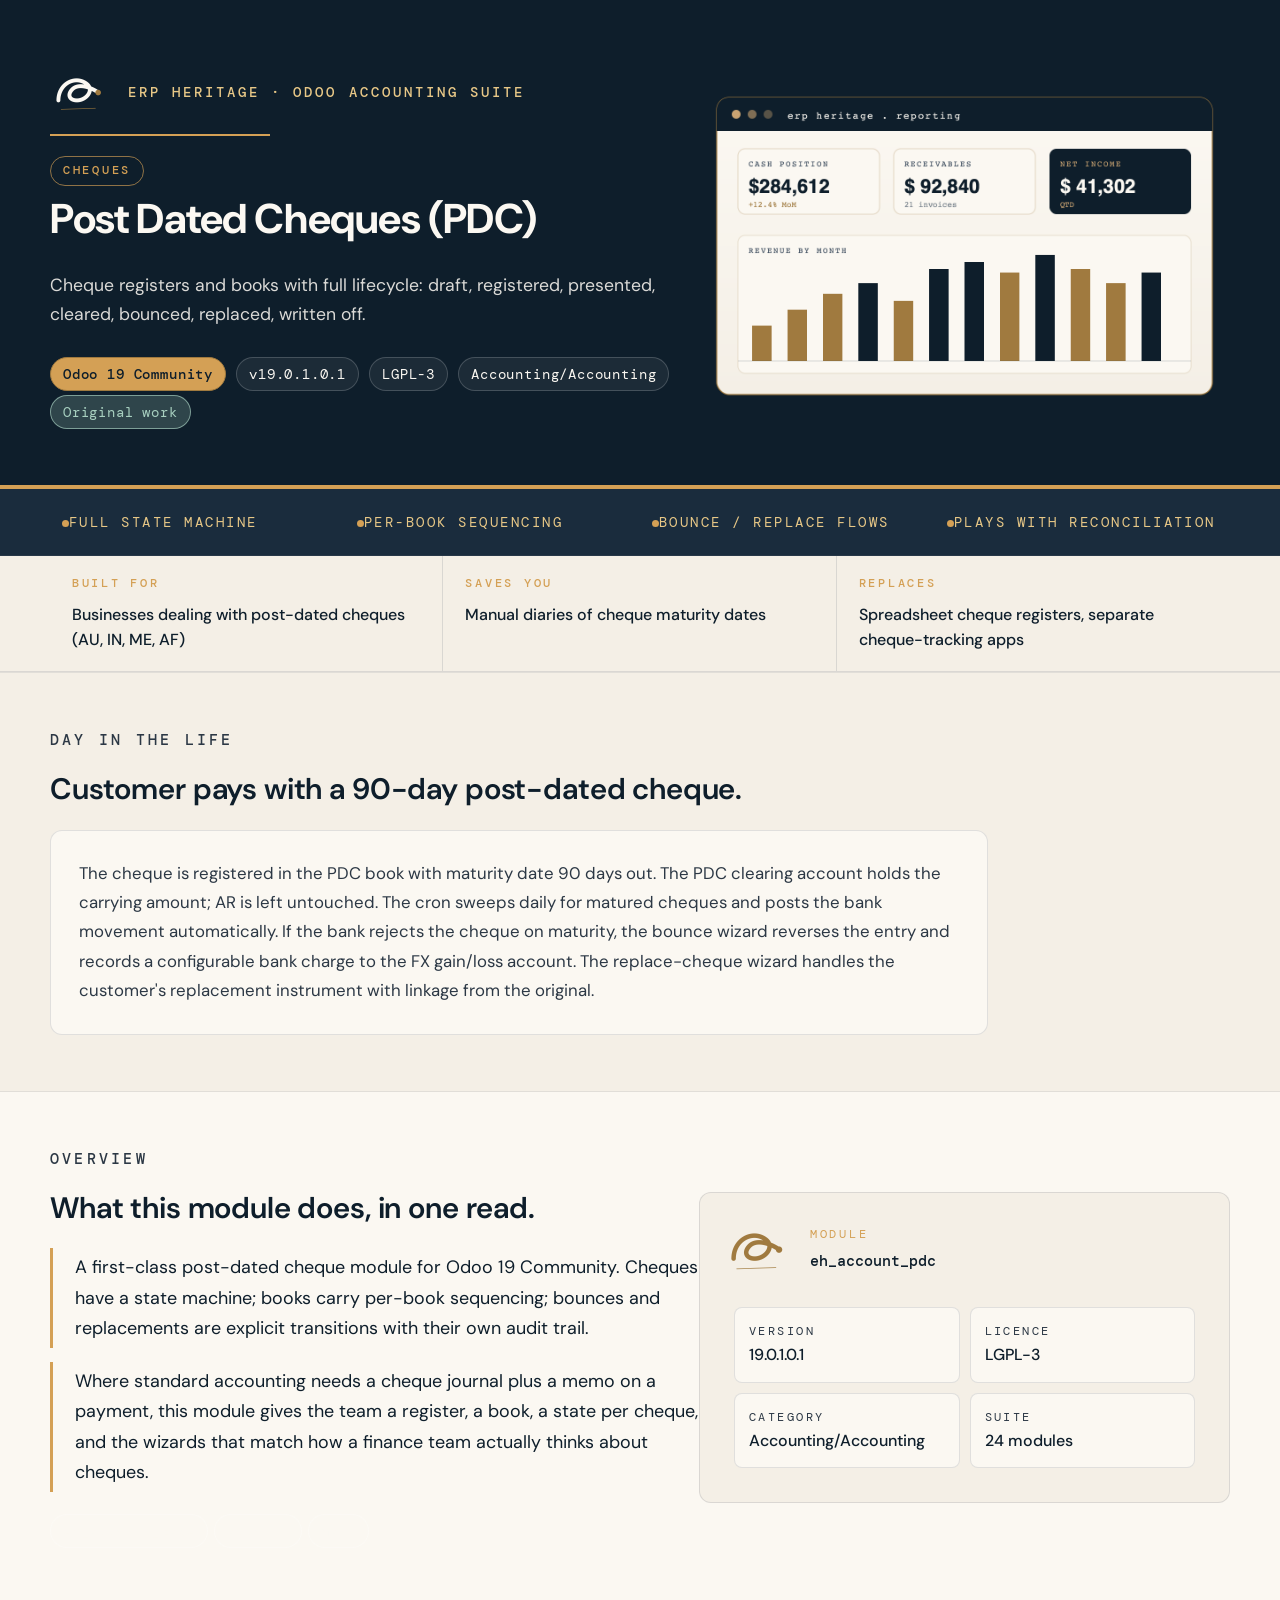
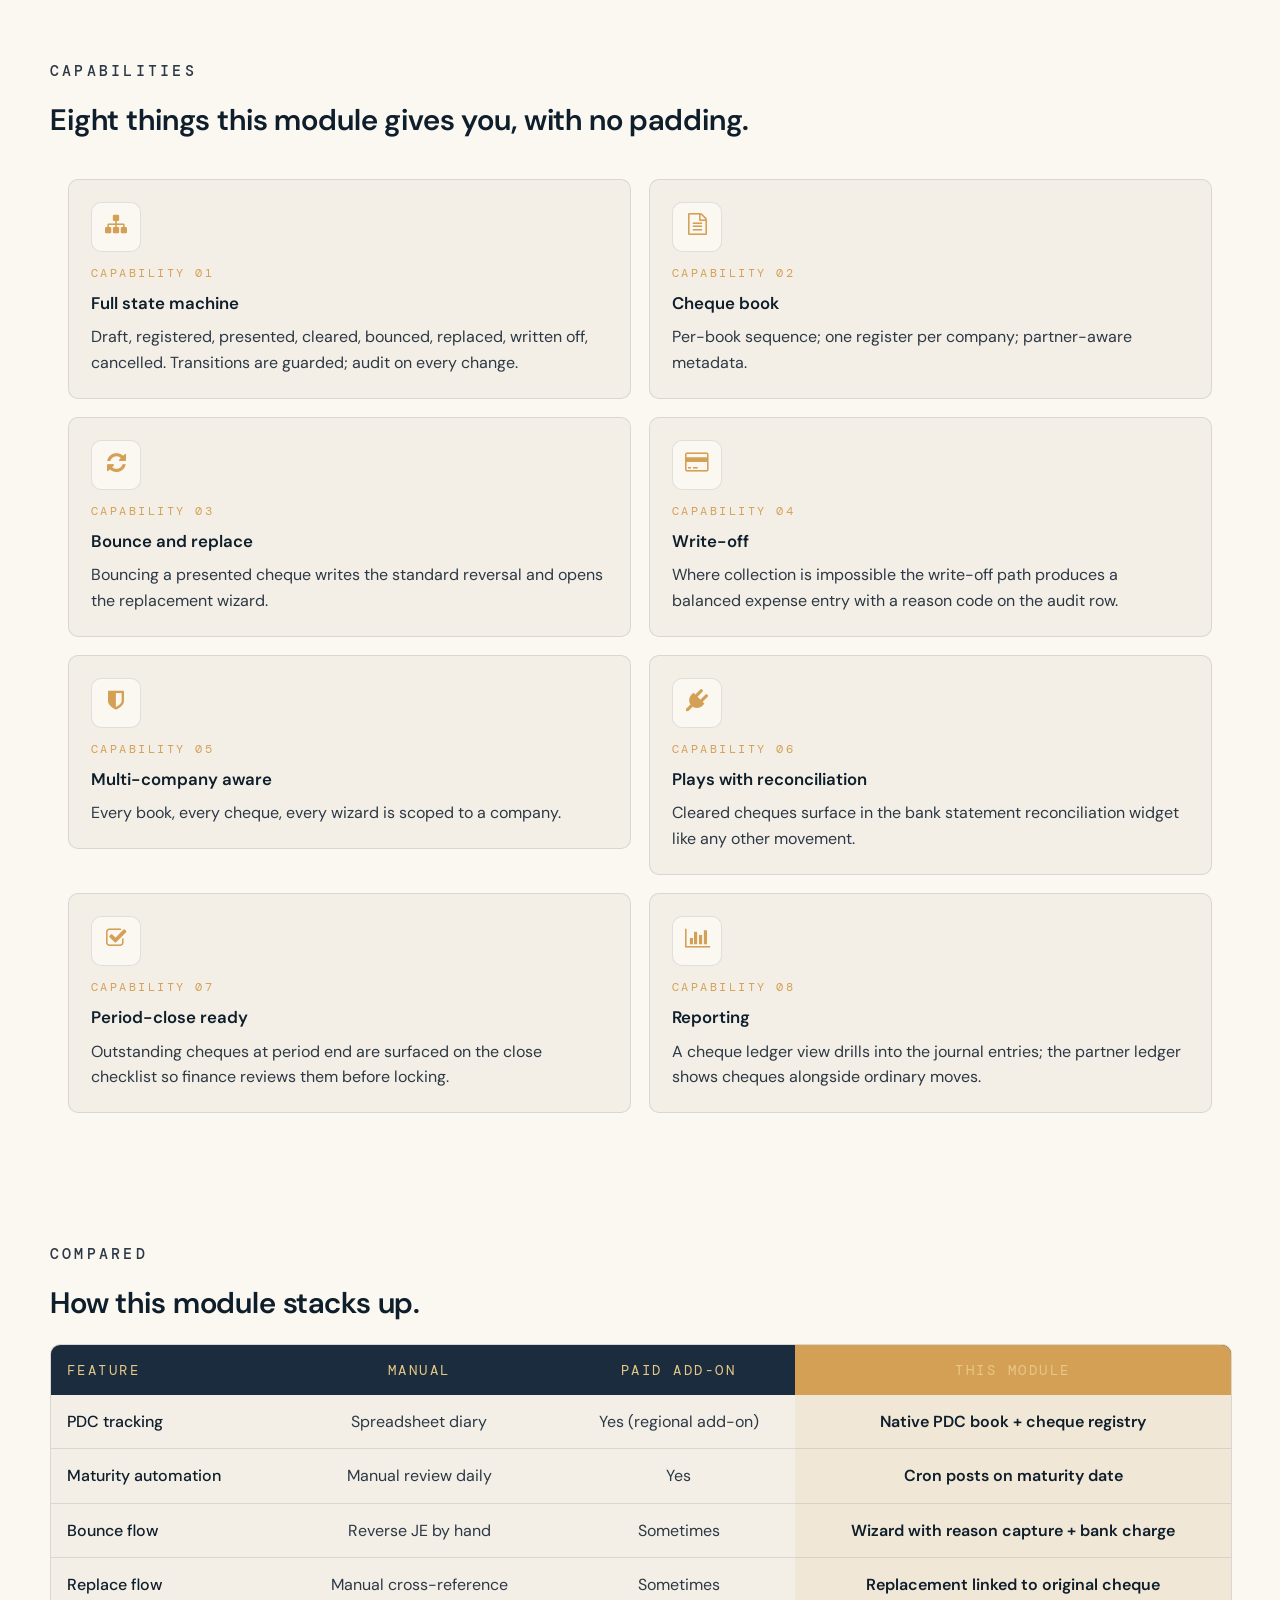
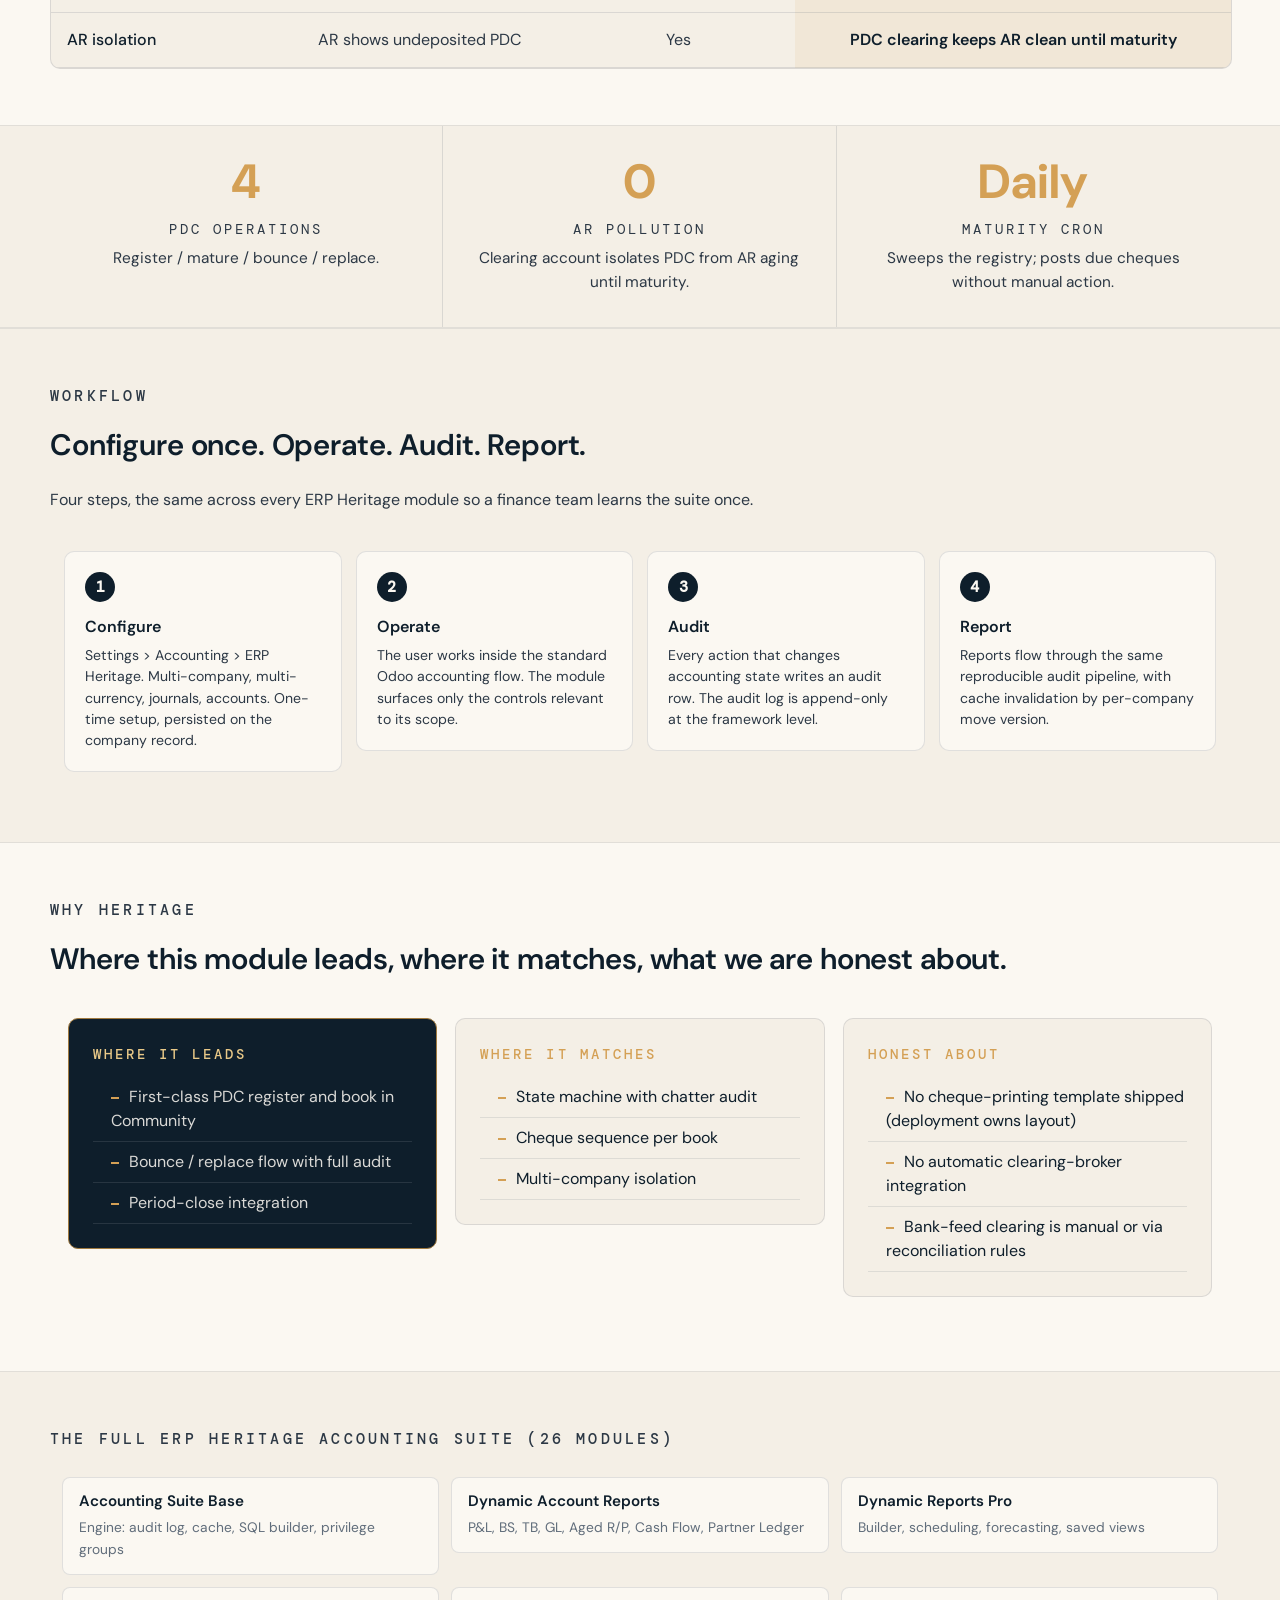
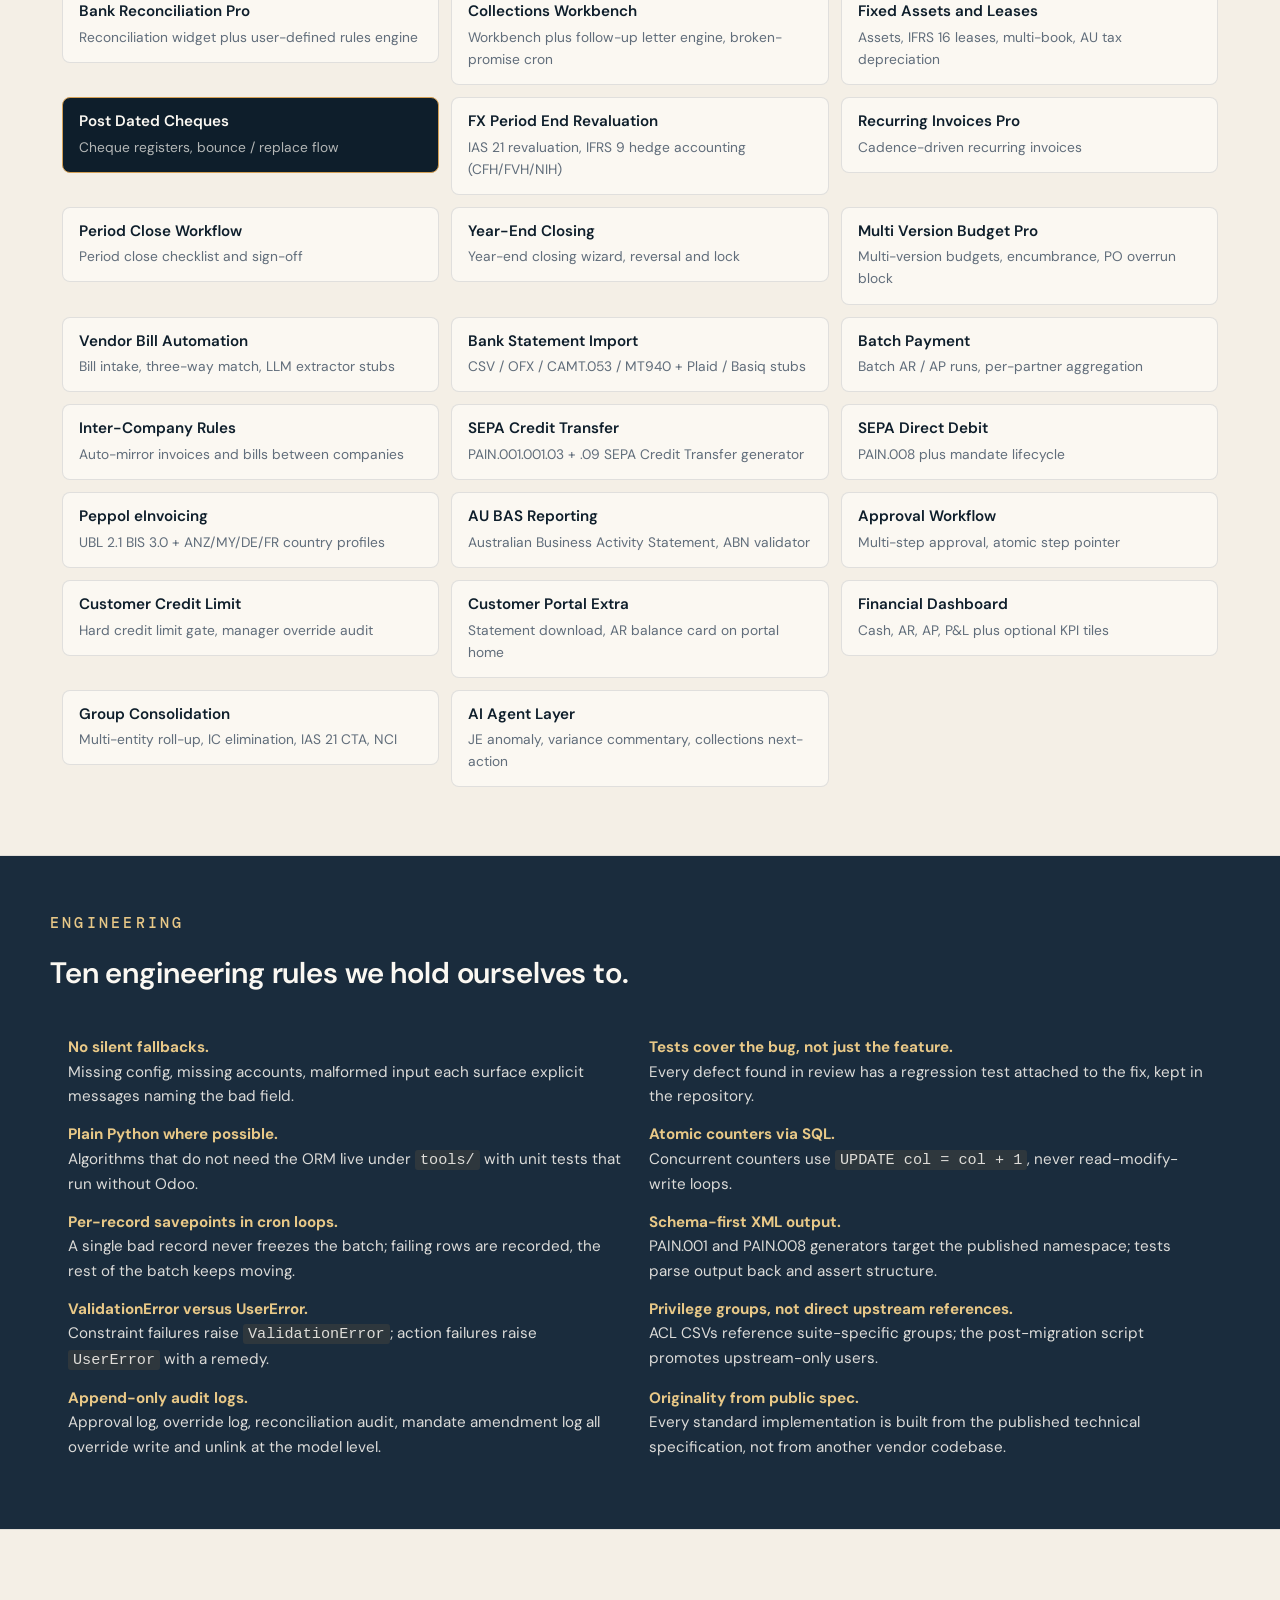
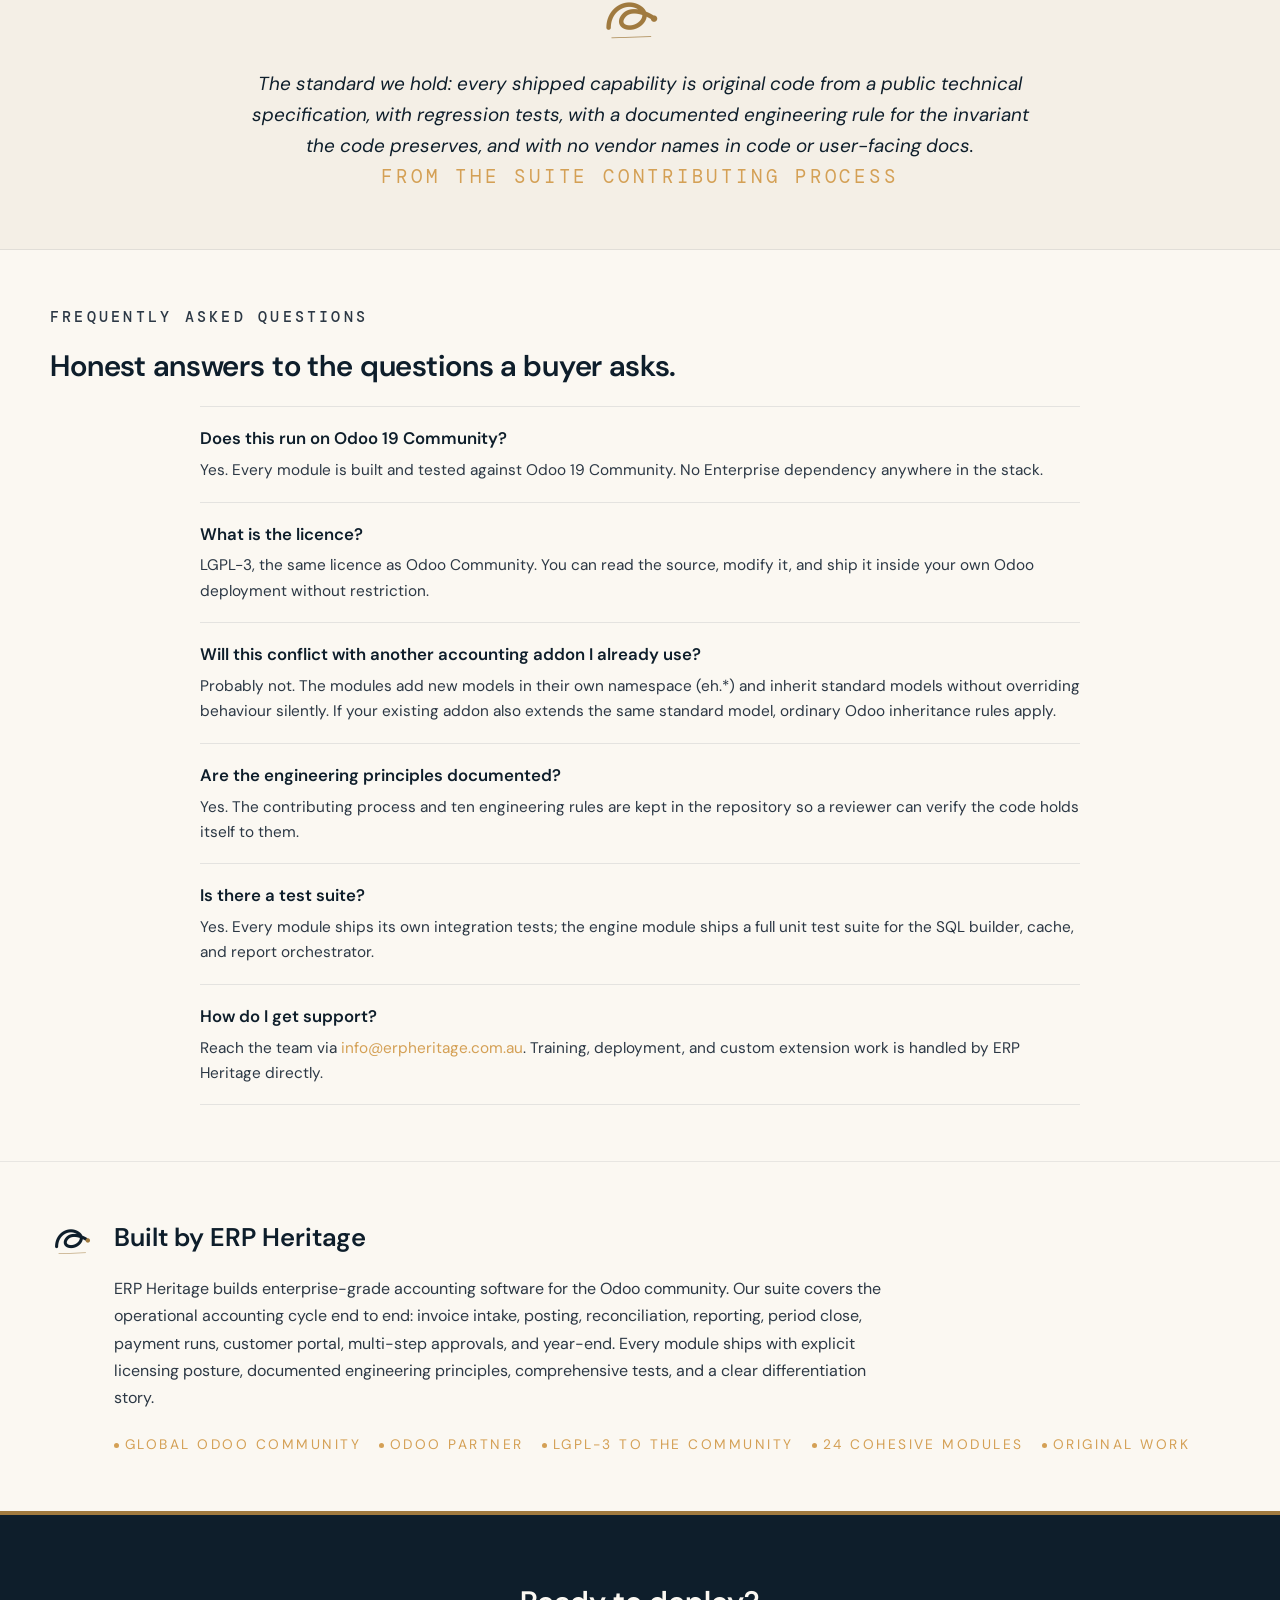
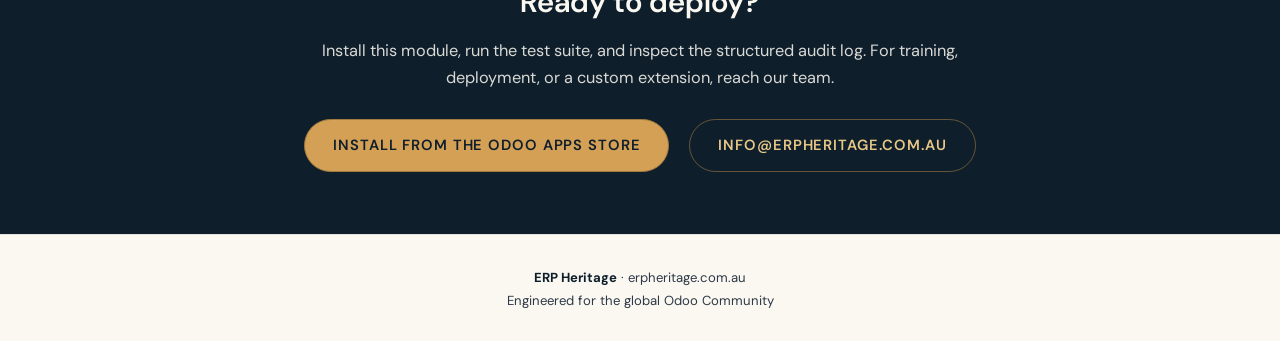
<file: eh_account_pdc/static/description/index.html>
<!DOCTYPE html>
<html lang="en">
<head>
<meta charset="UTF-8">
<title>Post Dated Cheques (PDC) | ERP Heritage</title>
<meta name="viewport" content="width=device-width, initial-scale=1">
<meta name="description" content="Cheque registers and books with full lifecycle: draft, registered, presented, cleared, bounced, replaced, written off.">
<link rel="preconnect" href="https://fonts.googleapis.com">
<link rel="preconnect" href="https://fonts.gstatic.com" crossorigin>
<link href="https://fonts.googleapis.com/css2?family=DM+Sans:wght@400;500;600;700&family=DM+Mono:wght@400;500&display=swap" rel="stylesheet">
<link rel="stylesheet" href="https://cdnjs.cloudflare.com/ajax/libs/font-awesome/4.7.0/css/font-awesome.min.css">
</head>
<body style="margin:0;padding:0;background-color:#FBF8F2;color:#0E1E2B;font-family:'DM Sans',-apple-system,BlinkMacSystemFont,'Segoe UI',Roboto,system-ui,sans-serif;font-size:16px;line-height:1.6;font-weight:400;">

<header style="background-color:#0E1E2B;color:#FBF8F2;padding:64px 24px 56px 24px;border-bottom:4px solid #D4A055;">
  <div style="max-width:1180px;margin:0 auto;display:table;width:100%;">
    <div style="display:table-cell;vertical-align:middle;width:55%;padding-">
      <div style="margin-bottom:14px;">
        <img src="[data-uri]#static/" width="56" height="56" alt="ERP Heritage" style="display:inline-block;vertical-align:middle;margin-right:18px;"/>
        <span style="vertical-align:middle;font-size:0.86rem;font-weight:500;letter-spacing:0.22em;text-transform:uppercase;color:#E8C887;font-family:'DM Mono',ui-monospace,monospace;">ERP Heritage &middot; Odoo Accounting Suite</span>
      </div>
      <div style="width:220px;height:2px;background-color:#D4A055;margin:14px 0 16px 0;"></div>
      <span style="display:inline-block;font-family:'DM Mono',ui-monospace,monospace;font-size:0.78rem;font-weight:500;letter-spacing:0.22em;text-transform:uppercase;color:#D4A055;padding:4px 12px;border:1px solid rgba(212,160,85,0.65);border-radius:999px;margin:4px 6px 0 0;">Cheques</span>
      <h1 style="font-size:2.6rem;margin:0 0 12px 0;font-weight:700;letter-spacing:-0.01em;color:#FBF8F2;">Post Dated Cheques (PDC)</h1>
      <p style="margin:18px 0 0 0;font-size:1.1rem;line-height:1.65;max-width:640px;color:rgba(251,248,242,0.86);font-weight:400;">Cheque registers and books with full lifecycle: draft, registered, presented, cleared, bounced, replaced, written off.</p>
      <div style="margin-top:24px;">
        <span style="display:inline-block;background-color:#D4A055;border:1px solid #A07A3F;color:#0E1E2B;padding:5px 12px;border-radius:999px;font-size:0.86rem;letter-spacing:0.06em;font-family:'DM Mono',ui-monospace,monospace;margin:4px 6px 0 0;font-weight:500;">Odoo 19 Community</span>
        <span style="display:inline-block;background-color:rgba(255,255,255,0.06);border:1px solid rgba(255,255,255,0.18);color:#FBF8F2;padding:5px 12px;border-radius:999px;font-size:0.86rem;letter-spacing:0.06em;font-family:'DM Mono',ui-monospace,monospace;margin:4px 6px 0 0;">v19.0.1.0.1</span>
        <span style="display:inline-block;background-color:rgba(255,255,255,0.06);border:1px solid rgba(255,255,255,0.18);color:#FBF8F2;padding:5px 12px;border-radius:999px;font-size:0.86rem;letter-spacing:0.06em;font-family:'DM Mono',ui-monospace,monospace;margin:4px 6px 0 0;">LGPL-3</span>
        <span style="display:inline-block;background-color:rgba(255,255,255,0.06);border:1px solid rgba(255,255,255,0.18);color:#FBF8F2;padding:5px 12px;border-radius:999px;font-size:0.86rem;letter-spacing:0.06em;font-family:'DM Mono',ui-monospace,monospace;margin:4px 6px 0 0;">Accounting/Accounting</span>
        <span style="display:inline-block;background-color:rgba(168,208,192,0.22);border:1px solid rgba(168,208,192,0.65);color:#A8D0C0;padding:5px 12px;border-radius:999px;font-size:0.86rem;letter-spacing:0.06em;font-family:'DM Mono',ui-monospace,monospace;margin:4px 6px 0 0;">Original work</span>
      </div>
    </div>
    <div style="display:table-cell;vertical-align:middle;width:45%;">
      <img src="[data-uri]#static/" width="600" height="380" alt="ERP Heritage reporting dashboard" style="width:100%;height:auto;display:block;max-width:600px;margin:0 auto;border-radius:12px;"/>
    </div>
  </div>
</header>

<section style="background-color:#1A2C3D;color:#FBF8F2;padding:22px 0;border-bottom:1px solid rgba(255,255,255,0.06);" aria-label="Highlights">
  <div style="max-width:1180px;margin:0 auto;padding:0 24px;display:table;width:100%;table-layout:fixed;">
    <div style="display:table-cell;font-family:'DM Mono',ui-monospace,monospace;font-size:0.86rem;letter-spacing:0.18em;text-transform:uppercase;color:#E8C887;padding:0 12px;vertical-align:middle;"><span style="display:inline-block;width:7px;height:7px;background-color:#D4A055;border-radius:50%;margin-vertical-align:middle;"></span>Full state machine</div><div style="display:table-cell;font-family:'DM Mono',ui-monospace,monospace;font-size:0.86rem;letter-spacing:0.18em;text-transform:uppercase;color:#E8C887;padding:0 12px;vertical-align:middle;"><span style="display:inline-block;width:7px;height:7px;background-color:#D4A055;border-radius:50%;margin-vertical-align:middle;"></span>Per-book sequencing</div><div style="display:table-cell;font-family:'DM Mono',ui-monospace,monospace;font-size:0.86rem;letter-spacing:0.18em;text-transform:uppercase;color:#E8C887;padding:0 12px;vertical-align:middle;"><span style="display:inline-block;width:7px;height:7px;background-color:#D4A055;border-radius:50%;margin-vertical-align:middle;"></span>Bounce / replace flows</div><div style="display:table-cell;font-family:'DM Mono',ui-monospace,monospace;font-size:0.86rem;letter-spacing:0.18em;text-transform:uppercase;color:#E8C887;padding:0 12px;vertical-align:middle;"><span style="display:inline-block;width:7px;height:7px;background-color:#D4A055;border-radius:50%;margin-vertical-align:middle;"></span>Plays with reconciliation</div>
  </div>
</section>
<!-- eh-marketing-strip-v1 -->
<section style="background-color:#F4EFE6;border-bottom:1px solid rgba(58,74,92,0.14);" aria-label="Marketing summary">
  <div style="max-width:1180px;margin:0 auto;display:table;width:100%;">
    <div style="display:table-cell;width:33.33%;padding:18px 22px;vertical-align:top;border-right:1px solid rgba(58,74,92,0.14);"><div style="font-family:'DM Mono',ui-monospace,monospace;font-size:0.78rem;letter-spacing:0.22em;text-transform:uppercase;color:#D4A055;margin-bottom:8px;font-weight:500;">BUILT FOR</div><div style="font-size:1.0rem;color:#0E1E2B;line-height:1.6;font-weight:500;">Businesses dealing with post-dated cheques (AU, IN, ME, AF)</div></div><div style="display:table-cell;width:33.33%;padding:18px 22px;vertical-align:top;border-right:1px solid rgba(58,74,92,0.14);"><div style="font-family:'DM Mono',ui-monospace,monospace;font-size:0.78rem;letter-spacing:0.22em;text-transform:uppercase;color:#D4A055;margin-bottom:8px;font-weight:500;">SAVES YOU</div><div style="font-size:1.0rem;color:#0E1E2B;line-height:1.6;font-weight:500;">Manual diaries of cheque maturity dates</div></div><div style="display:table-cell;width:33.33%;padding:18px 22px;vertical-align:top;"><div style="font-family:'DM Mono',ui-monospace,monospace;font-size:0.78rem;letter-spacing:0.22em;text-transform:uppercase;color:#D4A055;margin-bottom:8px;font-weight:500;">REPLACES</div><div style="font-size:1.0rem;color:#0E1E2B;line-height:1.6;font-weight:500;">Spreadsheet cheque registers, separate cheque-tracking apps</div></div>
  </div>
</section>
<!-- eh-extra-sections-v1 -->

<section style="padding:56px 0;background-color:#F4EFE6;border-top:1px solid rgba(58,74,92,0.10);border-bottom:1px solid rgba(58,74,92,0.10);">
  <div style="max-width:1180px;margin:0 auto;padding:0 24px;">
    <h2 style="font-size:0.92rem;text-transform:uppercase;letter-spacing:0.22em;color:#2C3845;margin:0 0 14px 0;font-weight:500;font-family:'DM Mono',ui-monospace,monospace;">Day in the life</h2>
    <h3 style="font-size:1.85rem;margin:0 0 16px 0;font-weight:600;letter-spacing:-0.005em;color:#0E1E2B;">Customer pays with a 90-day post-dated cheque.</h3>
    <div style="background-color:#FBF8F2;border:1px solid rgba(58,74,92,0.14);border-radius:12px;padding:28px;max-width:880px;">
      <p style="font-size:1.05rem;line-height:1.75;color:#2C3845;margin:0;">The cheque is registered in the PDC book with maturity date 90 days out. The PDC clearing account holds the carrying amount; AR is left untouched. The cron sweeps daily for matured cheques and posts the bank movement automatically. If the bank rejects the cheque on maturity, the bounce wizard reverses the entry and records a configurable bank charge to the FX gain/loss account. The replace-cheque wizard handles the customer's replacement instrument with linkage from the original.</p>
    </div>
  </div>
</section>



<section style="padding:56px 0;background-color:#FBF8F2;">
  <div style="max-width:1180px;margin:0 auto;padding:0 24px;">
    <div style="display:table;width:100%;table-layout:fixed;">
      <div style="display:table-cell;width:55%;vertical-align:middle;padding-">
        <h2 style="font-size:0.92rem;text-transform:uppercase;letter-spacing:0.22em;color:#2C3845;margin:0 0 14px 0;font-weight:500;font-family:'DM Mono',ui-monospace,monospace;">Overview</h2>
        <h3 style="font-size:1.85rem;margin:0 0 16px 0;font-weight:600;letter-spacing:-0.005em;color:#0E1E2B;">What this module does, in one read.</h3>
        <p style="font-size:1.12rem;line-height:1.7;color:#0E1E2B;border-left-width:3px;border-left-style:solid;border-left-color:#D4A055;padding:4px 0 4px 22px;margin:0 0 14px 0;">A first-class post-dated cheque module for Odoo 19 Community. Cheques have a state machine; books carry per-book sequencing; bounces and replacements are explicit transitions with their own audit trail.</p><p style="font-size:1.12rem;line-height:1.7;color:#0E1E2B;border-left-width:3px;border-left-style:solid;border-left-color:#D4A055;padding:4px 0 4px 22px;margin:0 0 14px 0;">Where standard accounting needs a cheque journal plus a memo on a payment, this module gives the team a register, a book, a state per cheque, and the wizards that match how a finance team actually thinks about cheques.</p>
        <div style="margin-top:18px;"><span style="display:inline-block;background-color:rgba(255,255,255,0.06);border:1px solid rgba(255,255,255,0.18);color:#FBF8F2;padding:5px 12px;border-radius:999px;font-size:0.86rem;letter-spacing:0.06em;font-family:'DM Mono',ui-monospace,monospace;margin:4px 6px 0 0;">eh_account_base</span><span style="display:inline-block;background-color:rgba(255,255,255,0.06);border:1px solid rgba(255,255,255,0.18);color:#FBF8F2;padding:5px 12px;border-radius:999px;font-size:0.86rem;letter-spacing:0.06em;font-family:'DM Mono',ui-monospace,monospace;margin:4px 6px 0 0;">account</span><span style="display:inline-block;background-color:rgba(255,255,255,0.06);border:1px solid rgba(255,255,255,0.18);color:#FBF8F2;padding:5px 12px;border-radius:999px;font-size:0.86rem;letter-spacing:0.06em;font-family:'DM Mono',ui-monospace,monospace;margin:4px 6px 0 0;">mail</span></div>
      </div>
      <div style="display:table-cell;width:45%;vertical-align:middle;">
        <div style="background-color:#F4EFE6;border-radius:12px;padding:24px;border:1px solid rgba(58,74,92,0.14);">
          <div style="margin-bottom:16px;">
            <img src="[data-uri]#static/" width="64" height="64" alt="ERP Heritage" style="display:inline-block;vertical-align:middle;margin-right:18px;"/>
            <div style="display:inline-block;vertical-align:middle;">
              <div style="font-family:'DM Mono',ui-monospace,monospace;font-size:0.78rem;letter-spacing:0.22em;text-transform:uppercase;color:#D4A055;">Module</div>
              <div style="font-family:'DM Mono',ui-monospace,monospace;font-size:0.95rem;color:#0E1E2B;font-weight:500;margin-top:4px;">eh_account_pdc</div>
            </div>
          </div>
          <div style="display:table;width:100%;border-collapse:separate;border-spacing:10px;">
            <div style="display:table-row;">
              <div style="display:table-cell;width:50%;background-color:#FBF8F2;padding:14px;border-radius:8px;border:1px solid rgba(58,74,92,0.14);">
                <div style="font-family:'DM Mono',ui-monospace,monospace;font-size:0.78rem;letter-spacing:0.2em;color:#2C3845;">VERSION</div>
                <div style="font-weight:500;margin-color:#0E1E2B;">19.0.1.0.1</div>
              </div>
              <div style="display:table-cell;width:50%;background-color:#FBF8F2;padding:14px;border-radius:8px;border:1px solid rgba(58,74,92,0.14);">
                <div style="font-family:'DM Mono',ui-monospace,monospace;font-size:0.78rem;letter-spacing:0.2em;color:#2C3845;">LICENCE</div>
                <div style="font-weight:500;margin-color:#0E1E2B;">LGPL-3</div>
              </div>
            </div>
            <div style="display:table-row;">
              <div style="display:table-cell;width:50%;background-color:#FBF8F2;padding:14px;border-radius:8px;border:1px solid rgba(58,74,92,0.14);">
                <div style="font-family:'DM Mono',ui-monospace,monospace;font-size:0.78rem;letter-spacing:0.2em;color:#2C3845;">CATEGORY</div>
                <div style="font-weight:500;margin-color:#0E1E2B;">Accounting/Accounting</div>
              </div>
              <div style="display:table-cell;width:50%;background-color:#FBF8F2;padding:14px;border-radius:8px;border:1px solid rgba(58,74,92,0.14);">
                <div style="font-family:'DM Mono',ui-monospace,monospace;font-size:0.78rem;letter-spacing:0.2em;color:#2C3845;">SUITE</div>
                <div style="font-weight:500;margin-color:#0E1E2B;">24 modules</div>
              </div>
            </div>
          </div>
        </div>
      </div>
    </div>
  </div>
</section>

<section style="padding:56px 0;background-color:#FBF8F2;">
  <div style="max-width:1180px;margin:0 auto;padding:0 24px;">
    <h2 style="font-size:0.92rem;text-transform:uppercase;letter-spacing:0.22em;color:#2C3845;margin:0 0 14px 0;font-weight:500;font-family:'DM Mono',ui-monospace,monospace;">Capabilities</h2>
    <h3 style="font-size:1.85rem;margin:0 0 16px 0;font-weight:600;letter-spacing:-0.005em;color:#0E1E2B;">Eight things this module gives you, with no padding.</h3>
    <div style="display:table;width:100%;border-collapse:separate;border-spacing:18px;">
      <div style="display:table-row;"><div style="display:table-cell;width:50%;vertical-align:top;">
  <div style="background-color:#F4EFE6;border:1px solid rgba(58,74,92,0.14);padding:22px;border-radius:10px;">
    <div style="width:48px;height:48px;background-color:#FBF8F2;border-radius:10px;border:1px solid rgba(58,74,92,0.14);margin-bottom:12px;text-align:center;line-height:48px;"><i class="fa fa-sitemap" aria-hidden="true" style="color:#D4A055;font-size:22px;line-height:1;"></i></div>
    <div style="font-family:'DM Mono',ui-monospace,monospace;font-size:0.78rem;letter-spacing:0.2em;color:#D4A055;margin-bottom:6px;">CAPABILITY 01</div>
    <h3 style="font-size:1.05rem;font-weight:600;margin:0 0 8px 0;color:#0E1E2B;">Full state machine</h3>
    <p style="font-size:1.0rem;color:#2C3845;line-height:1.6;margin:0;">Draft, registered, presented, cleared, bounced, replaced, written off, cancelled. Transitions are guarded; audit on every change.</p>
  </div>
</div><div style="display:table-cell;width:50%;vertical-align:top;">
  <div style="background-color:#F4EFE6;border:1px solid rgba(58,74,92,0.14);padding:22px;border-radius:10px;">
    <div style="width:48px;height:48px;background-color:#FBF8F2;border-radius:10px;border:1px solid rgba(58,74,92,0.14);margin-bottom:12px;text-align:center;line-height:48px;"><i class="fa fa-file-text-o" aria-hidden="true" style="color:#D4A055;font-size:22px;line-height:1;"></i></div>
    <div style="font-family:'DM Mono',ui-monospace,monospace;font-size:0.78rem;letter-spacing:0.2em;color:#D4A055;margin-bottom:6px;">CAPABILITY 02</div>
    <h3 style="font-size:1.05rem;font-weight:600;margin:0 0 8px 0;color:#0E1E2B;">Cheque book</h3>
    <p style="font-size:1.0rem;color:#2C3845;line-height:1.6;margin:0;">Per-book sequence; one register per company; partner-aware metadata.</p>
  </div>
</div></div><div style="display:table-row;"><div style="display:table-cell;width:50%;vertical-align:top;">
  <div style="background-color:#F4EFE6;border:1px solid rgba(58,74,92,0.14);padding:22px;border-radius:10px;">
    <div style="width:48px;height:48px;background-color:#FBF8F2;border-radius:10px;border:1px solid rgba(58,74,92,0.14);margin-bottom:12px;text-align:center;line-height:48px;"><i class="fa fa-refresh" aria-hidden="true" style="color:#D4A055;font-size:22px;line-height:1;"></i></div>
    <div style="font-family:'DM Mono',ui-monospace,monospace;font-size:0.78rem;letter-spacing:0.2em;color:#D4A055;margin-bottom:6px;">CAPABILITY 03</div>
    <h3 style="font-size:1.05rem;font-weight:600;margin:0 0 8px 0;color:#0E1E2B;">Bounce and replace</h3>
    <p style="font-size:1.0rem;color:#2C3845;line-height:1.6;margin:0;">Bouncing a presented cheque writes the standard reversal and opens the replacement wizard.</p>
  </div>
</div><div style="display:table-cell;width:50%;vertical-align:top;">
  <div style="background-color:#F4EFE6;border:1px solid rgba(58,74,92,0.14);padding:22px;border-radius:10px;">
    <div style="width:48px;height:48px;background-color:#FBF8F2;border-radius:10px;border:1px solid rgba(58,74,92,0.14);margin-bottom:12px;text-align:center;line-height:48px;"><i class="fa fa-credit-card" aria-hidden="true" style="color:#D4A055;font-size:22px;line-height:1;"></i></div>
    <div style="font-family:'DM Mono',ui-monospace,monospace;font-size:0.78rem;letter-spacing:0.2em;color:#D4A055;margin-bottom:6px;">CAPABILITY 04</div>
    <h3 style="font-size:1.05rem;font-weight:600;margin:0 0 8px 0;color:#0E1E2B;">Write-off</h3>
    <p style="font-size:1.0rem;color:#2C3845;line-height:1.6;margin:0;">Where collection is impossible the write-off path produces a balanced expense entry with a reason code on the audit row.</p>
  </div>
</div></div><div style="display:table-row;"><div style="display:table-cell;width:50%;vertical-align:top;">
  <div style="background-color:#F4EFE6;border:1px solid rgba(58,74,92,0.14);padding:22px;border-radius:10px;">
    <div style="width:48px;height:48px;background-color:#FBF8F2;border-radius:10px;border:1px solid rgba(58,74,92,0.14);margin-bottom:12px;text-align:center;line-height:48px;"><i class="fa fa-shield" aria-hidden="true" style="color:#D4A055;font-size:22px;line-height:1;"></i></div>
    <div style="font-family:'DM Mono',ui-monospace,monospace;font-size:0.78rem;letter-spacing:0.2em;color:#D4A055;margin-bottom:6px;">CAPABILITY 05</div>
    <h3 style="font-size:1.05rem;font-weight:600;margin:0 0 8px 0;color:#0E1E2B;">Multi-company aware</h3>
    <p style="font-size:1.0rem;color:#2C3845;line-height:1.6;margin:0;">Every book, every cheque, every wizard is scoped to a company.</p>
  </div>
</div><div style="display:table-cell;width:50%;vertical-align:top;">
  <div style="background-color:#F4EFE6;border:1px solid rgba(58,74,92,0.14);padding:22px;border-radius:10px;">
    <div style="width:48px;height:48px;background-color:#FBF8F2;border-radius:10px;border:1px solid rgba(58,74,92,0.14);margin-bottom:12px;text-align:center;line-height:48px;"><i class="fa fa-plug" aria-hidden="true" style="color:#D4A055;font-size:22px;line-height:1;"></i></div>
    <div style="font-family:'DM Mono',ui-monospace,monospace;font-size:0.78rem;letter-spacing:0.2em;color:#D4A055;margin-bottom:6px;">CAPABILITY 06</div>
    <h3 style="font-size:1.05rem;font-weight:600;margin:0 0 8px 0;color:#0E1E2B;">Plays with reconciliation</h3>
    <p style="font-size:1.0rem;color:#2C3845;line-height:1.6;margin:0;">Cleared cheques surface in the bank statement reconciliation widget like any other movement.</p>
  </div>
</div></div><div style="display:table-row;"><div style="display:table-cell;width:50%;vertical-align:top;">
  <div style="background-color:#F4EFE6;border:1px solid rgba(58,74,92,0.14);padding:22px;border-radius:10px;">
    <div style="width:48px;height:48px;background-color:#FBF8F2;border-radius:10px;border:1px solid rgba(58,74,92,0.14);margin-bottom:12px;text-align:center;line-height:48px;"><i class="fa fa-check-square-o" aria-hidden="true" style="color:#D4A055;font-size:22px;line-height:1;"></i></div>
    <div style="font-family:'DM Mono',ui-monospace,monospace;font-size:0.78rem;letter-spacing:0.2em;color:#D4A055;margin-bottom:6px;">CAPABILITY 07</div>
    <h3 style="font-size:1.05rem;font-weight:600;margin:0 0 8px 0;color:#0E1E2B;">Period-close ready</h3>
    <p style="font-size:1.0rem;color:#2C3845;line-height:1.6;margin:0;">Outstanding cheques at period end are surfaced on the close checklist so finance reviews them before locking.</p>
  </div>
</div><div style="display:table-cell;width:50%;vertical-align:top;">
  <div style="background-color:#F4EFE6;border:1px solid rgba(58,74,92,0.14);padding:22px;border-radius:10px;">
    <div style="width:48px;height:48px;background-color:#FBF8F2;border-radius:10px;border:1px solid rgba(58,74,92,0.14);margin-bottom:12px;text-align:center;line-height:48px;"><i class="fa fa-bar-chart" aria-hidden="true" style="color:#D4A055;font-size:22px;line-height:1;"></i></div>
    <div style="font-family:'DM Mono',ui-monospace,monospace;font-size:0.78rem;letter-spacing:0.2em;color:#D4A055;margin-bottom:6px;">CAPABILITY 08</div>
    <h3 style="font-size:1.05rem;font-weight:600;margin:0 0 8px 0;color:#0E1E2B;">Reporting</h3>
    <p style="font-size:1.0rem;color:#2C3845;line-height:1.6;margin:0;">A cheque ledger view drills into the journal entries; the partner ledger shows cheques alongside ordinary moves.</p>
  </div>
</div></div>
    </div>
  </div>
</section>


<section style="padding:56px 0;background-color:#FBF8F2;">
  <div style="max-width:1180px;margin:0 auto;padding:0 24px;">
    <h2 style="font-size:0.92rem;text-transform:uppercase;letter-spacing:0.22em;color:#2C3845;margin:0 0 14px 0;font-weight:500;font-family:'DM Mono',ui-monospace,monospace;">Compared</h2>
    <h3 style="font-size:1.85rem;margin:0 0 16px 0;font-weight:600;letter-spacing:-0.005em;color:#0E1E2B;">How this module stacks up.</h3>
    <div style="display:table;width:100%;border-collapse:separate;background-color:#F4EFE6;border:1px solid rgba(58,74,92,0.14);border-radius:10px;overflow:hidden;">
      <div style="display:table-row;background-color:#1A2C3D;">
        <div style="display:table-cell;padding:14px 16px;color:#E8C887;font-family:'DM Mono',ui-monospace,monospace;font-size:0.86rem;letter-spacing:0.18em;text-transform:uppercase;">FEATURE</div>
        <div style="display:table-cell;padding:14px 16px;color:#E8C887;font-family:'DM Mono',ui-monospace,monospace;font-size:0.86rem;letter-spacing:0.18em;text-transform:uppercase;text-align:center;">MANUAL</div>
        <div style="display:table-cell;padding:14px 16px;color:#E8C887;font-family:'DM Mono',ui-monospace,monospace;font-size:0.86rem;letter-spacing:0.18em;text-transform:uppercase;text-align:center;">PAID ADD-ON</div>
        <div style="display:table-cell;padding:14px 16px;color:#E8C887;font-family:'DM Mono',ui-monospace,monospace;font-size:0.86rem;letter-spacing:0.18em;text-transform:uppercase;text-align:center;background-color:#D4A055;">THIS MODULE</div>
      </div>
      
<div style="display:table-row;">
  <div style="display:table-cell;padding:14px 16px;border-bottom:1px solid rgba(58,74,92,0.14);color:#0E1E2B;font-weight:500;">PDC tracking</div>
  <div style="display:table-cell;padding:14px 16px;border-bottom:1px solid rgba(58,74,92,0.14);color:#2C3845;text-align:center;">Spreadsheet diary</div>
  <div style="display:table-cell;padding:14px 16px;border-bottom:1px solid rgba(58,74,92,0.14);color:#2C3845;text-align:center;">Yes (regional add-on)</div>
  <div style="display:table-cell;padding:14px 16px;border-bottom:1px solid rgba(58,74,92,0.14);color:#0E1E2B;text-align:center;background-color:rgba(212,160,85,0.10);font-weight:600;">Native PDC book + cheque registry</div>
</div>
<div style="display:table-row;">
  <div style="display:table-cell;padding:14px 16px;border-bottom:1px solid rgba(58,74,92,0.14);color:#0E1E2B;font-weight:500;">Maturity automation</div>
  <div style="display:table-cell;padding:14px 16px;border-bottom:1px solid rgba(58,74,92,0.14);color:#2C3845;text-align:center;">Manual review daily</div>
  <div style="display:table-cell;padding:14px 16px;border-bottom:1px solid rgba(58,74,92,0.14);color:#2C3845;text-align:center;">Yes</div>
  <div style="display:table-cell;padding:14px 16px;border-bottom:1px solid rgba(58,74,92,0.14);color:#0E1E2B;text-align:center;background-color:rgba(212,160,85,0.10);font-weight:600;">Cron posts on maturity date</div>
</div>
<div style="display:table-row;">
  <div style="display:table-cell;padding:14px 16px;border-bottom:1px solid rgba(58,74,92,0.14);color:#0E1E2B;font-weight:500;">Bounce flow</div>
  <div style="display:table-cell;padding:14px 16px;border-bottom:1px solid rgba(58,74,92,0.14);color:#2C3845;text-align:center;">Reverse JE by hand</div>
  <div style="display:table-cell;padding:14px 16px;border-bottom:1px solid rgba(58,74,92,0.14);color:#2C3845;text-align:center;">Sometimes</div>
  <div style="display:table-cell;padding:14px 16px;border-bottom:1px solid rgba(58,74,92,0.14);color:#0E1E2B;text-align:center;background-color:rgba(212,160,85,0.10);font-weight:600;">Wizard with reason capture + bank charge</div>
</div>
<div style="display:table-row;">
  <div style="display:table-cell;padding:14px 16px;border-bottom:1px solid rgba(58,74,92,0.14);color:#0E1E2B;font-weight:500;">Replace flow</div>
  <div style="display:table-cell;padding:14px 16px;border-bottom:1px solid rgba(58,74,92,0.14);color:#2C3845;text-align:center;">Manual cross-reference</div>
  <div style="display:table-cell;padding:14px 16px;border-bottom:1px solid rgba(58,74,92,0.14);color:#2C3845;text-align:center;">Sometimes</div>
  <div style="display:table-cell;padding:14px 16px;border-bottom:1px solid rgba(58,74,92,0.14);color:#0E1E2B;text-align:center;background-color:rgba(212,160,85,0.10);font-weight:600;">Replacement linked to original cheque</div>
</div>
<div style="display:table-row;">
  <div style="display:table-cell;padding:14px 16px;border-bottom:1px solid rgba(58,74,92,0.14);color:#0E1E2B;font-weight:500;">AR isolation</div>
  <div style="display:table-cell;padding:14px 16px;border-bottom:1px solid rgba(58,74,92,0.14);color:#2C3845;text-align:center;">AR shows undeposited PDC</div>
  <div style="display:table-cell;padding:14px 16px;border-bottom:1px solid rgba(58,74,92,0.14);color:#2C3845;text-align:center;">Yes</div>
  <div style="display:table-cell;padding:14px 16px;border-bottom:1px solid rgba(58,74,92,0.14);color:#0E1E2B;text-align:center;background-color:rgba(212,160,85,0.10);font-weight:600;">PDC clearing keeps AR clean until maturity</div>
</div>
    </div>
  </div>
</section>

<section style="padding:0;background-color:#F4EFE6;border-top:1px solid rgba(58,74,92,0.10);border-bottom:1px solid rgba(58,74,92,0.10);">
  <div style="max-width:1180px;margin:0 auto;display:table;width:100%;">
    
<div style="display:table-cell;width:33.33%;padding:32px 22px;vertical-align:top;text-align:center;border-right:1px solid rgba(58,74,92,0.14);">
  <div style="font-size:3rem;font-weight:700;color:#D4A055;line-height:1;">4</div>
  <div style="font-family:'DM Mono',ui-monospace,monospace;font-size:0.86rem;letter-spacing:0.22em;text-transform:uppercase;color:#2C3845;margin:12px 0 6px 0;">PDC operations</div>
  <div style="font-size:0.96rem;color:#2C3845;line-height:1.6;">Register / mature / bounce / replace.</div>
</div>
<div style="display:table-cell;width:33.33%;padding:32px 22px;vertical-align:top;text-align:center;border-right:1px solid rgba(58,74,92,0.14);">
  <div style="font-size:3rem;font-weight:700;color:#D4A055;line-height:1;">0</div>
  <div style="font-family:'DM Mono',ui-monospace,monospace;font-size:0.86rem;letter-spacing:0.22em;text-transform:uppercase;color:#2C3845;margin:12px 0 6px 0;">AR pollution</div>
  <div style="font-size:0.96rem;color:#2C3845;line-height:1.6;">Clearing account isolates PDC from AR aging until maturity.</div>
</div>
<div style="display:table-cell;width:33.33%;padding:32px 22px;vertical-align:top;text-align:center;">
  <div style="font-size:3rem;font-weight:700;color:#D4A055;line-height:1;">Daily</div>
  <div style="font-family:'DM Mono',ui-monospace,monospace;font-size:0.86rem;letter-spacing:0.22em;text-transform:uppercase;color:#2C3845;margin:12px 0 6px 0;">Maturity cron</div>
  <div style="font-size:0.96rem;color:#2C3845;line-height:1.6;">Sweeps the registry; posts due cheques without manual action.</div>
</div>
  </div>
</section>
<section style="padding:56px 0;background-color:#F4EFE6;border-top:1px solid rgba(58,74,92,0.10);border-bottom:1px solid rgba(58,74,92,0.10);">
  <div style="max-width:1180px;margin:0 auto;padding:0 24px;">
    <h2 style="font-size:0.92rem;text-transform:uppercase;letter-spacing:0.22em;color:#2C3845;margin:0 0 14px 0;font-weight:500;font-family:'DM Mono',ui-monospace,monospace;">Workflow</h2>
    <h3 style="font-size:1.85rem;margin:0 0 16px 0;font-weight:600;letter-spacing:-0.005em;color:#0E1E2B;">Configure once. Operate. Audit. Report.</h3>
    <p style="font-size:1rem;max-width:880px;color:#2C3845;line-height:1.7;">Four steps, the same across every ERP Heritage module so a finance team learns the suite once.</p>
    <div style="margin-top:24px;"><div style="display:table;width:100%;border-collapse:separate;border-spacing:14px;"><div style="display:table-cell;width:25%;vertical-align:top;">
  <div style="background-color:#FBF8F2;padding:20px;border-radius:10px;border:1px solid rgba(58,74,92,0.14);">
    <div style="font-family:'DM Mono',ui-monospace,monospace;background-color:#0E1E2B;color:#FBF8F2;width:30px;height:30px;border-radius:50%;display:inline-block;text-align:center;line-height:30px;font-size:0.92rem;font-weight:600;margin-bottom:12px;">1</div>
    <h4 style="font-size:1rem;font-weight:600;margin:0 0 6px 0;">Configure</h4>
    <p style="font-size:0.88rem;color:#2C3845;margin:0;line-height:1.5;">Settings &gt; Accounting &gt; ERP Heritage. Multi-company, multi-currency, journals, accounts. One-time setup, persisted on the company record.</p>
  </div>
</div><div style="display:table-cell;width:25%;vertical-align:top;">
  <div style="background-color:#FBF8F2;padding:20px;border-radius:10px;border:1px solid rgba(58,74,92,0.14);">
    <div style="font-family:'DM Mono',ui-monospace,monospace;background-color:#0E1E2B;color:#FBF8F2;width:30px;height:30px;border-radius:50%;display:inline-block;text-align:center;line-height:30px;font-size:0.92rem;font-weight:600;margin-bottom:12px;">2</div>
    <h4 style="font-size:1rem;font-weight:600;margin:0 0 6px 0;">Operate</h4>
    <p style="font-size:0.88rem;color:#2C3845;margin:0;line-height:1.5;">The user works inside the standard Odoo accounting flow. The module surfaces only the controls relevant to its scope.</p>
  </div>
</div><div style="display:table-cell;width:25%;vertical-align:top;">
  <div style="background-color:#FBF8F2;padding:20px;border-radius:10px;border:1px solid rgba(58,74,92,0.14);">
    <div style="font-family:'DM Mono',ui-monospace,monospace;background-color:#0E1E2B;color:#FBF8F2;width:30px;height:30px;border-radius:50%;display:inline-block;text-align:center;line-height:30px;font-size:0.92rem;font-weight:600;margin-bottom:12px;">3</div>
    <h4 style="font-size:1rem;font-weight:600;margin:0 0 6px 0;">Audit</h4>
    <p style="font-size:0.88rem;color:#2C3845;margin:0;line-height:1.5;">Every action that changes accounting state writes an audit row. The audit log is append-only at the framework level.</p>
  </div>
</div><div style="display:table-cell;width:25%;vertical-align:top;">
  <div style="background-color:#FBF8F2;padding:20px;border-radius:10px;border:1px solid rgba(58,74,92,0.14);">
    <div style="font-family:'DM Mono',ui-monospace,monospace;background-color:#0E1E2B;color:#FBF8F2;width:30px;height:30px;border-radius:50%;display:inline-block;text-align:center;line-height:30px;font-size:0.92rem;font-weight:600;margin-bottom:12px;">4</div>
    <h4 style="font-size:1rem;font-weight:600;margin:0 0 6px 0;">Report</h4>
    <p style="font-size:0.88rem;color:#2C3845;margin:0;line-height:1.5;">Reports flow through the same reproducible audit pipeline, with cache invalidation by per-company move version.</p>
  </div>
</div></div></div>
  </div>
</section>

<section style="padding:56px 0;background-color:#FBF8F2;">
  <div style="max-width:1180px;margin:0 auto;padding:0 24px;">
    <h2 style="font-size:0.92rem;text-transform:uppercase;letter-spacing:0.22em;color:#2C3845;margin:0 0 14px 0;font-weight:500;font-family:'DM Mono',ui-monospace,monospace;">Why Heritage</h2>
    <h3 style="font-size:1.85rem;margin:0 0 16px 0;font-weight:600;letter-spacing:-0.005em;color:#0E1E2B;">Where this module leads, where it matches, what we are honest about.</h3>
    <div style="display:table;width:100%;border-collapse:separate;border-spacing:18px;">
      <div style="display:table-row;">
        <div style="display:table-cell;width:33%;vertical-align:top;">
  <div style="background-color:#0E1E2B;color:#FBF8F2;border-radius:10px;padding:24px;border:1px solid #A07A3F;">
    <div style="font-family:'DM Mono',ui-monospace,monospace;font-size:0.86rem;letter-spacing:0.22em;text-transform:uppercase;color:#E8C887;margin:0 0 12px 0;font-weight:500;">Where it leads</div>
    <ul style="list-style:none;margin:0;padding:0;"><li style="padding:8px 0 8px 18px;font-size:1.0rem;line-height:1.5;border-bottom:1px solid rgba(255,255,255,0.10);color:rgba(251,248,242,0.86);"><span style="display:inline-block;width:8px;height:2px;background-color:#D4A055;vertical-align:middle;margin-right:10px;"></span>First-class PDC register and book in Community</li><li style="padding:8px 0 8px 18px;font-size:1.0rem;line-height:1.5;border-bottom:1px solid rgba(255,255,255,0.10);color:rgba(251,248,242,0.86);"><span style="display:inline-block;width:8px;height:2px;background-color:#D4A055;vertical-align:middle;margin-right:10px;"></span>Bounce / replace flow with full audit</li><li style="padding:8px 0 8px 18px;font-size:1.0rem;line-height:1.5;border-bottom:1px solid rgba(255,255,255,0.10);color:rgba(251,248,242,0.86);"><span style="display:inline-block;width:8px;height:2px;background-color:#D4A055;vertical-align:middle;margin-right:10px;"></span>Period-close integration</li></ul>
  </div>
</div>
        <div style="display:table-cell;width:33%;vertical-align:top;">
  <div style="background-color:#F4EFE6;border-radius:10px;padding:24px;border:1px solid rgba(58,74,92,0.14);">
    <div style="font-family:'DM Mono',ui-monospace,monospace;font-size:0.86rem;letter-spacing:0.22em;text-transform:uppercase;color:#D4A055;margin:0 0 12px 0;font-weight:500;">Where it matches</div>
    <ul style="list-style:none;margin:0;padding:0;"><li style="padding:8px 0 8px 18px;font-size:1.0rem;line-height:1.5;border-bottom:1px solid rgba(58,74,92,0.12);color:#0E1E2B;"><span style="display:inline-block;width:8px;height:2px;background-color:#D4A055;vertical-align:middle;margin-right:10px;"></span>State machine with chatter audit</li><li style="padding:8px 0 8px 18px;font-size:1.0rem;line-height:1.5;border-bottom:1px solid rgba(58,74,92,0.12);color:#0E1E2B;"><span style="display:inline-block;width:8px;height:2px;background-color:#D4A055;vertical-align:middle;margin-right:10px;"></span>Cheque sequence per book</li><li style="padding:8px 0 8px 18px;font-size:1.0rem;line-height:1.5;border-bottom:1px solid rgba(58,74,92,0.12);color:#0E1E2B;"><span style="display:inline-block;width:8px;height:2px;background-color:#D4A055;vertical-align:middle;margin-right:10px;"></span>Multi-company isolation</li></ul>
  </div>
</div>
        <div style="display:table-cell;width:33%;vertical-align:top;">
  <div style="background-color:#F4EFE6;border-radius:10px;padding:24px;border:1px solid rgba(58,74,92,0.14);">
    <div style="font-family:'DM Mono',ui-monospace,monospace;font-size:0.86rem;letter-spacing:0.22em;text-transform:uppercase;color:#D4A055;margin:0 0 12px 0;font-weight:500;">Honest about</div>
    <ul style="list-style:none;margin:0;padding:0;"><li style="padding:8px 0 8px 18px;font-size:1.0rem;line-height:1.5;border-bottom:1px solid rgba(58,74,92,0.12);color:#0E1E2B;"><span style="display:inline-block;width:8px;height:2px;background-color:#D4A055;vertical-align:middle;margin-right:10px;"></span>No cheque-printing template shipped (deployment owns layout)</li><li style="padding:8px 0 8px 18px;font-size:1.0rem;line-height:1.5;border-bottom:1px solid rgba(58,74,92,0.12);color:#0E1E2B;"><span style="display:inline-block;width:8px;height:2px;background-color:#D4A055;vertical-align:middle;margin-right:10px;"></span>No automatic clearing-broker integration</li><li style="padding:8px 0 8px 18px;font-size:1.0rem;line-height:1.5;border-bottom:1px solid rgba(58,74,92,0.12);color:#0E1E2B;"><span style="display:inline-block;width:8px;height:2px;background-color:#D4A055;vertical-align:middle;margin-right:10px;"></span>Bank-feed clearing is manual or via reconciliation rules</li></ul>
  </div>
</div>
      </div>
    </div>
  </div>
</section>

<section style="padding:56px 0;background-color:#F4EFE6;border-top:1px solid rgba(58,74,92,0.10);border-bottom:1px solid rgba(58,74,92,0.10);">
  <div style="max-width:1180px;margin:0 auto;padding:0 24px;">
    <h2 style="font-size:0.92rem;text-transform:uppercase;letter-spacing:0.22em;color:#2C3845;margin:0 0 14px 0;font-weight:500;font-family:'DM Mono',ui-monospace,monospace;">The full ERP Heritage Accounting Suite (26 modules)</h2>
    <div style="display:table;width:100%;border-collapse:separate;border-spacing:12px;">
      <div style="display:table-row;">
<div style="display:table-cell;width:33%;vertical-align:top;">
  <div style="display:block;background-color:#FBF8F2;border:1px solid rgba(58,74,92,0.14);padding:14px 16px;border-radius:8px;height:100%;">
    <span style="display:block;font-weight:600;font-size:0.95rem;line-height:1.3;color:#0E1E2B;">Accounting Suite Base</span>
    <span style="display:block;color:rgba(58,74,92,0.8);font-size:0.86rem;margin-top:4px;">Engine: audit log, cache, SQL builder, privilege groups</span>
  </div>
</div>
<div style="display:table-cell;width:33%;vertical-align:top;">
  <div style="display:block;background-color:#FBF8F2;border:1px solid rgba(58,74,92,0.14);padding:14px 16px;border-radius:8px;height:100%;">
    <span style="display:block;font-weight:600;font-size:0.95rem;line-height:1.3;color:#0E1E2B;">Dynamic Account Reports</span>
    <span style="display:block;color:rgba(58,74,92,0.8);font-size:0.86rem;margin-top:4px;">P&L, BS, TB, GL, Aged R/P, Cash Flow, Partner Ledger</span>
  </div>
</div>
<div style="display:table-cell;width:33%;vertical-align:top;">
  <div style="display:block;background-color:#FBF8F2;border:1px solid rgba(58,74,92,0.14);padding:14px 16px;border-radius:8px;height:100%;">
    <span style="display:block;font-weight:600;font-size:0.95rem;line-height:1.3;color:#0E1E2B;">Dynamic Reports Pro</span>
    <span style="display:block;color:rgba(58,74,92,0.8);font-size:0.86rem;margin-top:4px;">Builder, scheduling, forecasting, saved views</span>
  </div>
</div></div><div style="display:table-row;">
<div style="display:table-cell;width:33%;vertical-align:top;">
  <div style="display:block;background-color:#FBF8F2;border:1px solid rgba(58,74,92,0.14);padding:14px 16px;border-radius:8px;height:100%;">
    <span style="display:block;font-weight:600;font-size:0.95rem;line-height:1.3;color:#0E1E2B;">Bank Reconciliation Pro</span>
    <span style="display:block;color:rgba(58,74,92,0.8);font-size:0.86rem;margin-top:4px;">Reconciliation widget plus user-defined rules engine</span>
  </div>
</div>
<div style="display:table-cell;width:33%;vertical-align:top;">
  <div style="display:block;background-color:#FBF8F2;border:1px solid rgba(58,74,92,0.14);padding:14px 16px;border-radius:8px;height:100%;">
    <span style="display:block;font-weight:600;font-size:0.95rem;line-height:1.3;color:#0E1E2B;">Collections Workbench</span>
    <span style="display:block;color:rgba(58,74,92,0.8);font-size:0.86rem;margin-top:4px;">Workbench plus follow-up letter engine, broken-promise cron</span>
  </div>
</div>
<div style="display:table-cell;width:33%;vertical-align:top;">
  <div style="display:block;background-color:#FBF8F2;border:1px solid rgba(58,74,92,0.14);padding:14px 16px;border-radius:8px;height:100%;">
    <span style="display:block;font-weight:600;font-size:0.95rem;line-height:1.3;color:#0E1E2B;">Fixed Assets and Leases</span>
    <span style="display:block;color:rgba(58,74,92,0.8);font-size:0.86rem;margin-top:4px;">Assets, IFRS 16 leases, multi-book, AU tax depreciation</span>
  </div>
</div></div><div style="display:table-row;">
<div style="display:table-cell;width:33%;vertical-align:top;">
  <div style="display:block;background-color:#0E1E2B;border:1px solid #D4A055;padding:14px 16px;border-radius:8px;height:100%;">
    <span style="display:block;font-weight:600;font-size:0.95rem;line-height:1.3;color:#FBF8F2;">Post Dated Cheques</span>
    <span style="display:block;color:rgba(251,248,242,0.7);font-size:0.86rem;margin-top:4px;">Cheque registers, bounce / replace flow</span>
  </div>
</div>
<div style="display:table-cell;width:33%;vertical-align:top;">
  <div style="display:block;background-color:#FBF8F2;border:1px solid rgba(58,74,92,0.14);padding:14px 16px;border-radius:8px;height:100%;">
    <span style="display:block;font-weight:600;font-size:0.95rem;line-height:1.3;color:#0E1E2B;">FX Period End Revaluation</span>
    <span style="display:block;color:rgba(58,74,92,0.8);font-size:0.86rem;margin-top:4px;">IAS 21 revaluation, IFRS 9 hedge accounting (CFH/FVH/NIH)</span>
  </div>
</div>
<div style="display:table-cell;width:33%;vertical-align:top;">
  <div style="display:block;background-color:#FBF8F2;border:1px solid rgba(58,74,92,0.14);padding:14px 16px;border-radius:8px;height:100%;">
    <span style="display:block;font-weight:600;font-size:0.95rem;line-height:1.3;color:#0E1E2B;">Recurring Invoices Pro</span>
    <span style="display:block;color:rgba(58,74,92,0.8);font-size:0.86rem;margin-top:4px;">Cadence-driven recurring invoices</span>
  </div>
</div></div><div style="display:table-row;">
<div style="display:table-cell;width:33%;vertical-align:top;">
  <div style="display:block;background-color:#FBF8F2;border:1px solid rgba(58,74,92,0.14);padding:14px 16px;border-radius:8px;height:100%;">
    <span style="display:block;font-weight:600;font-size:0.95rem;line-height:1.3;color:#0E1E2B;">Period Close Workflow</span>
    <span style="display:block;color:rgba(58,74,92,0.8);font-size:0.86rem;margin-top:4px;">Period close checklist and sign-off</span>
  </div>
</div>
<div style="display:table-cell;width:33%;vertical-align:top;">
  <div style="display:block;background-color:#FBF8F2;border:1px solid rgba(58,74,92,0.14);padding:14px 16px;border-radius:8px;height:100%;">
    <span style="display:block;font-weight:600;font-size:0.95rem;line-height:1.3;color:#0E1E2B;">Year-End Closing</span>
    <span style="display:block;color:rgba(58,74,92,0.8);font-size:0.86rem;margin-top:4px;">Year-end closing wizard, reversal and lock</span>
  </div>
</div>
<div style="display:table-cell;width:33%;vertical-align:top;">
  <div style="display:block;background-color:#FBF8F2;border:1px solid rgba(58,74,92,0.14);padding:14px 16px;border-radius:8px;height:100%;">
    <span style="display:block;font-weight:600;font-size:0.95rem;line-height:1.3;color:#0E1E2B;">Multi Version Budget Pro</span>
    <span style="display:block;color:rgba(58,74,92,0.8);font-size:0.86rem;margin-top:4px;">Multi-version budgets, encumbrance, PO overrun block</span>
  </div>
</div></div><div style="display:table-row;">
<div style="display:table-cell;width:33%;vertical-align:top;">
  <div style="display:block;background-color:#FBF8F2;border:1px solid rgba(58,74,92,0.14);padding:14px 16px;border-radius:8px;height:100%;">
    <span style="display:block;font-weight:600;font-size:0.95rem;line-height:1.3;color:#0E1E2B;">Vendor Bill Automation</span>
    <span style="display:block;color:rgba(58,74,92,0.8);font-size:0.86rem;margin-top:4px;">Bill intake, three-way match, LLM extractor stubs</span>
  </div>
</div>
<div style="display:table-cell;width:33%;vertical-align:top;">
  <div style="display:block;background-color:#FBF8F2;border:1px solid rgba(58,74,92,0.14);padding:14px 16px;border-radius:8px;height:100%;">
    <span style="display:block;font-weight:600;font-size:0.95rem;line-height:1.3;color:#0E1E2B;">Bank Statement Import</span>
    <span style="display:block;color:rgba(58,74,92,0.8);font-size:0.86rem;margin-top:4px;">CSV / OFX / CAMT.053 / MT940 + Plaid / Basiq stubs</span>
  </div>
</div>
<div style="display:table-cell;width:33%;vertical-align:top;">
  <div style="display:block;background-color:#FBF8F2;border:1px solid rgba(58,74,92,0.14);padding:14px 16px;border-radius:8px;height:100%;">
    <span style="display:block;font-weight:600;font-size:0.95rem;line-height:1.3;color:#0E1E2B;">Batch Payment</span>
    <span style="display:block;color:rgba(58,74,92,0.8);font-size:0.86rem;margin-top:4px;">Batch AR / AP runs, per-partner aggregation</span>
  </div>
</div></div><div style="display:table-row;">
<div style="display:table-cell;width:33%;vertical-align:top;">
  <div style="display:block;background-color:#FBF8F2;border:1px solid rgba(58,74,92,0.14);padding:14px 16px;border-radius:8px;height:100%;">
    <span style="display:block;font-weight:600;font-size:0.95rem;line-height:1.3;color:#0E1E2B;">Inter-Company Rules</span>
    <span style="display:block;color:rgba(58,74,92,0.8);font-size:0.86rem;margin-top:4px;">Auto-mirror invoices and bills between companies</span>
  </div>
</div>
<div style="display:table-cell;width:33%;vertical-align:top;">
  <div style="display:block;background-color:#FBF8F2;border:1px solid rgba(58,74,92,0.14);padding:14px 16px;border-radius:8px;height:100%;">
    <span style="display:block;font-weight:600;font-size:0.95rem;line-height:1.3;color:#0E1E2B;">SEPA Credit Transfer</span>
    <span style="display:block;color:rgba(58,74,92,0.8);font-size:0.86rem;margin-top:4px;">PAIN.001.001.03 + .09 SEPA Credit Transfer generator</span>
  </div>
</div>
<div style="display:table-cell;width:33%;vertical-align:top;">
  <div style="display:block;background-color:#FBF8F2;border:1px solid rgba(58,74,92,0.14);padding:14px 16px;border-radius:8px;height:100%;">
    <span style="display:block;font-weight:600;font-size:0.95rem;line-height:1.3;color:#0E1E2B;">SEPA Direct Debit</span>
    <span style="display:block;color:rgba(58,74,92,0.8);font-size:0.86rem;margin-top:4px;">PAIN.008 plus mandate lifecycle</span>
  </div>
</div></div><div style="display:table-row;">
<div style="display:table-cell;width:33%;vertical-align:top;">
  <div style="display:block;background-color:#FBF8F2;border:1px solid rgba(58,74,92,0.14);padding:14px 16px;border-radius:8px;height:100%;">
    <span style="display:block;font-weight:600;font-size:0.95rem;line-height:1.3;color:#0E1E2B;">Peppol eInvoicing</span>
    <span style="display:block;color:rgba(58,74,92,0.8);font-size:0.86rem;margin-top:4px;">UBL 2.1 BIS 3.0 + ANZ/MY/DE/FR country profiles</span>
  </div>
</div>
<div style="display:table-cell;width:33%;vertical-align:top;">
  <div style="display:block;background-color:#FBF8F2;border:1px solid rgba(58,74,92,0.14);padding:14px 16px;border-radius:8px;height:100%;">
    <span style="display:block;font-weight:600;font-size:0.95rem;line-height:1.3;color:#0E1E2B;">AU BAS Reporting</span>
    <span style="display:block;color:rgba(58,74,92,0.8);font-size:0.86rem;margin-top:4px;">Australian Business Activity Statement, ABN validator</span>
  </div>
</div>
<div style="display:table-cell;width:33%;vertical-align:top;">
  <div style="display:block;background-color:#FBF8F2;border:1px solid rgba(58,74,92,0.14);padding:14px 16px;border-radius:8px;height:100%;">
    <span style="display:block;font-weight:600;font-size:0.95rem;line-height:1.3;color:#0E1E2B;">Approval Workflow</span>
    <span style="display:block;color:rgba(58,74,92,0.8);font-size:0.86rem;margin-top:4px;">Multi-step approval, atomic step pointer</span>
  </div>
</div></div><div style="display:table-row;">
<div style="display:table-cell;width:33%;vertical-align:top;">
  <div style="display:block;background-color:#FBF8F2;border:1px solid rgba(58,74,92,0.14);padding:14px 16px;border-radius:8px;height:100%;">
    <span style="display:block;font-weight:600;font-size:0.95rem;line-height:1.3;color:#0E1E2B;">Customer Credit Limit</span>
    <span style="display:block;color:rgba(58,74,92,0.8);font-size:0.86rem;margin-top:4px;">Hard credit limit gate, manager override audit</span>
  </div>
</div>
<div style="display:table-cell;width:33%;vertical-align:top;">
  <div style="display:block;background-color:#FBF8F2;border:1px solid rgba(58,74,92,0.14);padding:14px 16px;border-radius:8px;height:100%;">
    <span style="display:block;font-weight:600;font-size:0.95rem;line-height:1.3;color:#0E1E2B;">Customer Portal Extra</span>
    <span style="display:block;color:rgba(58,74,92,0.8);font-size:0.86rem;margin-top:4px;">Statement download, AR balance card on portal home</span>
  </div>
</div>
<div style="display:table-cell;width:33%;vertical-align:top;">
  <div style="display:block;background-color:#FBF8F2;border:1px solid rgba(58,74,92,0.14);padding:14px 16px;border-radius:8px;height:100%;">
    <span style="display:block;font-weight:600;font-size:0.95rem;line-height:1.3;color:#0E1E2B;">Financial Dashboard</span>
    <span style="display:block;color:rgba(58,74,92,0.8);font-size:0.86rem;margin-top:4px;">Cash, AR, AP, P&L plus optional KPI tiles</span>
  </div>
</div></div><div style="display:table-row;">
<div style="display:table-cell;width:33%;vertical-align:top;">
  <div style="display:block;background-color:#FBF8F2;border:1px solid rgba(58,74,92,0.14);padding:14px 16px;border-radius:8px;height:100%;">
    <span style="display:block;font-weight:600;font-size:0.95rem;line-height:1.3;color:#0E1E2B;">Group Consolidation</span>
    <span style="display:block;color:rgba(58,74,92,0.8);font-size:0.86rem;margin-top:4px;">Multi-entity roll-up, IC elimination, IAS 21 CTA, NCI</span>
  </div>
</div>
<div style="display:table-cell;width:33%;vertical-align:top;">
  <div style="display:block;background-color:#FBF8F2;border:1px solid rgba(58,74,92,0.14);padding:14px 16px;border-radius:8px;height:100%;">
    <span style="display:block;font-weight:600;font-size:0.95rem;line-height:1.3;color:#0E1E2B;">AI Agent Layer</span>
    <span style="display:block;color:rgba(58,74,92,0.8);font-size:0.86rem;margin-top:4px;">JE anomaly, variance commentary, collections next-action</span>
  </div>
</div></div>
    </div>
  </div>
</section>

<section style="padding:56px 0;background-color:#1A2C3D;color:#FBF8F2;">
  <div style="max-width:1180px;margin:0 auto;padding:0 24px;">
    <h2 style="font-size:0.92rem;text-transform:uppercase;letter-spacing:0.22em;color:#E8C887;margin:0 0 14px 0;font-weight:500;font-family:'DM Mono',ui-monospace,monospace;">Engineering</h2>
    <h3 style="font-size:1.85rem;margin:0 0 16px 0;font-weight:600;letter-spacing:-0.005em;color:#FBF8F2;">Ten engineering rules we hold ourselves to.</h3>
    <div style="display:table;width:100%;border-collapse:separate;border-spacing:18px 14px;margin-top:24px;"><div style="display:table-row;"><div style="display:table-cell;width:50%;vertical-align:top;"><p style="margin:0;font-size:0.95rem;line-height:1.6;color:rgba(251,248,242,0.86);"><strong style="color:#E8C887;display:block;margin-font-weight:600;">No silent fallbacks.</strong>Missing config, missing accounts, malformed input each surface explicit messages naming the bad field.</p></div><div style="display:table-cell;width:50%;vertical-align:top;"><p style="margin:0;font-size:0.95rem;line-height:1.6;color:rgba(251,248,242,0.86);"><strong style="color:#E8C887;display:block;margin-font-weight:600;">Tests cover the bug, not just the feature.</strong>Every defect found in review has a regression test attached to the fix, kept in the repository.</p></div></div><div style="display:table-row;"><div style="display:table-cell;width:50%;vertical-align:top;"><p style="margin:0;font-size:0.95rem;line-height:1.6;color:rgba(251,248,242,0.86);"><strong style="color:#E8C887;display:block;margin-font-weight:600;">Plain Python where possible.</strong>Algorithms that do not need the ORM live under <code style="background-color:rgba(160,122,63,0.15);padding:1px 5px;border-radius:3px;">tools/</code> with unit tests that run without Odoo.</p></div><div style="display:table-cell;width:50%;vertical-align:top;"><p style="margin:0;font-size:0.95rem;line-height:1.6;color:rgba(251,248,242,0.86);"><strong style="color:#E8C887;display:block;margin-font-weight:600;">Atomic counters via SQL.</strong>Concurrent counters use <code style="background-color:rgba(160,122,63,0.15);padding:1px 5px;border-radius:3px;">UPDATE col = col + 1</code>, never read-modify-write loops.</p></div></div><div style="display:table-row;"><div style="display:table-cell;width:50%;vertical-align:top;"><p style="margin:0;font-size:0.95rem;line-height:1.6;color:rgba(251,248,242,0.86);"><strong style="color:#E8C887;display:block;margin-font-weight:600;">Per-record savepoints in cron loops.</strong>A single bad record never freezes the batch; failing rows are recorded, the rest of the batch keeps moving.</p></div><div style="display:table-cell;width:50%;vertical-align:top;"><p style="margin:0;font-size:0.95rem;line-height:1.6;color:rgba(251,248,242,0.86);"><strong style="color:#E8C887;display:block;margin-font-weight:600;">Schema-first XML output.</strong>PAIN.001 and PAIN.008 generators target the published namespace; tests parse output back and assert structure.</p></div></div><div style="display:table-row;"><div style="display:table-cell;width:50%;vertical-align:top;"><p style="margin:0;font-size:0.95rem;line-height:1.6;color:rgba(251,248,242,0.86);"><strong style="color:#E8C887;display:block;margin-font-weight:600;">ValidationError versus UserError.</strong>Constraint failures raise <code style="background-color:rgba(160,122,63,0.15);padding:1px 5px;border-radius:3px;">ValidationError</code>; action failures raise <code style="background-color:rgba(160,122,63,0.15);padding:1px 5px;border-radius:3px;">UserError</code> with a remedy.</p></div><div style="display:table-cell;width:50%;vertical-align:top;"><p style="margin:0;font-size:0.95rem;line-height:1.6;color:rgba(251,248,242,0.86);"><strong style="color:#E8C887;display:block;margin-font-weight:600;">Privilege groups, not direct upstream references.</strong>ACL CSVs reference suite-specific groups; the post-migration script promotes upstream-only users.</p></div></div><div style="display:table-row;"><div style="display:table-cell;width:50%;vertical-align:top;"><p style="margin:0;font-size:0.95rem;line-height:1.6;color:rgba(251,248,242,0.86);"><strong style="color:#E8C887;display:block;margin-font-weight:600;">Append-only audit logs.</strong>Approval log, override log, reconciliation audit, mandate amendment log all override write and unlink at the model level.</p></div><div style="display:table-cell;width:50%;vertical-align:top;"><p style="margin:0;font-size:0.95rem;line-height:1.6;color:rgba(251,248,242,0.86);"><strong style="color:#E8C887;display:block;margin-font-weight:600;">Originality from public spec.</strong>Every standard implementation is built from the published technical specification, not from another vendor codebase.</p></div></div></div>
  </div>
</section>

<section style="padding:56px 0;background-color:#F4EFE6;border-top:1px solid rgba(58,74,92,0.10);border-bottom:1px solid rgba(58,74,92,0.10);">
  <div style="max-width:780px;margin:0 auto;padding:0 24px;text-align:center;">
    <div style="margin-bottom:18px;"><img src="[data-uri]#static/" width="64" height="64" alt="ERP Heritage" style="display:inline-block;vertical-align:middle;margin-right:18px;"/></div>
    <blockquote style="margin:0 auto;font-size:1.18rem;color:#0E1E2B;font-style:italic;line-height:1.65;">
      The standard we hold: every shipped capability is original code from a public technical specification, with regression tests, with a documented engineering rule for the invariant the code preserves, and with no vendor names in code or user-facing docs.
      <span style="display:block;margin-font-size:0.86rem;letter-spacing:0.2em;text-transform:uppercase;color:#D4A055;font-family:'DM Mono',ui-monospace,monospace;font-style:normal;">From the suite contributing process</span>
    </blockquote>
  </div>
</section>

<section style="padding:56px 0;background-color:#FBF8F2;">
  <div style="max-width:1180px;margin:0 auto;padding:0 24px;">
    <h2 style="font-size:0.92rem;text-transform:uppercase;letter-spacing:0.22em;color:#2C3845;margin:0 0 14px 0;font-weight:500;font-family:'DM Mono',ui-monospace,monospace;">Frequently asked questions</h2>
    <h3 style="font-size:1.85rem;margin:0 0 16px 0;font-weight:600;letter-spacing:-0.005em;color:#0E1E2B;">Honest answers to the questions a buyer asks.</h3>
    <div style="max-width:880px;margin:0 auto;"><div style="border-bottom:1px solid rgba(58,74,92,0.12);padding:18px 0;border-top:1px solid rgba(58,74,92,0.12);">
  <h3 style="font-size:1.05rem;font-weight:600;color:#0E1E2B;margin:0 0 6px 0;">Does this run on Odoo 19 Community?</h3>
  <p style="font-size:0.96rem;color:#2C3845;margin:0;line-height:1.65;">Yes. Every module is built and tested against Odoo 19 Community. No Enterprise dependency anywhere in the stack.</p>
</div><div style="border-bottom:1px solid rgba(58,74,92,0.12);padding:18px 0;">
  <h3 style="font-size:1.05rem;font-weight:600;color:#0E1E2B;margin:0 0 6px 0;">What is the licence?</h3>
  <p style="font-size:0.96rem;color:#2C3845;margin:0;line-height:1.65;">LGPL-3, the same licence as Odoo Community. You can read the source, modify it, and ship it inside your own Odoo deployment without restriction.</p>
</div><div style="border-bottom:1px solid rgba(58,74,92,0.12);padding:18px 0;">
  <h3 style="font-size:1.05rem;font-weight:600;color:#0E1E2B;margin:0 0 6px 0;">Will this conflict with another accounting addon I already use?</h3>
  <p style="font-size:0.96rem;color:#2C3845;margin:0;line-height:1.65;">Probably not. The modules add new models in their own namespace (eh.*) and inherit standard models without overriding behaviour silently. If your existing addon also extends the same standard model, ordinary Odoo inheritance rules apply.</p>
</div><div style="border-bottom:1px solid rgba(58,74,92,0.12);padding:18px 0;">
  <h3 style="font-size:1.05rem;font-weight:600;color:#0E1E2B;margin:0 0 6px 0;">Are the engineering principles documented?</h3>
  <p style="font-size:0.96rem;color:#2C3845;margin:0;line-height:1.65;">Yes. The contributing process and ten engineering rules are kept in the repository so a reviewer can verify the code holds itself to them.</p>
</div><div style="border-bottom:1px solid rgba(58,74,92,0.12);padding:18px 0;">
  <h3 style="font-size:1.05rem;font-weight:600;color:#0E1E2B;margin:0 0 6px 0;">Is there a test suite?</h3>
  <p style="font-size:0.96rem;color:#2C3845;margin:0;line-height:1.65;">Yes. Every module ships its own integration tests; the engine module ships a full unit test suite for the SQL builder, cache, and report orchestrator.</p>
</div><div style="border-bottom:1px solid rgba(58,74,92,0.12);padding:18px 0;">
  <h3 style="font-size:1.05rem;font-weight:600;color:#0E1E2B;margin:0 0 6px 0;">How do I get support?</h3>
  <p style="font-size:0.96rem;color:#2C3845;margin:0;line-height:1.65;">Reach the team via <a style="color:#D4A055;text-decoration:none;" href="mailto:info@erpheritage.com.au">info@erpheritage.com.au</a>. Training, deployment, and custom extension work is handled by ERP Heritage directly.</p>
</div></div>
  </div>
</section>

<section style="background-color:#FBF8F2;padding:56px 0;border-top:1px solid rgba(58,74,92,0.10);">
  <div style="display:table;width:100%;max-width:1180px;margin:0 auto;padding:0 24px;">
    <div style="display:table-cell;width:64px;vertical-align:top;padding-"><img src="[data-uri]#static/" width="44" height="44" alt="ERP Heritage" style="display:inline-block;vertical-align:middle;"/></div>
    <div style="display:table-cell;vertical-align:top;">
      <h2 style="font-size:1.6rem;margin:0 0 12px 0;font-weight:600;color:#0E1E2B;">Built by ERP Heritage</h2>
      <p style="font-size:1rem;color:#2C3845;max-width:780px;line-height:1.7;">
        ERP Heritage builds enterprise-grade accounting software for the Odoo
        community. Our suite covers the operational accounting cycle end to
        end: invoice intake, posting, reconciliation, reporting, period close,
        payment runs, customer portal, multi-step approvals, and year-end.
        Every module ships with explicit licensing posture, documented
        engineering principles, comprehensive tests, and a clear differentiation story.
      </p>
      <div style="margin-font-family:'DM Mono',ui-monospace,monospace;font-size:0.86rem;letter-spacing:0.18em;text-transform:uppercase;color:#D4A055;"><span style="display:inline-block;margin:6px 18px 0 0;padding-"><span style="display:inline-block;width:5px;height:5px;background-color:#D4A055;border-radius:50%;vertical-align:middle;margin-right:6px;"></span>Global Odoo Community</span><span style="display:inline-block;margin:6px 18px 0 0;padding-"><span style="display:inline-block;width:5px;height:5px;background-color:#D4A055;border-radius:50%;vertical-align:middle;margin-right:6px;"></span>Odoo Partner</span><span style="display:inline-block;margin:6px 18px 0 0;padding-"><span style="display:inline-block;width:5px;height:5px;background-color:#D4A055;border-radius:50%;vertical-align:middle;margin-right:6px;"></span>LGPL-3 to the community</span><span style="display:inline-block;margin:6px 18px 0 0;padding-"><span style="display:inline-block;width:5px;height:5px;background-color:#D4A055;border-radius:50%;vertical-align:middle;margin-right:6px;"></span>24 cohesive modules</span><span style="display:inline-block;margin:6px 18px 0 0;padding-"><span style="display:inline-block;width:5px;height:5px;background-color:#D4A055;border-radius:50%;vertical-align:middle;margin-right:6px;"></span>Original work</span></div>
    </div>
  </div>
</section>

<section style="padding:64px 24px 56px 24px;background-color:#0E1E2B;color:#FBF8F2;text-align:center;border-top:4px solid #A07A3F;">
  <h2 style="font-size:1.85rem;margin:0 0 12px 0;font-weight:600;">Ready to deploy?</h2>
  <p style="opacity:0.86;max-width:640px;margin:0 auto 22px auto;font-size:1.02rem;">Install this module, run the test suite, and inspect the structured audit log. For training, deployment, or a custom extension, reach our team.</p>
  <div>
    <span style="display:inline-block;background-color:#D4A055;color:#0E1E2B;padding:14px 28px;border-radius:999px;text-decoration:none;font-weight:600;letter-spacing:0.06em;text-transform:uppercase;font-size:0.92rem;border:1px solid #A07A3F;margin:6px 8px;">Install from the Odoo Apps Store</span>
    <a style="display:inline-block;background-color:transparent;color:#E8C887;padding:14px 28px;border-radius:999px;text-decoration:none;font-weight:600;letter-spacing:0.06em;text-transform:uppercase;font-size:0.92rem;border:1px solid rgba(160,122,63,0.6);margin:6px 8px;" href="mailto:info@erpheritage.com.au">info@erpheritage.com.au</a>
  </div>
</section>

<footer style="padding:32px 24px;text-align:center;color:#2C3845;font-size:0.82rem;line-height:1.7;background-color:#FBF8F2;border-top:1px solid rgba(58,74,92,0.12);">
  <strong style="color:#0E1E2B;">ERP Heritage</strong> &middot; erpheritage.com.au<br>
  Engineered for the global Odoo Community
</footer>

</body>
</html>
</file>
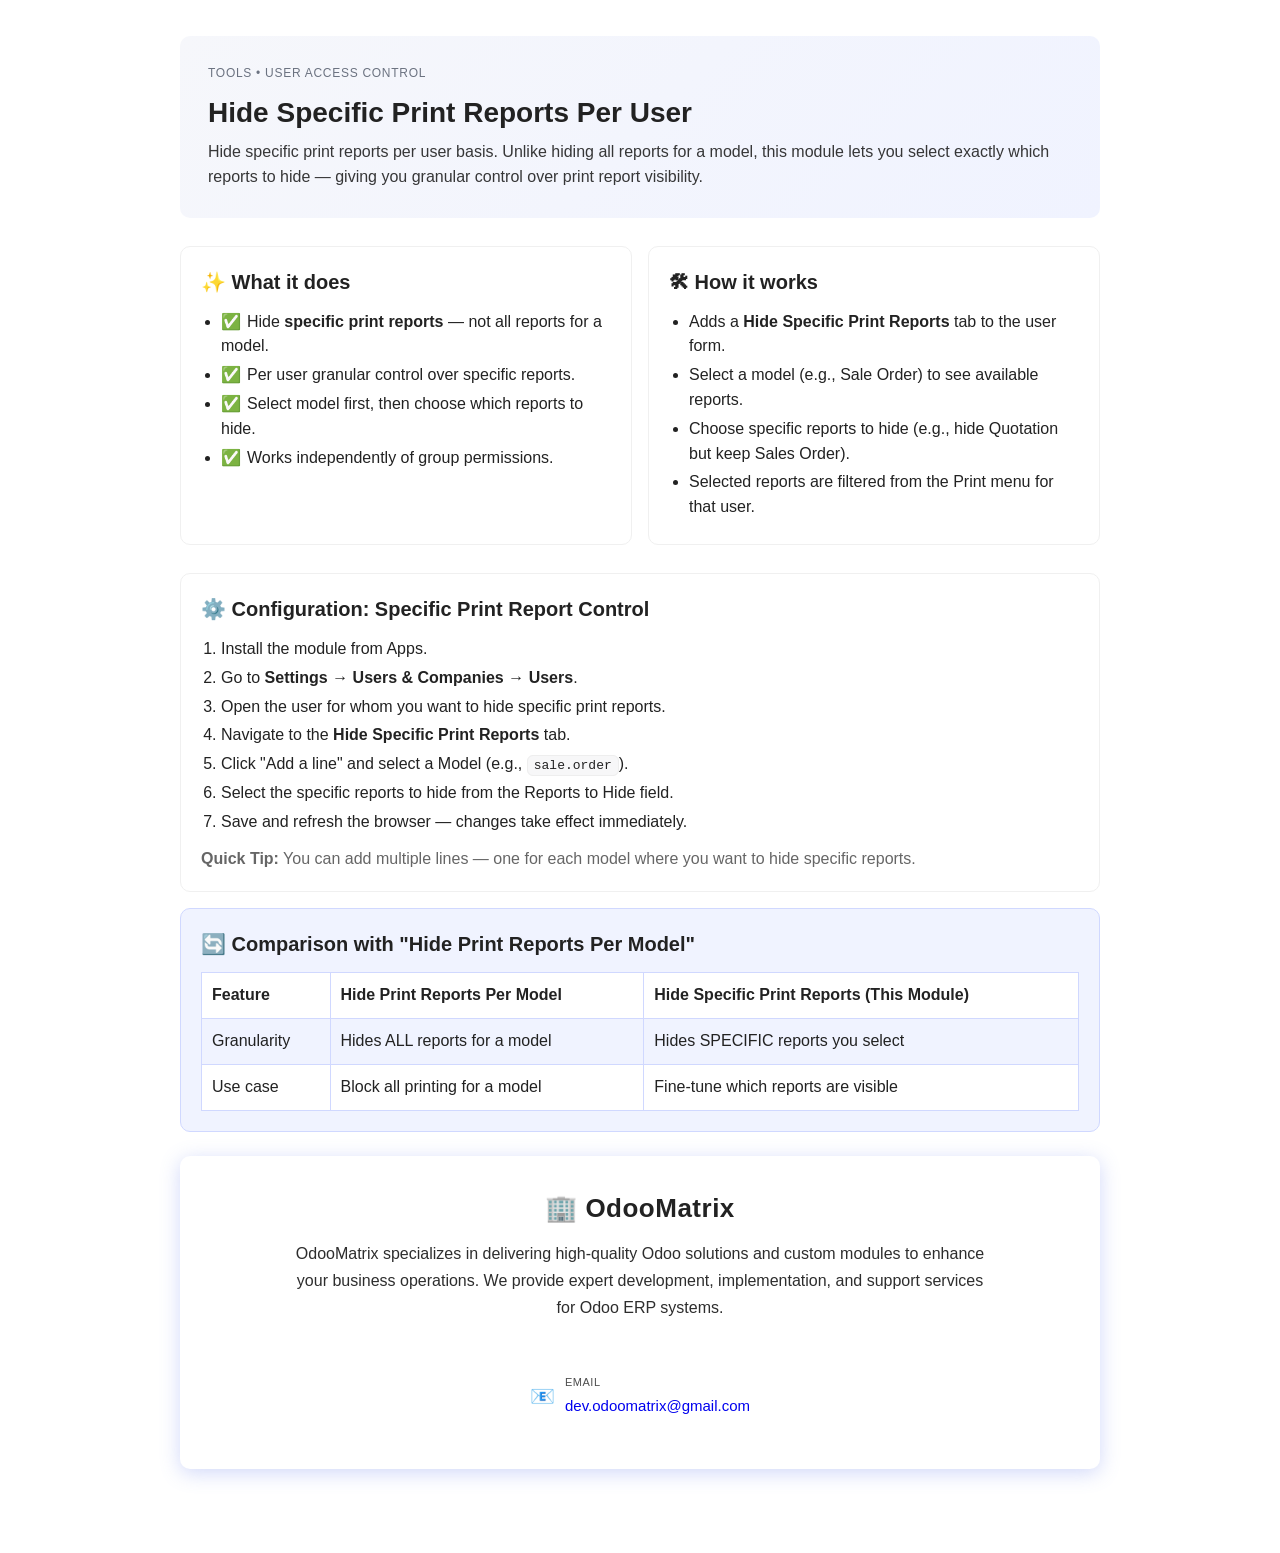
<file: om_specific_reports_access/static/description/index.html>
<!DOCTYPE html>
<html lang="en">
<head>
  <meta charset="utf-8" />
  <title>Hide Specific Print Reports Per User — Module Description</title>
  <meta name="viewport" content="width=device-width, initial-scale=1" />
</head>
<body style="font-family: -apple-system, BlinkMacSystemFont, 'Segoe UI', Roboto, Oxygen, Ubuntu, Cantarell, 'Helvetica Neue', Arial, 'Apple Color Emoji', 'Segoe UI Emoji', 'Segoe UI Symbol'; line-height: 1.55; margin: 0; color: #222;">
  <div style="max-width: 920px; margin: 0 auto; padding: 36px 20px 60px;">

    <!-- Hero Section -->
    <section style="background: linear-gradient(135deg, #f6f7fb, #f0f3ff); border-radius: 10px; padding: 28px; margin-bottom: 28px;">
      <div style="text-transform: uppercase; letter-spacing: 0.06em; font-size: 12px; color: #6b7280; margin-bottom: 8px;">Tools • User Access Control</div>
      <h1 style="margin: 0 0 6px; font-size: 28px;">Hide Specific Print Reports Per User</h1>
      <p style="margin: 0; font-size: 16px; opacity: 0.9;">Hide specific print reports per user basis. Unlike hiding all reports for a model, this module lets you select exactly which reports to hide — giving you granular control over print report visibility.</p>
    </section>

    <!-- Grid Section -->
    <section style="display: grid; grid-template-columns: repeat(auto-fit, minmax(260px, 1fr)); gap: 16px; margin-bottom: 28px;">
      <div style="background: #fff; border: 1px solid #f0f0f0; border-radius: 10px; padding: 20px;">
        <h2 style="margin: 0 0 12px 0; font-size: 20px;">✨ What it does</h2>
        <ul style="margin: 0.5em 0 0.25em 1.25em; padding: 0;">
          <li style="margin: 0.25em 0;"><span style="margin-right: 6px;">✅</span>Hide <strong>specific print reports</strong> — not all reports for a model.</li>
          <li style="margin: 0.25em 0;"><span style="margin-right: 6px;">✅</span>Per user granular control over specific reports.</li>
          <li style="margin: 0.25em 0;"><span style="margin-right: 6px;">✅</span>Select model first, then choose which reports to hide.</li>
          <li style="margin: 0.25em 0;"><span style="margin-right: 6px;">✅</span>Works independently of group permissions.</li>
        </ul>
      </div>

      <div style="background: #fff; border: 1px solid #f0f0f0; border-radius: 10px; padding: 20px;">
        <h2 style="margin: 0 0 12px 0; font-size: 20px;">🛠 How it works</h2>
        <ul style="margin: 0.5em 0 0.25em 1.25em; padding: 0;">
          <li style="margin: 0.25em 0;">Adds a <strong>Hide Specific Print Reports</strong> tab to the user form.</li>
          <li style="margin: 0.25em 0;">Select a model (e.g., Sale Order) to see available reports.</li>
          <li style="margin: 0.25em 0;">Choose specific reports to hide (e.g., hide Quotation but keep Sales Order).</li>
          <li style="margin: 0.25em 0;">Selected reports are filtered from the Print menu for that user.</li>
        </ul>
      </div>
    </section>

    <!-- Configuration Section -->
    <section style="background: #fff; border: 1px solid #f0f0f0; border-radius: 10px; padding: 20px; margin: 16px 0;">
      <h2 style="margin: 0 0 12px 0; font-size: 20px;">⚙️ Configuration: Specific Print Report Control</h2>
      <ol style="margin: 0.5em 0 0.25em 1.25em; padding: 0;">
        <li style="margin: 0.25em 0;">Install the module from Apps.</li>
        <li style="margin: 0.25em 0;">Go to <strong>Settings → Users & Companies → Users</strong>.</li>
        <li style="margin: 0.25em 0;">Open the user for whom you want to hide specific print reports.</li>
        <li style="margin: 0.25em 0;">Navigate to the <strong>Hide Specific Print Reports</strong> tab.</li>
        <li style="margin: 0.25em 0;">Click "Add a line" and select a Model (e.g., <code style="background: #f7f7f8; border: 1px solid #eee; border-radius: 6px; padding: 2px 6px;">sale.order</code>).</li>
        <li style="margin: 0.25em 0;">Select the specific reports to hide from the Reports to Hide field.</li>
        <li style="margin: 0.25em 0;">Save and refresh the browser — changes take effect immediately.</li>
      </ol>
      <p style="color: #666; margin: 12px 0 0 0;"><strong>Quick Tip:</strong> You can add multiple lines — one for each model where you want to hide specific reports.</p>
    </section>


    <!-- Comparison Section -->
    <section style="background: #f0f3ff; border: 1px solid #d0d8ff; border-radius: 10px; padding: 20px; margin: 16px 0;">
      <h2 style="margin: 0 0 12px 0; font-size: 20px;">🔄 Comparison with "Hide Print Reports Per Model"</h2>
      <table style="width: 100%; border-collapse: collapse; margin-top: 12px;">
        <tr style="background: #fff;">
          <th style="padding: 10px; border: 1px solid #d0d8ff; text-align: left;">Feature</th>
          <th style="padding: 10px; border: 1px solid #d0d8ff; text-align: left;">Hide Print Reports Per Model</th>
          <th style="padding: 10px; border: 1px solid #d0d8ff; text-align: left;">Hide Specific Print Reports (This Module)</th>
        </tr>
        <tr>
          <td style="padding: 10px; border: 1px solid #d0d8ff;">Granularity</td>
          <td style="padding: 10px; border: 1px solid #d0d8ff;">Hides ALL reports for a model</td>
          <td style="padding: 10px; border: 1px solid #d0d8ff;">Hides SPECIFIC reports you select</td>
        </tr>
        <tr style="background: #fff;">
          <td style="padding: 10px; border: 1px solid #d0d8ff;">Use case</td>
          <td style="padding: 10px; border: 1px solid #d0d8ff;">Block all printing for a model</td>
          <td style="padding: 10px; border: 1px solid #d0d8ff;">Fine-tune which reports are visible</td>
        </tr>
      </table>
    </section>

    <!-- About Company Section -->
    <section style="border-radius: 10px; padding: 32px; margin: 24px 0; box-shadow: 0 4px 20px rgba(102, 126, 234, 0.3);">
      <div style="text-align: center;">
        <h2 style="margin: 0 0 12px 0; font-size: 26px; font-weight: 600; letter-spacing: 0.5px;">🏢 OdooMatrix</h2>
        <p style="margin: 0 0 24px 0; font-size: 16px; line-height: 1.7; opacity: 0.95; max-width: 700px; margin-left: auto; margin-right: auto;">
          OdooMatrix specializes in delivering high-quality Odoo solutions and custom modules to enhance your business operations. We provide expert development, implementation, and support services for Odoo ERP systems.
        </p>
        <div style="display: inline-block; backdrop-filter: blur(10px); border-radius: 8px; padding: 20px 32px; margin-top: 8px;">
          <div style="display: flex; gap: 32px; align-items: center; justify-content: center; flex-wrap: wrap;">
            <div style="display: flex; align-items: center; gap: 10px;">
              <span style="font-size: 20px;">📧</span>
              <div style="text-align: left;">
                <div style="font-size: 11px; opacity: 0.8; text-transform: uppercase; letter-spacing: 0.5px; margin-bottom: 2px;">Email</div>
                <a href="mailto:dev.odoomatrix@gmail.com" style="text-decoration: none; font-weight: 500; font-size: 15px; border-bottom: 1px solid rgba(255, 255, 255, 0.3);">dev.odoomatrix@gmail.com</a>
              </div>
            </div>
          </div>
        </div>
      </div>
    </section>

  </div>
</body>
</html>
</file>
